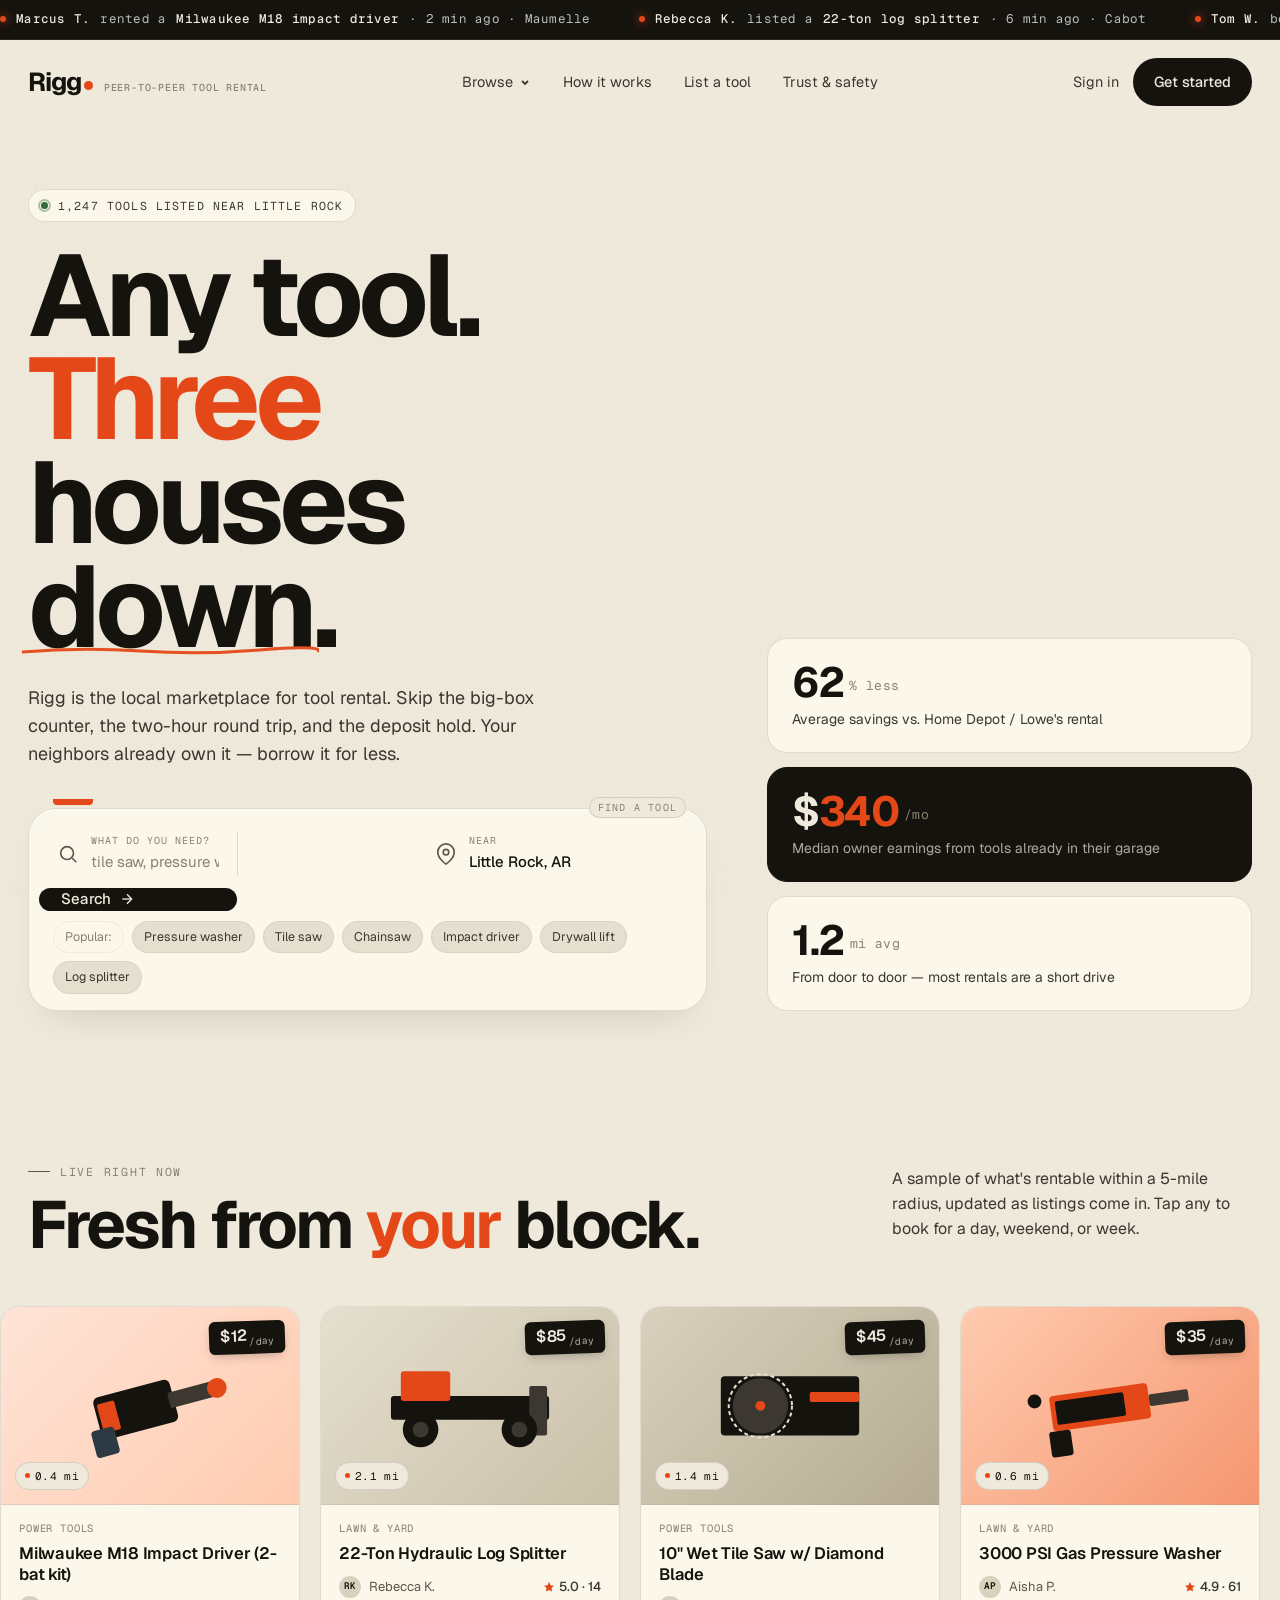
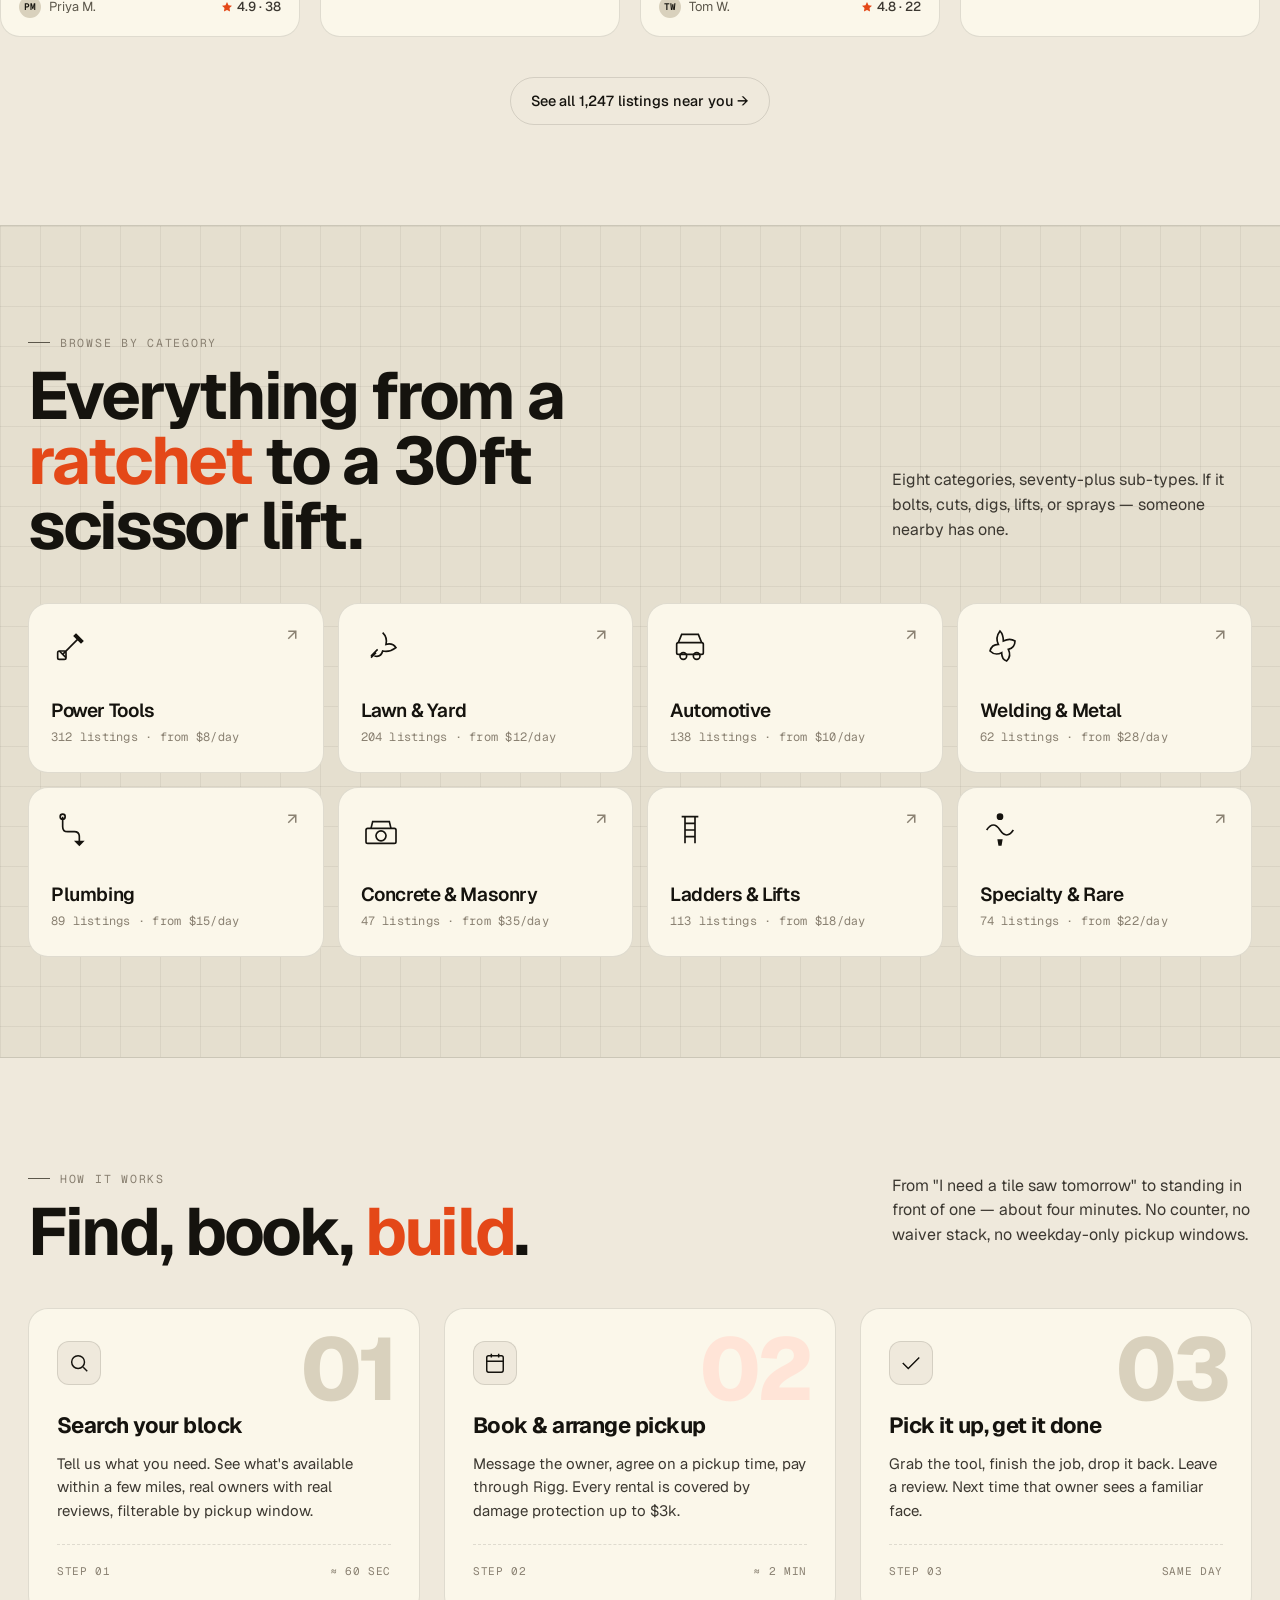
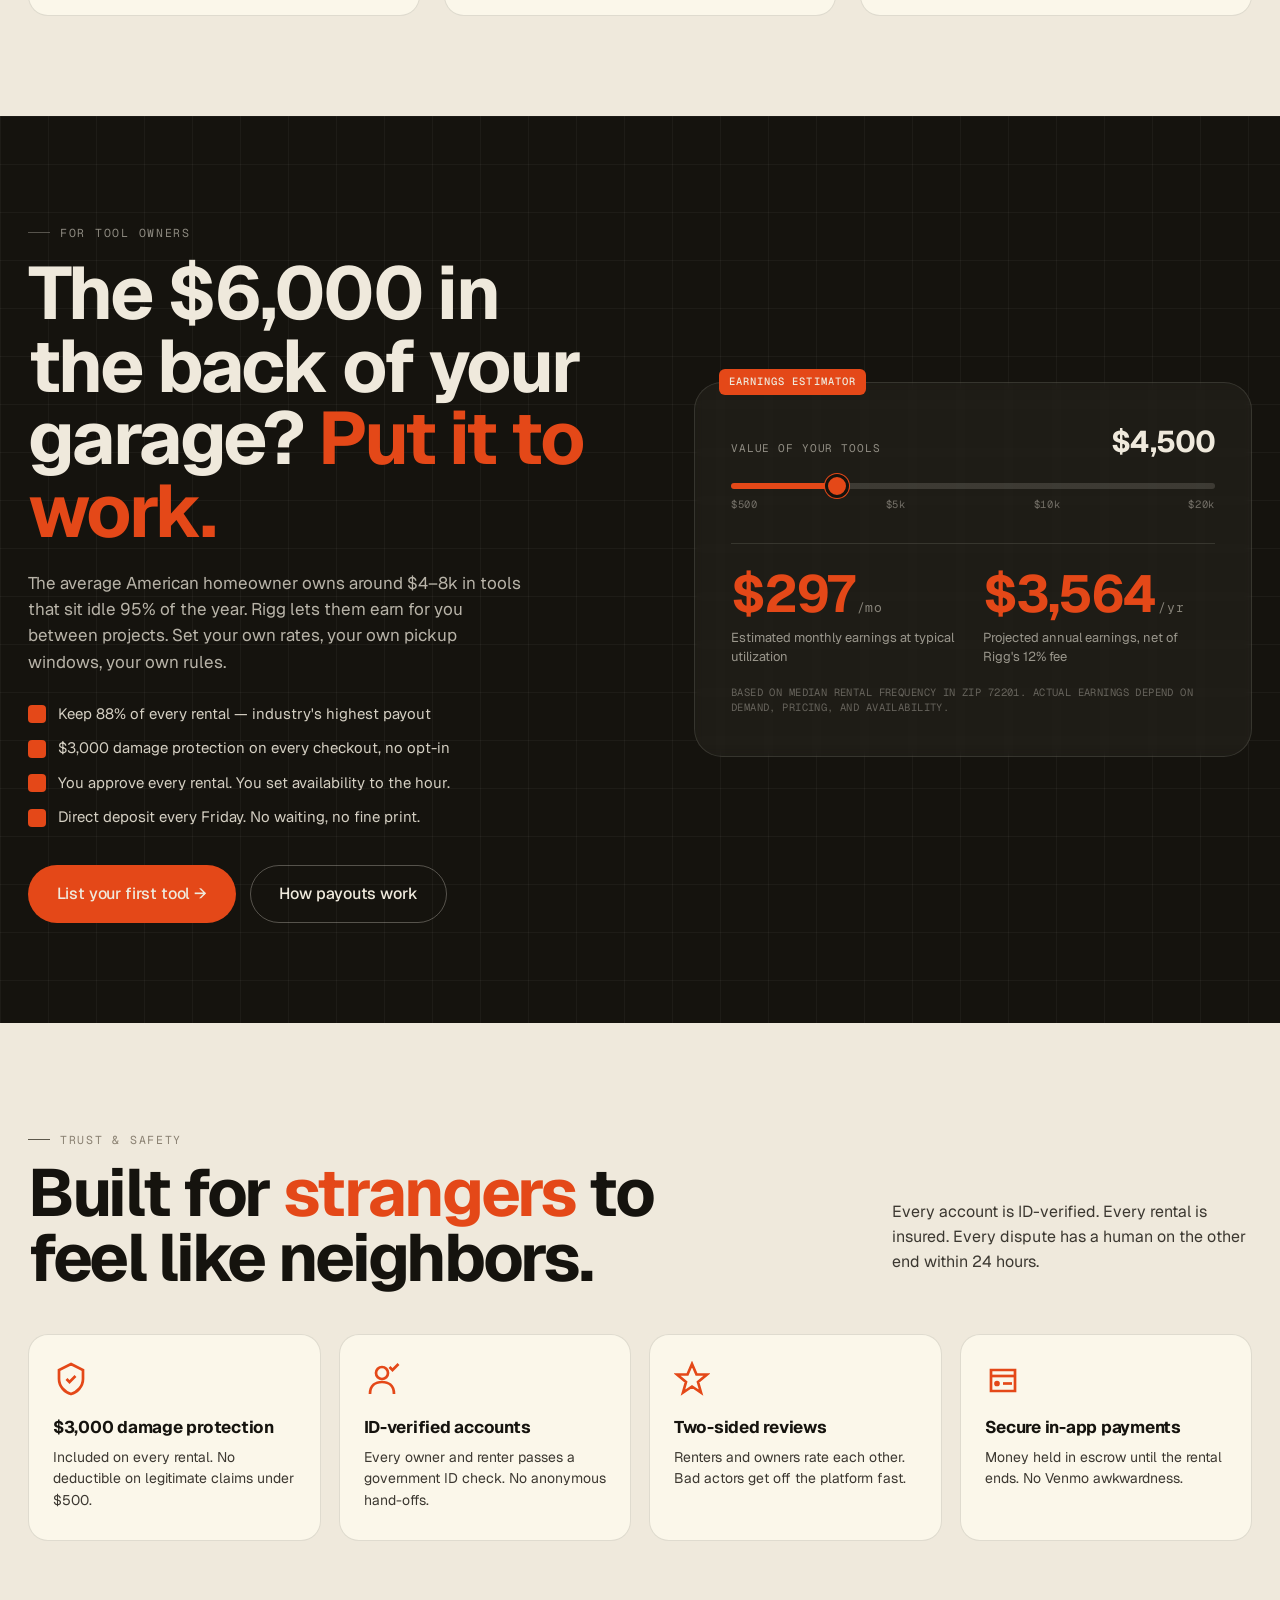
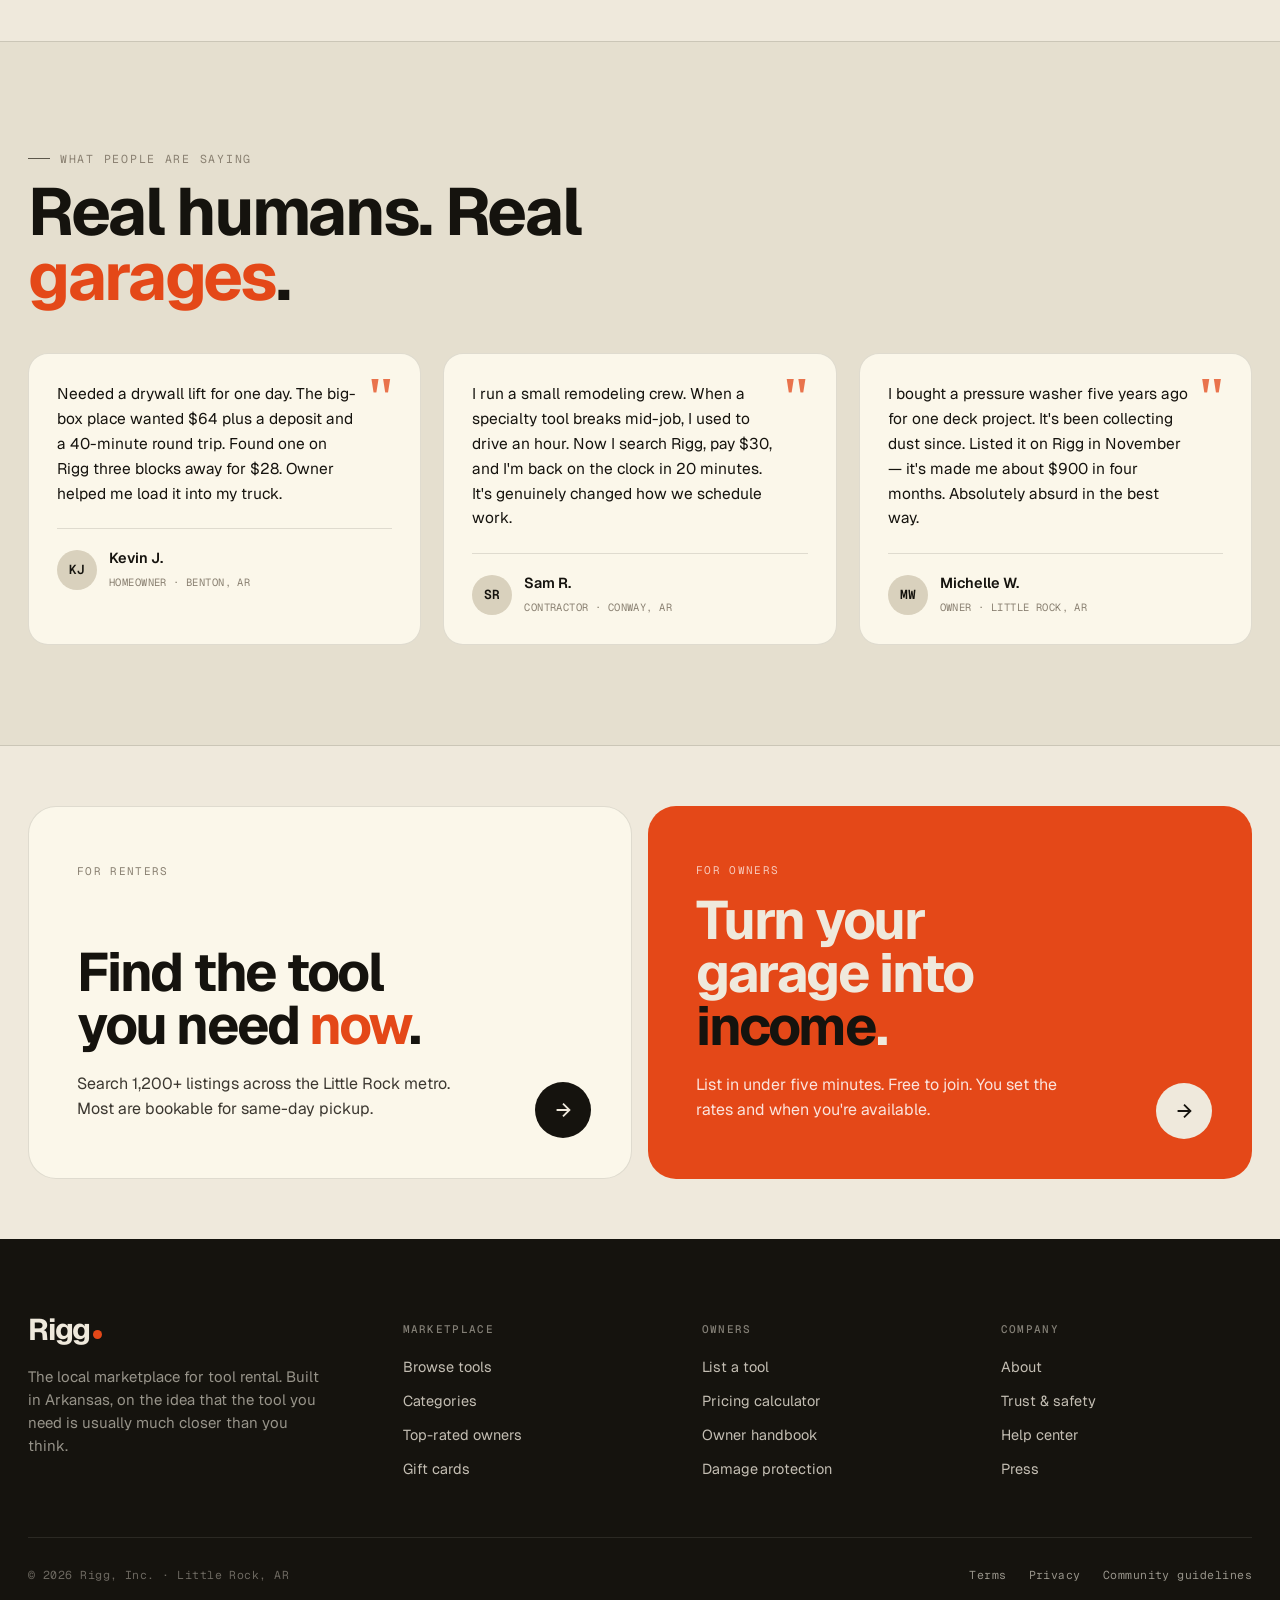
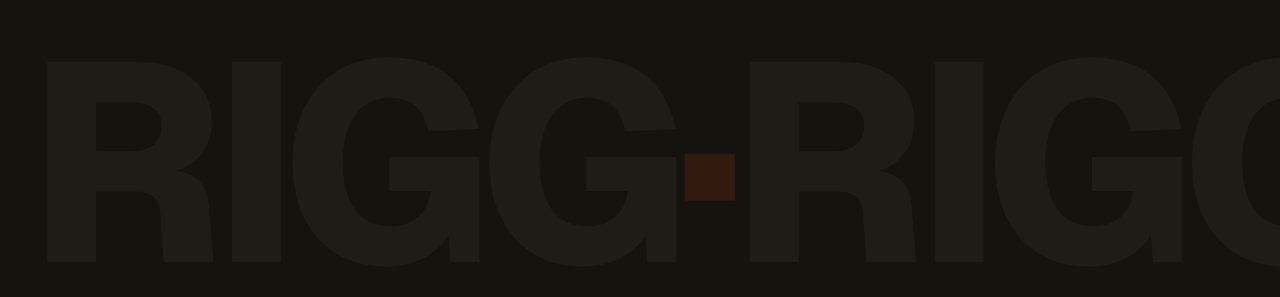
<file: index.html>
<!DOCTYPE html>
<html lang="en">
<head>
<meta charset="UTF-8" />
<meta name="viewport" content="width=device-width, initial-scale=1.0" />
<title>Rigg — Rent tools from your block</title>
<meta name="description" content="Rent tools from people near you. Skip the big-box rental counter, save money, and earn from gear sitting in your garage." />

<link rel="preconnect" href="https://fonts.googleapis.com">
<link rel="preconnect" href="https://fonts.gstatic.com" crossorigin>
<link href="https://fonts.googleapis.com/css2?family=Geist:wght@300..800&family=Geist+Mono:wght@400..600&display=swap" rel="stylesheet">
<link rel="stylesheet" href="styles.css">
</head>
<body>

<!-- ============== ACTIVITY TICKER ============== -->
<div class="ticker" aria-label="Live activity">
  <div class="ticker__rail">
    <span><span class="ticker__dot"></span><strong>Marcus T.</strong> rented a <strong>Milwaukee M18 impact driver</strong> · 2 min ago · Maumelle</span>
    <span><span class="ticker__dot"></span><strong>Rebecca K.</strong> listed a <strong>22-ton log splitter</strong> · 6 min ago · Cabot</span>
    <span><span class="ticker__dot"></span><strong>Tom W.</strong> booked a <strong>10" tile saw</strong> for Saturday · 11 min ago · Hillcrest</span>
    <span><span class="ticker__dot"></span><strong>Aisha P.</strong> returned a <strong>3000 PSI pressure washer</strong> · 14 min ago · Bryant</span>
    <span><span class="ticker__dot"></span><strong>Derek H.</strong> earned <strong>$76 this week</strong> renting out his Stihl · 18 min ago · Benton</span>
    <span><span class="ticker__dot"></span><strong>Marcus T.</strong> rented a <strong>Milwaukee M18 impact driver</strong> · 2 min ago · Maumelle</span>
    <span><span class="ticker__dot"></span><strong>Rebecca K.</strong> listed a <strong>22-ton log splitter</strong> · 6 min ago · Cabot</span>
    <span><span class="ticker__dot"></span><strong>Tom W.</strong> booked a <strong>10" tile saw</strong> for Saturday · 11 min ago · Hillcrest</span>
    <span><span class="ticker__dot"></span><strong>Aisha P.</strong> returned a <strong>3000 PSI pressure washer</strong> · 14 min ago · Bryant</span>
    <span><span class="ticker__dot"></span><strong>Derek H.</strong> earned <strong>$76 this week</strong> renting out his Stihl · 18 min ago · Benton</span>
  </div>
</div>

<!-- ============== NAV ============== -->
<nav class="nav" id="nav">
  <div class="container nav__row">
    <a href="index.html" class="logo" aria-label="Rigg home">
      Rigg<span class="logo__dot"></span>
      <sub>peer-to-peer tool rental</sub>
    </a>
    <div class="nav__links">
      <div class="nav__item" data-dropdown>
        <button class="nav__link" aria-haspopup="true" aria-expanded="false">
          Browse
          <svg viewBox="0 0 12 12" fill="none" stroke="currentColor" stroke-width="1.8"><polyline points="3 5 6 8 9 5"/></svg>
        </button>
        <div class="mega" role="menu">
          <div class="mega__head">
            <span>Browse by category</span>
            <a href="browse.html">View all 1,247 →</a>
          </div>
          <div class="mega__grid">
            <a href="browse.html?cat=power" class="mega__item">
              <svg class="mega__icon" viewBox="0 0 48 48" fill="none" stroke="currentColor" stroke-width="2.2"><path d="M14 34 L34 14"/><path d="M10 30 L18 38"/><rect x="8" y="30" width="10" height="10" rx="2"/><path d="M30 10 L38 18 L36 20 L28 12 Z" fill="currentColor"/></svg>
              <div class="mega__name">Power Tools</div>
              <div class="mega__count">312 listings</div>
            </a>
            <a href="browse.html?cat=lawn" class="mega__item">
              <svg class="mega__icon" viewBox="0 0 48 48" fill="none" stroke="currentColor" stroke-width="2.2"><path d="M12 36 L20 28 M18 32 L12 38"/><path d="M26 8 Q32 14 30 22 Q38 20 42 26 Q34 32 26 30 Q24 38 16 36"/></svg>
              <div class="mega__name">Lawn &amp; Yard</div>
              <div class="mega__count">204 listings</div>
            </a>
            <a href="browse.html?cat=auto" class="mega__item">
              <svg class="mega__icon" viewBox="0 0 48 48" fill="none" stroke="currentColor" stroke-width="2.2"><rect x="8" y="20" width="32" height="14" rx="2"/><circle cx="16" cy="36" r="4"/><circle cx="32" cy="36" r="4"/><path d="M10 20 L14 10 L34 10 L38 20"/></svg>
              <div class="mega__name">Automotive</div>
              <div class="mega__count">138 listings</div>
            </a>
            <a href="browse.html?cat=weld" class="mega__item">
              <svg class="mega__icon" viewBox="0 0 48 48" fill="none" stroke="currentColor" stroke-width="2.2"><path d="M24 6 Q18 14 22 22 Q14 22 12 30 Q18 36 26 32 Q26 40 32 42 Q38 36 34 28 Q42 26 42 18 Q36 14 28 18 Q28 10 24 6 Z"/></svg>
              <div class="mega__name">Welding</div>
              <div class="mega__count">62 listings</div>
            </a>
            <a href="browse.html?cat=plumbing" class="mega__item">
              <svg class="mega__icon" viewBox="0 0 48 48" fill="none" stroke="currentColor" stroke-width="2.2"><path d="M14 8 L14 20 Q14 26 20 26 L28 26 Q34 26 34 32 L34 42"/><circle cx="14" cy="8" r="3"/><path d="M30 38 L34 42 L38 38 Z" fill="currentColor"/></svg>
              <div class="mega__name">Plumbing</div>
              <div class="mega__count">89 listings</div>
            </a>
            <a href="browse.html?cat=concrete" class="mega__item">
              <svg class="mega__icon" viewBox="0 0 48 48" fill="none" stroke="currentColor" stroke-width="2.2"><rect x="6" y="22" width="36" height="18" rx="2"/><circle cx="24" cy="31" r="6"/><path d="M12 22 L14 14 L34 14 L36 22"/></svg>
              <div class="mega__name">Concrete</div>
              <div class="mega__count">47 listings</div>
            </a>
            <a href="browse.html?cat=ladders" class="mega__item">
              <svg class="mega__icon" viewBox="0 0 48 48" fill="none" stroke="currentColor" stroke-width="2.2"><path d="M18 8 L18 40 M30 8 L30 40 M18 16 L30 16 M18 24 L30 24 M18 32 L30 32"/><path d="M14 8 L34 8"/></svg>
              <div class="mega__name">Ladders &amp; Lifts</div>
              <div class="mega__count">113 listings</div>
            </a>
            <a href="browse.html?cat=specialty" class="mega__item">
              <svg class="mega__icon" viewBox="0 0 48 48" fill="none" stroke="currentColor" stroke-width="2.2"><path d="M8 24 Q16 12 24 24 T40 24"/><circle cx="24" cy="8" r="3" fill="currentColor"/><path d="M22 36 L26 36 L25 42 L23 42 Z" fill="currentColor"/></svg>
              <div class="mega__name">Specialty &amp; Rare</div>
              <div class="mega__count">74 listings</div>
            </a>
          </div>
          <a href="listing.html?surprise=1" class="mega__surprise" id="surpriseMe">
            <div class="mega__surprise-left">
              <div class="mega__die">🎲</div>
              <div>
                <strong>Surprise me</strong>
                <small>Open a random tool — might find something you didn't know you needed</small>
              </div>
            </div>
            <div class="mega__arrow">
              <svg viewBox="0 0 24 24" fill="none" stroke="currentColor" stroke-width="2"><line x1="5" y1="12" x2="19" y2="12"/><polyline points="12 5 19 12 12 19"/></svg>
            </div>
          </a>
        </div>
      </div>
      <a href="#how" class="nav__link">How it works</a>
      <a href="#earn" class="nav__link">List a tool</a>
      <a href="#trust" class="nav__link">Trust &amp; safety</a>
    </div>
    <div class="nav__cta">
      <a href="#" class="nav__signin">Sign in</a>
      <a href="browse.html" class="btn btn--primary">Get started</a>
      <button class="btn btn--ghost nav__burger" aria-label="Menu">
        <svg width="20" height="20" viewBox="0 0 24 24" fill="none" stroke="currentColor" stroke-width="2"><line x1="3" y1="7" x2="21" y2="7"/><line x1="3" y1="17" x2="21" y2="17"/></svg>
      </button>
    </div>
  </div>
</nav>

<!-- ============== HERO ============== -->
<header class="hero">
  <div class="container hero__grid">
    <div>
      <span class="eyebrow rise rise-1"><span class="eyebrow__live"></span>1,247 tools listed near Little Rock</span>
      <h1 class="rise rise-2">
        Any tool.<br>
        <span class="accent">Three</span> houses<br>
        <span class="scribble">down</span>.
      </h1>
      <p class="hero__sub rise rise-3">
        Rigg is the local marketplace for tool rental. Skip the big-box counter, the two-hour round trip, and the deposit hold. Your neighbors already own it — borrow it for less.
      </p>

      <div class="console rise rise-4" style="margin-top: 40px;">
        <span class="console__label">Find a tool</span>
        <div class="console__row">
          <div class="console__field">
            <svg class="console__icon" viewBox="0 0 24 24" fill="none" stroke="currentColor" stroke-width="1.8"><circle cx="11" cy="11" r="7"/><line x1="21" y1="21" x2="16.65" y2="16.65"/></svg>
            <div style="flex:1;">
              <label>What do you need?</label>
              <input type="text" placeholder="tile saw, pressure washer, log splitter…" id="heroSearch" />
            </div>
          </div>
          <div class="console__divider"></div>
          <div class="console__field">
            <svg class="console__icon" viewBox="0 0 24 24" fill="none" stroke="currentColor" stroke-width="1.8"><path d="M21 10c0 7-9 13-9 13s-9-6-9-13a9 9 0 0 1 18 0z"/><circle cx="12" cy="10" r="3"/></svg>
            <div style="flex:1;">
              <label>Near</label>
              <input type="text" value="Little Rock, AR" />
            </div>
          </div>
          <a href="browse.html" class="console__submit">
            Search
            <svg viewBox="0 0 24 24" fill="none" stroke="currentColor" stroke-width="2"><line x1="5" y1="12" x2="19" y2="12"/><polyline points="12 5 19 12 12 19"/></svg>
          </a>
        </div>
        <div class="console__chips">
          <span class="chip chip--ghost" style="color: var(--muted); cursor: default;">Popular:</span>
          <a href="browse.html?q=pressure+washer" class="chip">Pressure washer</a>
          <a href="browse.html?q=tile+saw" class="chip">Tile saw</a>
          <a href="browse.html?q=chainsaw" class="chip">Chainsaw</a>
          <a href="browse.html?q=impact+driver" class="chip">Impact driver</a>
          <a href="browse.html?q=drywall+lift" class="chip">Drywall lift</a>
          <a href="browse.html?q=log+splitter" class="chip">Log splitter</a>
        </div>
      </div>
    </div>

    <div class="stats-stack rise rise-5">
      <div class="stat-card">
        <div class="stat-card__num">62<sub>% less</sub></div>
        <div class="stat-card__label">Average savings vs. Home Depot / Lowe's rental</div>
      </div>
      <div class="stat-card stat-card--orange">
        <div class="stat-card__num">$<span class="accent">340</span><sub>/mo</sub></div>
        <div class="stat-card__label">Median owner earnings from tools already in their garage</div>
      </div>
      <div class="stat-card">
        <div class="stat-card__num">1.2<sub>mi avg</sub></div>
        <div class="stat-card__label">From door to door — most rentals are a short drive</div>
      </div>
    </div>
  </div>
</header>

<!-- ============== LIVE LISTINGS ============== -->
<section class="section listings-section" id="browse">
  <div class="container">
    <div class="section-head">
      <div>
        <span class="kicker">Live right now</span>
        <h2>Fresh from <span class="accent">your</span> block.</h2>
      </div>
      <div class="section-head__right">
        <p>A sample of what's rentable within a 5-mile radius, updated as listings come in. Tap any to book for a day, weekend, or week.</p>
      </div>
    </div>
  </div>

  <div class="container">
    <div class="listings-strip" id="listingsStrip">
      <a href="listing.html?id=milwaukee-impact" class="listing">
        <div class="listing__image" style="background: linear-gradient(135deg, #FFE4D7 0%, #FFCBAF 100%);">
          <svg class="tool-illo" viewBox="0 0 300 200" xmlns="http://www.w3.org/2000/svg">
            <g transform="translate(150 100) rotate(-15)">
              <rect x="-55" y="-22" width="80" height="44" rx="6" fill="#15130E"/>
              <rect x="-52" y="-15" width="18" height="30" rx="2" fill="#E44818"/>
              <rect x="20" y="-8" width="50" height="16" rx="2" fill="#3C3831"/>
              <circle cx="70" cy="0" r="10" fill="#E44818"/>
              <rect x="-65" y="10" width="24" height="28" rx="4" fill="#2D3A44"/>
            </g>
          </svg>
          <div class="listing__price-tag">$12<sub>/day</sub></div>
          <div class="listing__distance">0.4 mi</div>
        </div>
        <div class="listing__body">
          <div class="listing__cat">Power tools</div>
          <div class="listing__title">Milwaukee M18 Impact Driver (2-bat kit)</div>
          <div class="listing__meta">
            <div class="listing__owner"><div class="owner-avatar">PM</div>Priya M.</div>
            <span class="listing__rating">
              <svg viewBox="0 0 24 24" fill="currentColor"><polygon points="12 2 15.09 8.26 22 9.27 17 14.14 18.18 21.02 12 17.77 5.82 21.02 7 14.14 2 9.27 8.91 8.26"/></svg>
              4.9 · 38
            </span>
          </div>
        </div>
      </a>

      <a href="listing.html?id=log-splitter" class="listing">
        <div class="listing__image" style="background: linear-gradient(135deg, #E5DFCF 0%, #C9C0A8 100%);">
          <svg class="tool-illo" viewBox="0 0 300 200" xmlns="http://www.w3.org/2000/svg">
            <g transform="translate(150 100)">
              <rect x="-80" y="-10" width="160" height="24" rx="3" fill="#15130E"/>
              <rect x="-70" y="-35" width="50" height="30" rx="3" fill="#E44818"/>
              <rect x="60" y="-20" width="18" height="50" rx="2" fill="#3C3831"/>
              <circle cx="-50" cy="24" r="18" fill="#15130E"/>
              <circle cx="-50" cy="24" r="8" fill="#3C3831"/>
              <circle cx="50" cy="24" r="18" fill="#15130E"/>
              <circle cx="50" cy="24" r="8" fill="#3C3831"/>
            </g>
          </svg>
          <div class="listing__price-tag">$85<sub>/day</sub></div>
          <div class="listing__distance">2.1 mi</div>
        </div>
        <div class="listing__body">
          <div class="listing__cat">Lawn &amp; yard</div>
          <div class="listing__title">22-Ton Hydraulic Log Splitter</div>
          <div class="listing__meta">
            <div class="listing__owner"><div class="owner-avatar">RK</div>Rebecca K.</div>
            <span class="listing__rating">
              <svg viewBox="0 0 24 24" fill="currentColor"><polygon points="12 2 15.09 8.26 22 9.27 17 14.14 18.18 21.02 12 17.77 5.82 21.02 7 14.14 2 9.27 8.91 8.26"/></svg>
              5.0 · 14
            </span>
          </div>
        </div>
      </a>

      <a href="listing.html" class="listing">
        <div class="listing__image" style="background: linear-gradient(135deg, #D9D1BD 0%, #B5AB92 100%);">
          <svg class="tool-illo" viewBox="0 0 300 200" xmlns="http://www.w3.org/2000/svg">
            <g transform="translate(150 100)">
              <rect x="-70" y="-30" width="140" height="60" rx="4" fill="#15130E"/>
              <circle cx="-30" cy="0" r="32" fill="none" stroke="#E5DFCF" stroke-width="2" stroke-dasharray="4 3"/>
              <circle cx="-30" cy="0" r="28" fill="#3C3831"/>
              <circle cx="-30" cy="0" r="5" fill="#E44818"/>
              <rect x="20" y="-14" width="50" height="10" rx="2" fill="#E44818"/>
            </g>
          </svg>
          <div class="listing__price-tag">$45<sub>/day</sub></div>
          <div class="listing__distance">1.4 mi</div>
        </div>
        <div class="listing__body">
          <div class="listing__cat">Power tools</div>
          <div class="listing__title">10" Wet Tile Saw w/ Diamond Blade</div>
          <div class="listing__meta">
            <div class="listing__owner"><div class="owner-avatar">TW</div>Tom W.</div>
            <span class="listing__rating">
              <svg viewBox="0 0 24 24" fill="currentColor"><polygon points="12 2 15.09 8.26 22 9.27 17 14.14 18.18 21.02 12 17.77 5.82 21.02 7 14.14 2 9.27 8.91 8.26"/></svg>
              4.8 · 22
            </span>
          </div>
        </div>
      </a>

      <a href="listing.html?id=pressure-washer" class="listing">
        <div class="listing__image" style="background: linear-gradient(135deg, #FFCBAF 0%, #F59670 100%);">
          <svg class="tool-illo" viewBox="0 0 300 200" xmlns="http://www.w3.org/2000/svg">
            <g transform="translate(150 100) rotate(-8)">
              <rect x="-60" y="-18" width="100" height="36" rx="4" fill="#E44818"/>
              <rect x="-55" y="-12" width="70" height="24" rx="2" fill="#15130E"/>
              <rect x="40" y="-6" width="40" height="12" rx="2" fill="#3C3831"/>
              <rect x="-65" y="18" width="22" height="26" rx="3" fill="#15130E"/>
              <circle cx="-75" cy="-15" r="7" fill="#15130E"/>
            </g>
          </svg>
          <div class="listing__price-tag">$35<sub>/day</sub></div>
          <div class="listing__distance">0.6 mi</div>
        </div>
        <div class="listing__body">
          <div class="listing__cat">Lawn &amp; yard</div>
          <div class="listing__title">3000 PSI Gas Pressure Washer</div>
          <div class="listing__meta">
            <div class="listing__owner"><div class="owner-avatar">AP</div>Aisha P.</div>
            <span class="listing__rating">
              <svg viewBox="0 0 24 24" fill="currentColor"><polygon points="12 2 15.09 8.26 22 9.27 17 14.14 18.18 21.02 12 17.77 5.82 21.02 7 14.14 2 9.27 8.91 8.26"/></svg>
              4.9 · 61
            </span>
          </div>
        </div>
      </a>

      <a href="listing.html?id=chainsaw" class="listing">
        <div class="listing__image" style="background: linear-gradient(135deg, #2D3A44 0%, #4A5A68 100%);">
          <svg class="tool-illo" viewBox="0 0 300 200" xmlns="http://www.w3.org/2000/svg">
            <g transform="translate(150 100) rotate(-10)">
              <rect x="-20" y="-8" width="90" height="16" rx="2" fill="#E44818"/>
              <path d="M70 -8 L110 -4 L110 4 L70 8 Z" fill="#E5DFCF"/>
              <rect x="-80" y="-24" width="60" height="48" rx="8" fill="#15130E"/>
              <circle cx="-70" cy="0" r="8" fill="#E44818"/>
              <rect x="-95" y="-8" width="20" height="16" rx="2" fill="#3C3831"/>
            </g>
          </svg>
          <div class="listing__price-tag">$38<sub>/day</sub></div>
          <div class="listing__distance">1.9 mi</div>
        </div>
        <div class="listing__body">
          <div class="listing__cat">Lawn &amp; yard</div>
          <div class="listing__title">Stihl MS 271 Farm Boss Chainsaw</div>
          <div class="listing__meta">
            <div class="listing__owner"><div class="owner-avatar">DH</div>Derek H.</div>
            <span class="listing__rating">
              <svg viewBox="0 0 24 24" fill="currentColor"><polygon points="12 2 15.09 8.26 22 9.27 17 14.14 18.18 21.02 12 17.77 5.82 21.02 7 14.14 2 9.27 8.91 8.26"/></svg>
              5.0 · 27
            </span>
          </div>
        </div>
      </a>

      <a href="listing.html?id=drywall-lift" class="listing">
        <div class="listing__image" style="background: linear-gradient(135deg, #EFE9DC 0%, #D9D1BD 100%);">
          <svg class="tool-illo" viewBox="0 0 300 200" xmlns="http://www.w3.org/2000/svg">
            <g transform="translate(150 100)">
              <line x1="-50" y1="-60" x2="-50" y2="60" stroke="#15130E" stroke-width="4"/>
              <line x1="50" y1="-60" x2="50" y2="60" stroke="#15130E" stroke-width="4"/>
              <line x1="-50" y1="-40" x2="50" y2="-40" stroke="#15130E" stroke-width="3"/>
              <line x1="-50" y1="-10" x2="50" y2="-10" stroke="#15130E" stroke-width="3"/>
              <line x1="-50" y1="20" x2="50" y2="20" stroke="#15130E" stroke-width="3"/>
              <rect x="-60" y="-65" width="120" height="8" fill="#E44818"/>
            </g>
          </svg>
          <div class="listing__price-tag">$28<sub>/day</sub></div>
          <div class="listing__distance">3.2 mi</div>
        </div>
        <div class="listing__body">
          <div class="listing__cat">Specialty</div>
          <div class="listing__title">11-ft Drywall &amp; Panel Lift</div>
          <div class="listing__meta">
            <div class="listing__owner"><div class="owner-avatar">LB</div>Lisa B.</div>
            <span class="listing__rating">
              <svg viewBox="0 0 24 24" fill="currentColor"><polygon points="12 2 15.09 8.26 22 9.27 17 14.14 18.18 21.02 12 17.77 5.82 21.02 7 14.14 2 9.27 8.91 8.26"/></svg>
              4.7 · 9
            </span>
          </div>
        </div>
      </a>

      <a href="listing.html?id=compactor" class="listing">
        <div class="listing__image" style="background: linear-gradient(135deg, #B83712 0%, #E44818 100%);">
          <svg class="tool-illo" viewBox="0 0 300 200" xmlns="http://www.w3.org/2000/svg">
            <g transform="translate(150 100)">
              <rect x="-55" y="-10" width="110" height="40" rx="4" fill="#15130E"/>
              <rect x="-70" y="-30" width="40" height="24" rx="3" fill="#3C3831"/>
              <circle cx="-40" cy="30" r="14" fill="#15130E" stroke="#EFE9DC" stroke-width="3"/>
              <circle cx="40" cy="30" r="14" fill="#15130E" stroke="#EFE9DC" stroke-width="3"/>
              <rect x="-20" y="-22" width="50" height="12" rx="2" fill="#EFE9DC"/>
            </g>
          </svg>
          <div class="listing__price-tag">$55<sub>/day</sub></div>
          <div class="listing__distance">2.5 mi</div>
        </div>
        <div class="listing__body">
          <div class="listing__cat">Concrete</div>
          <div class="listing__title">Honda GX-Powered Plate Compactor</div>
          <div class="listing__meta">
            <div class="listing__owner"><div class="owner-avatar">CO</div>Chris O.</div>
            <span class="listing__rating">
              <svg viewBox="0 0 24 24" fill="currentColor"><polygon points="12 2 15.09 8.26 22 9.27 17 14.14 18.18 21.02 12 17.77 5.82 21.02 7 14.14 2 9.27 8.91 8.26"/></svg>
              4.9 · 18
            </span>
          </div>
        </div>
      </a>

      <a href="listing.html?id=sawzall" class="listing">
        <div class="listing__image" style="background: linear-gradient(135deg, #FBF7EA 0%, #E5DFCF 100%);">
          <svg class="tool-illo" viewBox="0 0 300 200" xmlns="http://www.w3.org/2000/svg">
            <g transform="translate(150 100) rotate(20)">
              <rect x="-70" y="-10" width="100" height="20" rx="3" fill="#E44818"/>
              <rect x="30" y="-5" width="80" height="10" rx="2" fill="#3C3831"/>
              <rect x="-90" y="-20" width="25" height="40" rx="4" fill="#15130E"/>
              <circle cx="110" cy="0" r="6" fill="#15130E"/>
            </g>
          </svg>
          <div class="listing__price-tag">$15<sub>/day</sub></div>
          <div class="listing__distance">0.8 mi</div>
        </div>
        <div class="listing__body">
          <div class="listing__cat">Power tools</div>
          <div class="listing__title">DeWalt 20V Sawzall Recip Saw</div>
          <div class="listing__meta">
            <div class="listing__owner"><div class="owner-avatar">MT</div>Marcus T.</div>
            <span class="listing__rating">
              <svg viewBox="0 0 24 24" fill="currentColor"><polygon points="12 2 15.09 8.26 22 9.27 17 14.14 18.18 21.02 12 17.77 5.82 21.02 7 14.14 2 9.27 8.91 8.26"/></svg>
              4.8 · 43
            </span>
          </div>
        </div>
      </a>
    </div>

    <div style="display: flex; justify-content: center; margin-top: 10px;">
      <a href="browse.html" class="btn btn--ghost">See all 1,247 listings near you →</a>
    </div>
  </div>
</section>

<!-- ============== CATEGORIES ============== -->
<section class="section categories-section">
  <div class="container">
    <div class="section-head">
      <div>
        <span class="kicker">Browse by category</span>
        <h2>Everything from a <span class="accent">ratchet</span> to a 30ft scissor lift.</h2>
      </div>
      <div class="section-head__right">
        <p>Eight categories, seventy-plus sub-types. If it bolts, cuts, digs, lifts, or sprays — someone nearby has one.</p>
      </div>
    </div>

    <div class="cat-grid">
      <a href="browse.html?cat=power" class="cat">
        <svg class="cat__icon" viewBox="0 0 48 48" fill="none" stroke="currentColor" stroke-width="2"><path d="M14 34 L34 14"/><path d="M10 30 L18 38"/><rect x="8" y="30" width="10" height="10" rx="2"/><path d="M30 10 L38 18 L36 20 L28 12 Z" fill="currentColor"/></svg>
        <div class="cat__arrow"><svg viewBox="0 0 24 24" fill="none" stroke="currentColor" stroke-width="2"><line x1="7" y1="17" x2="17" y2="7"/><polyline points="7 7 17 7 17 17"/></svg></div>
        <div>
          <div class="cat__name">Power Tools</div>
          <div class="cat__count">312 listings · from $8/day</div>
        </div>
      </a>
      <a href="browse.html?cat=lawn" class="cat">
        <svg class="cat__icon" viewBox="0 0 48 48" fill="none" stroke="currentColor" stroke-width="2"><path d="M12 36 L20 28 M18 32 L12 38"/><path d="M26 8 Q32 14 30 22 Q38 20 42 26 Q34 32 26 30 Q24 38 16 36"/></svg>
        <div class="cat__arrow"><svg viewBox="0 0 24 24" fill="none" stroke="currentColor" stroke-width="2"><line x1="7" y1="17" x2="17" y2="7"/><polyline points="7 7 17 7 17 17"/></svg></div>
        <div>
          <div class="cat__name">Lawn &amp; Yard</div>
          <div class="cat__count">204 listings · from $12/day</div>
        </div>
      </a>
      <a href="browse.html?cat=auto" class="cat">
        <svg class="cat__icon" viewBox="0 0 48 48" fill="none" stroke="currentColor" stroke-width="2"><rect x="8" y="20" width="32" height="14" rx="2"/><circle cx="16" cy="36" r="4"/><circle cx="32" cy="36" r="4"/><path d="M10 20 L14 10 L34 10 L38 20"/></svg>
        <div class="cat__arrow"><svg viewBox="0 0 24 24" fill="none" stroke="currentColor" stroke-width="2"><line x1="7" y1="17" x2="17" y2="7"/><polyline points="7 7 17 7 17 17"/></svg></div>
        <div>
          <div class="cat__name">Automotive</div>
          <div class="cat__count">138 listings · from $10/day</div>
        </div>
      </a>
      <a href="browse.html?cat=weld" class="cat">
        <svg class="cat__icon" viewBox="0 0 48 48" fill="none" stroke="currentColor" stroke-width="2"><path d="M24 6 Q18 14 22 22 Q14 22 12 30 Q18 36 26 32 Q26 40 32 42 Q38 36 34 28 Q42 26 42 18 Q36 14 28 18 Q28 10 24 6 Z"/></svg>
        <div class="cat__arrow"><svg viewBox="0 0 24 24" fill="none" stroke="currentColor" stroke-width="2"><line x1="7" y1="17" x2="17" y2="7"/><polyline points="7 7 17 7 17 17"/></svg></div>
        <div>
          <div class="cat__name">Welding &amp; Metal</div>
          <div class="cat__count">62 listings · from $28/day</div>
        </div>
      </a>
      <a href="browse.html?cat=plumbing" class="cat">
        <svg class="cat__icon" viewBox="0 0 48 48" fill="none" stroke="currentColor" stroke-width="2"><path d="M14 8 L14 20 Q14 26 20 26 L28 26 Q34 26 34 32 L34 42"/><circle cx="14" cy="8" r="3"/><path d="M30 38 L34 42 L38 38 Z" fill="currentColor"/></svg>
        <div class="cat__arrow"><svg viewBox="0 0 24 24" fill="none" stroke="currentColor" stroke-width="2"><line x1="7" y1="17" x2="17" y2="7"/><polyline points="7 7 17 7 17 17"/></svg></div>
        <div>
          <div class="cat__name">Plumbing</div>
          <div class="cat__count">89 listings · from $15/day</div>
        </div>
      </a>
      <a href="browse.html?cat=concrete" class="cat">
        <svg class="cat__icon" viewBox="0 0 48 48" fill="none" stroke="currentColor" stroke-width="2"><rect x="6" y="22" width="36" height="18" rx="2"/><circle cx="24" cy="31" r="6"/><path d="M12 22 L14 14 L34 14 L36 22"/></svg>
        <div class="cat__arrow"><svg viewBox="0 0 24 24" fill="none" stroke="currentColor" stroke-width="2"><line x1="7" y1="17" x2="17" y2="7"/><polyline points="7 7 17 7 17 17"/></svg></div>
        <div>
          <div class="cat__name">Concrete &amp; Masonry</div>
          <div class="cat__count">47 listings · from $35/day</div>
        </div>
      </a>
      <a href="browse.html?cat=ladders" class="cat">
        <svg class="cat__icon" viewBox="0 0 48 48" fill="none" stroke="currentColor" stroke-width="2"><path d="M18 8 L18 40 M30 8 L30 40 M18 16 L30 16 M18 24 L30 24 M18 32 L30 32"/><path d="M14 8 L34 8"/></svg>
        <div class="cat__arrow"><svg viewBox="0 0 24 24" fill="none" stroke="currentColor" stroke-width="2"><line x1="7" y1="17" x2="17" y2="7"/><polyline points="7 7 17 7 17 17"/></svg></div>
        <div>
          <div class="cat__name">Ladders &amp; Lifts</div>
          <div class="cat__count">113 listings · from $18/day</div>
        </div>
      </a>
      <a href="browse.html?cat=specialty" class="cat">
        <svg class="cat__icon" viewBox="0 0 48 48" fill="none" stroke="currentColor" stroke-width="2"><path d="M8 24 Q16 12 24 24 T40 24"/><circle cx="24" cy="8" r="3" fill="currentColor"/><path d="M22 36 L26 36 L25 42 L23 42 Z" fill="currentColor"/></svg>
        <div class="cat__arrow"><svg viewBox="0 0 24 24" fill="none" stroke="currentColor" stroke-width="2"><line x1="7" y1="17" x2="17" y2="7"/><polyline points="7 7 17 7 17 17"/></svg></div>
        <div>
          <div class="cat__name">Specialty &amp; Rare</div>
          <div class="cat__count">74 listings · from $22/day</div>
        </div>
      </a>
    </div>
  </div>
</section>

<!-- ============== HOW IT WORKS ============== -->
<section class="section" id="how">
  <div class="container">
    <div class="section-head">
      <div>
        <span class="kicker">How it works</span>
        <h2>Find, book, <span class="accent">build</span>.</h2>
      </div>
      <div class="section-head__right">
        <p>From "I need a tile saw tomorrow" to standing in front of one — about four minutes. No counter, no waiver stack, no weekday-only pickup windows.</p>
      </div>
    </div>

    <div class="steps">
      <div class="step">
        <div class="step__num">01</div>
        <svg class="step__icon" viewBox="0 0 24 24" fill="none" stroke="currentColor" stroke-width="1.6"><circle cx="11" cy="11" r="7"/><line x1="21" y1="21" x2="16.65" y2="16.65"/></svg>
        <h3>Search your block</h3>
        <p>Tell us what you need. See what's available within a few miles, real owners with real reviews, filterable by pickup window.</p>
        <div class="step__meta"><span>Step 01</span><span>≈ 60 sec</span></div>
      </div>
      <div class="step">
        <div class="step__num">02</div>
        <svg class="step__icon" viewBox="0 0 24 24" fill="none" stroke="currentColor" stroke-width="1.6"><rect x="3" y="4" width="18" height="18" rx="2"/><line x1="16" y1="2" x2="16" y2="6"/><line x1="8" y1="2" x2="8" y2="6"/><line x1="3" y1="10" x2="21" y2="10"/></svg>
        <h3>Book &amp; arrange pickup</h3>
        <p>Message the owner, agree on a pickup time, pay through Rigg. Every rental is covered by damage protection up to $3k.</p>
        <div class="step__meta"><span>Step 02</span><span>≈ 2 min</span></div>
      </div>
      <div class="step">
        <div class="step__num">03</div>
        <svg class="step__icon" viewBox="0 0 24 24" fill="none" stroke="currentColor" stroke-width="1.6"><path d="M3 12 L9 18 L21 6"/></svg>
        <h3>Pick it up, get it done</h3>
        <p>Grab the tool, finish the job, drop it back. Leave a review. Next time that owner sees a familiar face.</p>
        <div class="step__meta"><span>Step 03</span><span>Same day</span></div>
      </div>
    </div>
  </div>
</section>

<!-- ============== EARN SECTION ============== -->
<section class="section earn-section" id="earn">
  <div class="container earn earn__grid">
    <div>
      <span class="kicker">For tool owners</span>
      <h2>The $6,000 in the back of your garage? <span class="accent">Put it to work.</span></h2>
      <p>
        The average American homeowner owns around $4–8k in tools that sit idle 95% of the year. Rigg lets them earn for you between projects. Set your own rates, your own pickup windows, your own rules.
      </p>
      <ul class="earn__bullets">
        <li>Keep 88% of every rental — industry's highest payout</li>
        <li>$3,000 damage protection on every checkout, no opt-in</li>
        <li>You approve every rental. You set availability to the hour.</li>
        <li>Direct deposit every Friday. No waiting, no fine print.</li>
      </ul>
      <div class="earn__actions">
        <a href="#" class="btn btn--orange btn--big">List your first tool →</a>
        <a href="#" class="btn btn--outline-paper btn--big">How payouts work</a>
      </div>
    </div>

    <div class="calc">
      <span class="calc__tag">Earnings estimator</span>
      <div class="calc__head">
        <label>Value of your tools</label>
        <span class="calc__value" id="calcVal">$4,500</span>
      </div>
      <input type="range" min="500" max="20000" step="100" value="4500" class="calc__slider" id="calcSlider" />
      <div class="calc__scale">
        <span>$500</span>
        <span>$5k</span>
        <span>$10k</span>
        <span>$20k</span>
      </div>
      <div class="calc__result">
        <div>
          <div class="calc__num" id="calcMonth">$338<small>/mo</small></div>
          <div class="calc__result-label">Estimated monthly earnings at typical utilization</div>
        </div>
        <div>
          <div class="calc__num" id="calcYear">$4,056<small>/yr</small></div>
          <div class="calc__result-label">Projected annual earnings, net of Rigg's 12% fee</div>
        </div>
      </div>
      <div class="calc__note">Based on median rental frequency in ZIP 72201. Actual earnings depend on demand, pricing, and availability.</div>
    </div>
  </div>
</section>

<!-- ============== TRUST & SAFETY ============== -->
<section class="section" id="trust">
  <div class="container">
    <div class="section-head">
      <div>
        <span class="kicker">Trust &amp; safety</span>
        <h2>Built for <span class="accent">strangers</span> to feel like neighbors.</h2>
      </div>
      <div class="section-head__right">
        <p>Every account is ID-verified. Every rental is insured. Every dispute has a human on the other end within 24 hours.</p>
      </div>
    </div>

    <div class="trust-grid">
      <div class="trust-card">
        <svg class="trust-card__icon" viewBox="0 0 24 24" fill="none" stroke="currentColor" stroke-width="1.8"><path d="M12 2 L20 6 V12 C20 17 16 21 12 22 C8 21 4 17 4 12 V6 Z"/><path d="M9 12 L11 14 L15 10"/></svg>
        <h4>$3,000 damage protection</h4>
        <p>Included on every rental. No deductible on legitimate claims under $500.</p>
      </div>
      <div class="trust-card">
        <svg class="trust-card__icon" viewBox="0 0 24 24" fill="none" stroke="currentColor" stroke-width="1.8"><circle cx="12" cy="8" r="4"/><path d="M4 22 C4 16 8 14 12 14 C16 14 20 16 20 22"/><path d="M17 4 L19 6 L23 2"/></svg>
        <h4>ID-verified accounts</h4>
        <p>Every owner and renter passes a government ID check. No anonymous hand-offs.</p>
      </div>
      <div class="trust-card">
        <svg class="trust-card__icon" viewBox="0 0 24 24" fill="none" stroke="currentColor" stroke-width="1.8"><path d="M12 2 L15 9 L22 9 L16 14 L18 21 L12 17 L6 21 L8 14 L2 9 L9 9 Z"/></svg>
        <h4>Two-sided reviews</h4>
        <p>Renters and owners rate each other. Bad actors get off the platform fast.</p>
      </div>
      <div class="trust-card">
        <svg class="trust-card__icon" viewBox="0 0 24 24" fill="none" stroke="currentColor" stroke-width="1.8"><path d="M4 6 H20 V20 H4 Z"/><path d="M4 10 H20"/><circle cx="8" cy="15" r="1" fill="currentColor"/><path d="M12 15 H18"/></svg>
        <h4>Secure in-app payments</h4>
        <p>Money held in escrow until the rental ends. No Venmo awkwardness.</p>
      </div>
    </div>
  </div>
</section>

<!-- ============== TESTIMONIALS ============== -->
<section class="section testimonials-section">
  <div class="container">
    <div class="section-head">
      <div>
        <span class="kicker">What people are saying</span>
        <h2>Real humans. Real <span class="accent">garages</span>.</h2>
      </div>
    </div>

    <div class="tm-grid">
      <div class="tm">
        <div class="tm__quote">"</div>
        <p class="tm__body">Needed a drywall lift for one day. The big-box place wanted $64 plus a deposit and a 40-minute round trip. Found one on Rigg three blocks away for $28. Owner helped me load it into my truck.</p>
        <div class="tm__author">
          <div class="tm__avatar">KJ</div>
          <div class="tm__who">
            <strong>Kevin J.</strong>
            <small>HOMEOWNER · BENTON, AR</small>
          </div>
        </div>
      </div>
      <div class="tm">
        <div class="tm__quote">"</div>
        <p class="tm__body">I run a small remodeling crew. When a specialty tool breaks mid-job, I used to drive an hour. Now I search Rigg, pay $30, and I'm back on the clock in 20 minutes. It's genuinely changed how we schedule work.</p>
        <div class="tm__author">
          <div class="tm__avatar">SR</div>
          <div class="tm__who">
            <strong>Sam R.</strong>
            <small>CONTRACTOR · CONWAY, AR</small>
          </div>
        </div>
      </div>
      <div class="tm">
        <div class="tm__quote">"</div>
        <p class="tm__body">I bought a pressure washer five years ago for one deck project. It's been collecting dust since. Listed it on Rigg in November — it's made me about $900 in four months. Absolutely absurd in the best way.</p>
        <div class="tm__author">
          <div class="tm__avatar">MW</div>
          <div class="tm__who">
            <strong>Michelle W.</strong>
            <small>OWNER · LITTLE ROCK, AR</small>
          </div>
        </div>
      </div>
    </div>
  </div>
</section>

<!-- ============== DUAL CTA ============== -->
<section class="section section--pad-sm">
  <div class="container">
    <div class="dual-cta">
      <a href="browse.html" class="dual-card dual-card--rent">
        <div class="dual-card__tag">For renters</div>
        <div>
          <h3>Find the tool<br>you need <span class="accent">now</span>.</h3>
          <p>Search 1,200+ listings across the Little Rock metro. Most are bookable for same-day pickup.</p>
        </div>
        <div class="dual-card__arrow">
          <svg width="22" height="22" viewBox="0 0 24 24" fill="none" stroke="currentColor" stroke-width="2"><line x1="5" y1="12" x2="19" y2="12"/><polyline points="12 5 19 12 12 19"/></svg>
        </div>
      </a>
      <a href="#earn" class="dual-card dual-card--earn">
        <div class="dual-card__tag">For owners</div>
        <div>
          <h3>Turn your<br>garage into<br><span class="accent">income</span>.</h3>
          <p>List in under five minutes. Free to join. You set the rates and when you're available.</p>
        </div>
        <div class="dual-card__arrow">
          <svg width="22" height="22" viewBox="0 0 24 24" fill="none" stroke="currentColor" stroke-width="2"><line x1="5" y1="12" x2="19" y2="12"/><polyline points="12 5 19 12 12 19"/></svg>
        </div>
      </a>
    </div>
  </div>
</section>

<!-- ============== FOOTER ============== -->
<footer class="footer">
  <div class="container">
    <div class="footer__top">
      <div>
        <span class="logo">Rigg<span class="logo__dot"></span></span>
        <p class="footer__tag">The local marketplace for tool rental. Built in Arkansas, on the idea that the tool you need is usually much closer than you think.</p>
      </div>
      <div class="footer__col">
        <h5>Marketplace</h5>
        <ul>
          <li><a href="browse.html">Browse tools</a></li>
          <li><a href="browse.html">Categories</a></li>
          <li><a href="browse.html?sort=top-rated">Top-rated owners</a></li>
          <li><a href="#">Gift cards</a></li>
        </ul>
      </div>
      <div class="footer__col">
        <h5>Owners</h5>
        <ul>
          <li><a href="#">List a tool</a></li>
          <li><a href="#">Pricing calculator</a></li>
          <li><a href="#">Owner handbook</a></li>
          <li><a href="#">Damage protection</a></li>
        </ul>
      </div>
      <div class="footer__col">
        <h5>Company</h5>
        <ul>
          <li><a href="#">About</a></li>
          <li><a href="#">Trust &amp; safety</a></li>
          <li><a href="#">Help center</a></li>
          <li><a href="#">Press</a></li>
        </ul>
      </div>
    </div>
    <div class="footer__bottom">
      <div>© 2026 Rigg, Inc. · Little Rock, AR</div>
      <div style="display: flex; gap: 22px;">
        <a href="#">Terms</a>
        <a href="#">Privacy</a>
        <a href="#">Community guidelines</a>
      </div>
    </div>
  </div>

  <div class="wordmark" aria-hidden="true">RIGG<span class="accent">·</span>RIGG<span class="accent">·</span>RIGG</div>
</footer>

<script src="site.js"></script>
</body>
</html>
</file>
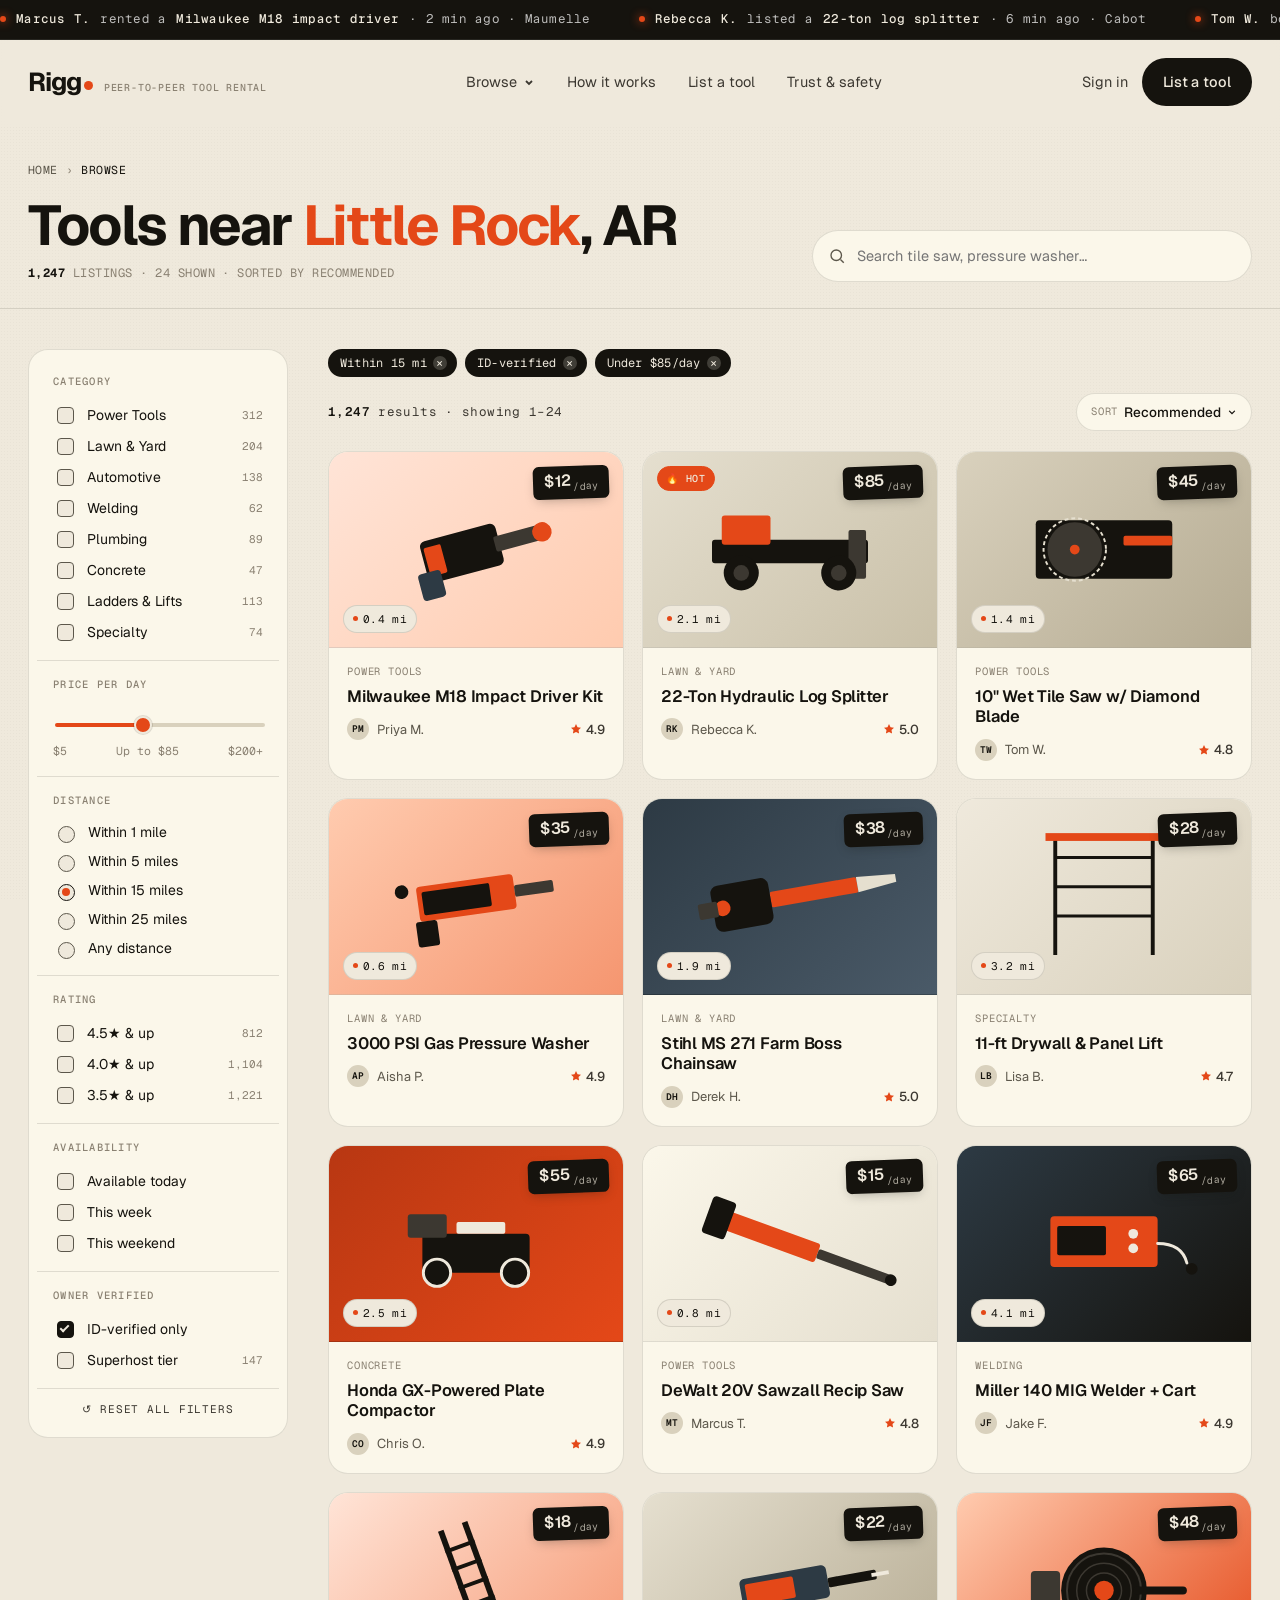
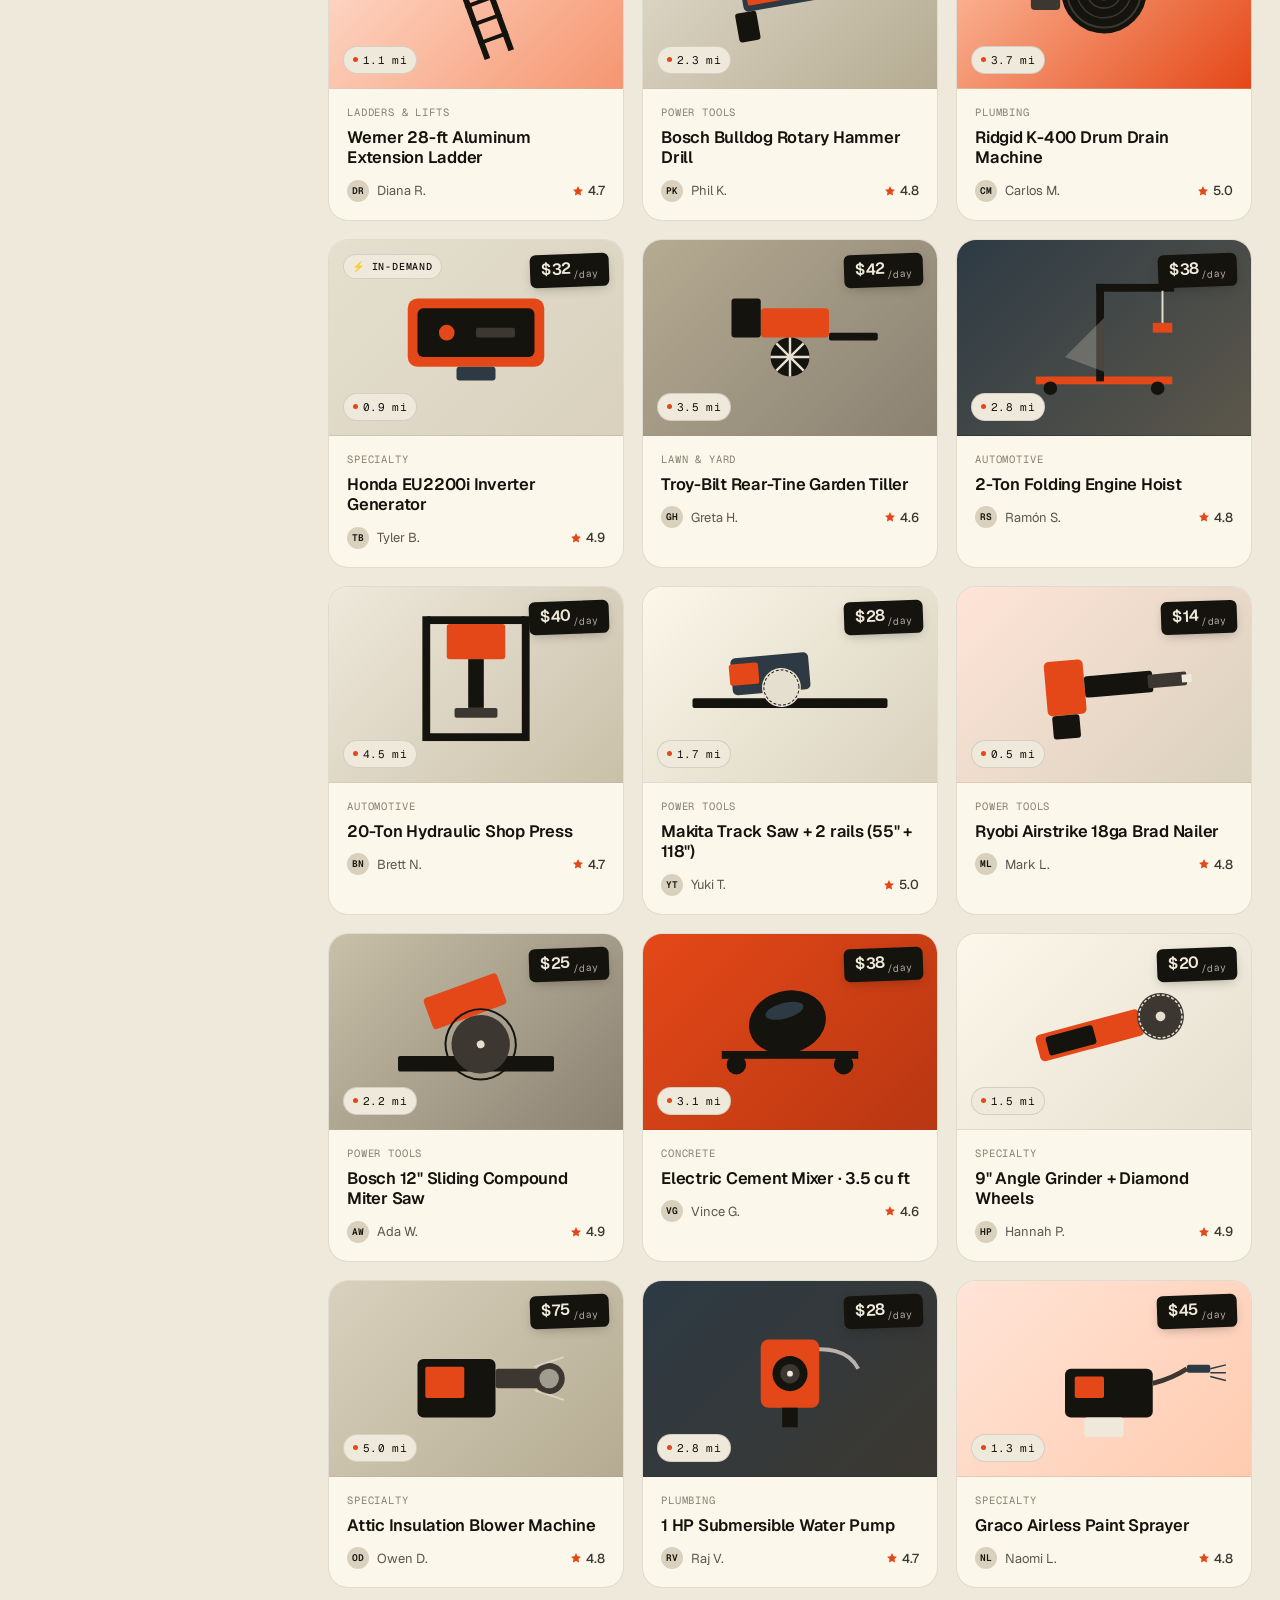
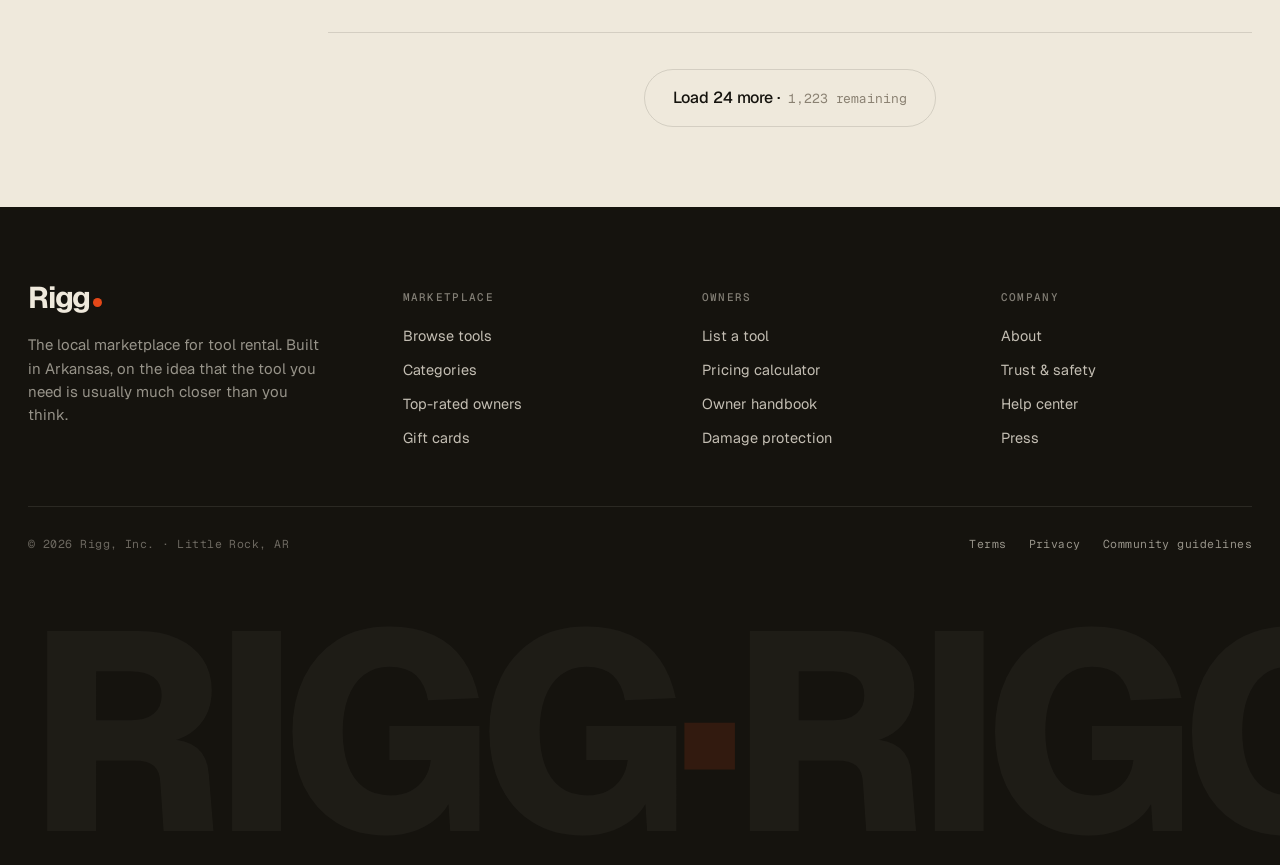
<file: browse.html>
<!DOCTYPE html>
<html lang="en">
<head>
<meta charset="UTF-8" />
<meta name="viewport" content="width=device-width, initial-scale=1.0" />
<title>Browse tools near Little Rock · Rigg</title>
<meta name="description" content="1,247 tools available to rent from neighbors near Little Rock, Arkansas. Filter by category, price, distance, and availability." />

<link rel="preconnect" href="https://fonts.googleapis.com">
<link rel="preconnect" href="https://fonts.gstatic.com" crossorigin>
<link href="https://fonts.googleapis.com/css2?family=Geist:wght@300..800&family=Geist+Mono:wght@400..600&display=swap" rel="stylesheet">
<link rel="stylesheet" href="styles.css">
</head>
<body>

<!-- ============== ACTIVITY TICKER ============== -->
<div class="ticker" aria-label="Live activity">
  <div class="ticker__rail">
    <span><span class="ticker__dot"></span><strong>Marcus T.</strong> rented a <strong>Milwaukee M18 impact driver</strong> · 2 min ago · Maumelle</span>
    <span><span class="ticker__dot"></span><strong>Rebecca K.</strong> listed a <strong>22-ton log splitter</strong> · 6 min ago · Cabot</span>
    <span><span class="ticker__dot"></span><strong>Tom W.</strong> booked a <strong>10" tile saw</strong> for Saturday · 11 min ago · Hillcrest</span>
    <span><span class="ticker__dot"></span><strong>Aisha P.</strong> returned a <strong>3000 PSI pressure washer</strong> · 14 min ago · Bryant</span>
    <span><span class="ticker__dot"></span><strong>Derek H.</strong> earned <strong>$76 this week</strong> renting out his Stihl · 18 min ago · Benton</span>
    <span><span class="ticker__dot"></span><strong>Marcus T.</strong> rented a <strong>Milwaukee M18 impact driver</strong> · 2 min ago · Maumelle</span>
    <span><span class="ticker__dot"></span><strong>Rebecca K.</strong> listed a <strong>22-ton log splitter</strong> · 6 min ago · Cabot</span>
    <span><span class="ticker__dot"></span><strong>Tom W.</strong> booked a <strong>10" tile saw</strong> for Saturday · 11 min ago · Hillcrest</span>
    <span><span class="ticker__dot"></span><strong>Aisha P.</strong> returned a <strong>3000 PSI pressure washer</strong> · 14 min ago · Bryant</span>
    <span><span class="ticker__dot"></span><strong>Derek H.</strong> earned <strong>$76 this week</strong> renting out his Stihl · 18 min ago · Benton</span>
  </div>
</div>

<!-- ============== NAV ============== -->
<nav class="nav" id="nav">
  <div class="container nav__row">
    <a href="index.html" class="logo" aria-label="Rigg home">
      Rigg<span class="logo__dot"></span>
      <sub>peer-to-peer tool rental</sub>
    </a>
    <div class="nav__links">
      <div class="nav__item is-open-target" data-dropdown>
        <button class="nav__link" aria-haspopup="true" aria-expanded="false">
          Browse
          <svg viewBox="0 0 12 12" fill="none" stroke="currentColor" stroke-width="1.8"><polyline points="3 5 6 8 9 5"/></svg>
        </button>
        <div class="mega" role="menu">
          <div class="mega__head">
            <span>Browse by category</span>
            <a href="browse.html">View all 1,247 →</a>
          </div>
          <div class="mega__grid">
            <a href="browse.html?cat=power" class="mega__item">
              <svg class="mega__icon" viewBox="0 0 48 48" fill="none" stroke="currentColor" stroke-width="2.2"><path d="M14 34 L34 14"/><path d="M10 30 L18 38"/><rect x="8" y="30" width="10" height="10" rx="2"/><path d="M30 10 L38 18 L36 20 L28 12 Z" fill="currentColor"/></svg>
              <div class="mega__name">Power Tools</div>
              <div class="mega__count">312 listings</div>
            </a>
            <a href="browse.html?cat=lawn" class="mega__item">
              <svg class="mega__icon" viewBox="0 0 48 48" fill="none" stroke="currentColor" stroke-width="2.2"><path d="M12 36 L20 28 M18 32 L12 38"/><path d="M26 8 Q32 14 30 22 Q38 20 42 26 Q34 32 26 30 Q24 38 16 36"/></svg>
              <div class="mega__name">Lawn &amp; Yard</div>
              <div class="mega__count">204 listings</div>
            </a>
            <a href="browse.html?cat=auto" class="mega__item">
              <svg class="mega__icon" viewBox="0 0 48 48" fill="none" stroke="currentColor" stroke-width="2.2"><rect x="8" y="20" width="32" height="14" rx="2"/><circle cx="16" cy="36" r="4"/><circle cx="32" cy="36" r="4"/><path d="M10 20 L14 10 L34 10 L38 20"/></svg>
              <div class="mega__name">Automotive</div>
              <div class="mega__count">138 listings</div>
            </a>
            <a href="browse.html?cat=weld" class="mega__item">
              <svg class="mega__icon" viewBox="0 0 48 48" fill="none" stroke="currentColor" stroke-width="2.2"><path d="M24 6 Q18 14 22 22 Q14 22 12 30 Q18 36 26 32 Q26 40 32 42 Q38 36 34 28 Q42 26 42 18 Q36 14 28 18 Q28 10 24 6 Z"/></svg>
              <div class="mega__name">Welding</div>
              <div class="mega__count">62 listings</div>
            </a>
            <a href="browse.html?cat=plumbing" class="mega__item">
              <svg class="mega__icon" viewBox="0 0 48 48" fill="none" stroke="currentColor" stroke-width="2.2"><path d="M14 8 L14 20 Q14 26 20 26 L28 26 Q34 26 34 32 L34 42"/><circle cx="14" cy="8" r="3"/><path d="M30 38 L34 42 L38 38 Z" fill="currentColor"/></svg>
              <div class="mega__name">Plumbing</div>
              <div class="mega__count">89 listings</div>
            </a>
            <a href="browse.html?cat=concrete" class="mega__item">
              <svg class="mega__icon" viewBox="0 0 48 48" fill="none" stroke="currentColor" stroke-width="2.2"><rect x="6" y="22" width="36" height="18" rx="2"/><circle cx="24" cy="31" r="6"/><path d="M12 22 L14 14 L34 14 L36 22"/></svg>
              <div class="mega__name">Concrete</div>
              <div class="mega__count">47 listings</div>
            </a>
            <a href="browse.html?cat=ladders" class="mega__item">
              <svg class="mega__icon" viewBox="0 0 48 48" fill="none" stroke="currentColor" stroke-width="2.2"><path d="M18 8 L18 40 M30 8 L30 40 M18 16 L30 16 M18 24 L30 24 M18 32 L30 32"/><path d="M14 8 L34 8"/></svg>
              <div class="mega__name">Ladders &amp; Lifts</div>
              <div class="mega__count">113 listings</div>
            </a>
            <a href="browse.html?cat=specialty" class="mega__item">
              <svg class="mega__icon" viewBox="0 0 48 48" fill="none" stroke="currentColor" stroke-width="2.2"><path d="M8 24 Q16 12 24 24 T40 24"/><circle cx="24" cy="8" r="3" fill="currentColor"/><path d="M22 36 L26 36 L25 42 L23 42 Z" fill="currentColor"/></svg>
              <div class="mega__name">Specialty &amp; Rare</div>
              <div class="mega__count">74 listings</div>
            </a>
          </div>
          <a href="listing.html?surprise=1" class="mega__surprise">
            <div class="mega__surprise-left">
              <div class="mega__die">🎲</div>
              <div>
                <strong>Surprise me</strong>
                <small>Open a random tool — might find something you didn't know you needed</small>
              </div>
            </div>
            <div class="mega__arrow">
              <svg viewBox="0 0 24 24" fill="none" stroke="currentColor" stroke-width="2"><line x1="5" y1="12" x2="19" y2="12"/><polyline points="12 5 19 12 12 19"/></svg>
            </div>
          </a>
        </div>
      </div>
      <a href="index.html#how" class="nav__link">How it works</a>
      <a href="index.html#earn" class="nav__link">List a tool</a>
      <a href="index.html#trust" class="nav__link">Trust &amp; safety</a>
    </div>
    <div class="nav__cta">
      <a href="#" class="nav__signin">Sign in</a>
      <a href="index.html#earn" class="btn btn--primary">List a tool</a>
      <button class="btn btn--ghost nav__burger" aria-label="Menu">
        <svg width="20" height="20" viewBox="0 0 24 24" fill="none" stroke="currentColor" stroke-width="2"><line x1="3" y1="7" x2="21" y2="7"/><line x1="3" y1="17" x2="21" y2="17"/></svg>
      </button>
    </div>
  </div>
</nav>

<!-- ============== PAGE HEAD ============== -->
<section class="page-head">
  <div class="container">
    <div class="crumbs">
      <a href="index.html">Home</a>
      <span>›</span>
      <span class="crumbs__current">Browse</span>
    </div>
    <div class="page-head__title-row">
      <div>
        <h1>Tools near <span class="accent">Little Rock</span>, AR</h1>
        <div class="page-head__meta"><strong style="color: var(--ink)">1,247</strong> listings · 24 shown · sorted by recommended</div>
      </div>
      <div class="page-head__search">
        <svg viewBox="0 0 24 24" fill="none" stroke="currentColor" stroke-width="1.8"><circle cx="11" cy="11" r="7"/><line x1="21" y1="21" x2="16.65" y2="16.65"/></svg>
        <input type="text" placeholder="Search tile saw, pressure washer…" />
      </div>
    </div>
  </div>
</section>

<!-- ============== BROWSE LAYOUT ============== -->
<div class="container">
  <div class="browse-layout">

    <!-- ─── Filter sidebar ─── -->
    <aside class="filters" id="filters">
      <div class="filter-group">
        <h4>Category</h4>
        <div class="filter-list">
          <label class="filter-check">
            <span class="filter-check__label"><input type="checkbox" /> Power Tools</span>
            <span class="filter-count">312</span>
          </label>
          <label class="filter-check">
            <span class="filter-check__label"><input type="checkbox" /> Lawn &amp; Yard</span>
            <span class="filter-count">204</span>
          </label>
          <label class="filter-check">
            <span class="filter-check__label"><input type="checkbox" /> Automotive</span>
            <span class="filter-count">138</span>
          </label>
          <label class="filter-check">
            <span class="filter-check__label"><input type="checkbox" /> Welding</span>
            <span class="filter-count">62</span>
          </label>
          <label class="filter-check">
            <span class="filter-check__label"><input type="checkbox" /> Plumbing</span>
            <span class="filter-count">89</span>
          </label>
          <label class="filter-check">
            <span class="filter-check__label"><input type="checkbox" /> Concrete</span>
            <span class="filter-count">47</span>
          </label>
          <label class="filter-check">
            <span class="filter-check__label"><input type="checkbox" /> Ladders &amp; Lifts</span>
            <span class="filter-count">113</span>
          </label>
          <label class="filter-check">
            <span class="filter-check__label"><input type="checkbox" /> Specialty</span>
            <span class="filter-count">74</span>
          </label>
        </div>
      </div>

      <div class="filter-group">
        <h4>Price per day</h4>
        <div class="filter-range">
          <input type="range" min="5" max="200" value="85" id="priceRange" />
          <div class="filter-range__values">
            <span>$5</span>
            <span id="priceMax">Up to $85</span>
            <span>$200+</span>
          </div>
        </div>
      </div>

      <div class="filter-group">
        <h4>Distance</h4>
        <div class="filter-list">
          <label class="filter-check">
            <span class="filter-check__label"><input type="radio" name="dist" /> Within 1 mile</span>
          </label>
          <label class="filter-check">
            <span class="filter-check__label"><input type="radio" name="dist" /> Within 5 miles</span>
          </label>
          <label class="filter-check">
            <span class="filter-check__label"><input type="radio" name="dist" checked /> Within 15 miles</span>
          </label>
          <label class="filter-check">
            <span class="filter-check__label"><input type="radio" name="dist" /> Within 25 miles</span>
          </label>
          <label class="filter-check">
            <span class="filter-check__label"><input type="radio" name="dist" /> Any distance</span>
          </label>
        </div>
      </div>

      <div class="filter-group">
        <h4>Rating</h4>
        <div class="filter-list">
          <label class="filter-check">
            <span class="filter-check__label"><input type="checkbox" /> 4.5★ &amp; up</span>
            <span class="filter-count">812</span>
          </label>
          <label class="filter-check">
            <span class="filter-check__label"><input type="checkbox" /> 4.0★ &amp; up</span>
            <span class="filter-count">1,104</span>
          </label>
          <label class="filter-check">
            <span class="filter-check__label"><input type="checkbox" /> 3.5★ &amp; up</span>
            <span class="filter-count">1,221</span>
          </label>
        </div>
      </div>

      <div class="filter-group">
        <h4>Availability</h4>
        <div class="filter-list">
          <label class="filter-check">
            <span class="filter-check__label"><input type="checkbox" /> Available today</span>
          </label>
          <label class="filter-check">
            <span class="filter-check__label"><input type="checkbox" /> This week</span>
          </label>
          <label class="filter-check">
            <span class="filter-check__label"><input type="checkbox" /> This weekend</span>
          </label>
        </div>
      </div>

      <div class="filter-group">
        <h4>Owner verified</h4>
        <div class="filter-list">
          <label class="filter-check">
            <span class="filter-check__label"><input type="checkbox" checked /> ID-verified only</span>
          </label>
          <label class="filter-check">
            <span class="filter-check__label"><input type="checkbox" /> Superhost tier</span>
            <span class="filter-count">147</span>
          </label>
        </div>
      </div>

      <button class="filter-reset">↺ Reset all filters</button>
    </aside>

    <!-- ─── Main results area ─── -->
    <main>

      <div class="active-chips">
        <span class="active-chip">Within 15 mi <button aria-label="Remove">×</button></span>
        <span class="active-chip">ID-verified <button aria-label="Remove">×</button></span>
        <span class="active-chip">Under $85/day <button aria-label="Remove">×</button></span>
      </div>

      <div class="results-bar">
        <div class="results-count"><strong>1,247</strong> results · showing 1–24</div>
        <div class="results-controls">
          <button class="btn btn--ghost filter-toggle-mobile" id="filterToggle" aria-label="Show filters">
            <svg width="16" height="16" viewBox="0 0 24 24" fill="none" stroke="currentColor" stroke-width="2"><line x1="4" y1="6" x2="20" y2="6"/><line x1="7" y1="12" x2="17" y2="12"/><line x1="10" y1="18" x2="14" y2="18"/></svg>
            Filters
          </button>
          <div class="select">
            <label>Sort</label>
            <select>
              <option>Recommended</option>
              <option>Closest first</option>
              <option>Cheapest first</option>
              <option>Highest rated</option>
              <option>Newest listings</option>
            </select>
          </div>
        </div>
      </div>

      <!-- Results grid — 24 listings -->
      <div class="results-grid">

        <!-- 1 · Milwaukee M18 Impact Driver -->
        <a href="listing.html?id=milwaukee-impact" class="listing">
          <div class="listing__image" style="background: linear-gradient(135deg, #FFE4D7 0%, #FFCBAF 100%);">
            <svg class="tool-illo" viewBox="0 0 300 200" xmlns="http://www.w3.org/2000/svg">
              <g transform="translate(150 100) rotate(-15)">
                <rect x="-55" y="-22" width="80" height="44" rx="6" fill="#15130E"/>
                <rect x="-52" y="-15" width="18" height="30" rx="2" fill="#E44818"/>
                <rect x="20" y="-8" width="50" height="16" rx="2" fill="#3C3831"/>
                <circle cx="70" cy="0" r="10" fill="#E44818"/>
                <rect x="-65" y="10" width="24" height="28" rx="4" fill="#2D3A44"/>
              </g>
            </svg>
            <div class="listing__price-tag">$12<sub>/day</sub></div>
            <div class="listing__distance">0.4 mi</div>
          </div>
          <div class="listing__body">
            <div class="listing__cat">Power tools</div>
            <div class="listing__title">Milwaukee M18 Impact Driver Kit</div>
            <div class="listing__meta">
              <div class="listing__owner"><div class="owner-avatar">PM</div>Priya M.</div>
              <span class="listing__rating"><svg viewBox="0 0 24 24" fill="currentColor"><polygon points="12 2 15.09 8.26 22 9.27 17 14.14 18.18 21.02 12 17.77 5.82 21.02 7 14.14 2 9.27 8.91 8.26"/></svg>4.9</span>
            </div>
          </div>
        </a>

        <!-- 2 · Log Splitter -->
        <a href="listing.html?id=log-splitter" class="listing">
          <div class="listing__image" style="background: linear-gradient(135deg, #E5DFCF 0%, #C9C0A8 100%);">
            <svg class="tool-illo" viewBox="0 0 300 200" xmlns="http://www.w3.org/2000/svg">
              <g transform="translate(150 100)">
                <rect x="-80" y="-10" width="160" height="24" rx="3" fill="#15130E"/>
                <rect x="-70" y="-35" width="50" height="30" rx="3" fill="#E44818"/>
                <rect x="60" y="-20" width="18" height="50" rx="2" fill="#3C3831"/>
                <circle cx="-50" cy="24" r="18" fill="#15130E"/><circle cx="-50" cy="24" r="8" fill="#3C3831"/>
                <circle cx="50" cy="24" r="18" fill="#15130E"/><circle cx="50" cy="24" r="8" fill="#3C3831"/>
              </g>
            </svg>
            <div class="listing__price-tag">$85<sub>/day</sub></div>
            <div class="listing__distance">2.1 mi</div>
            <div class="listing__badge listing__badge--hot">🔥 Hot</div>
          </div>
          <div class="listing__body">
            <div class="listing__cat">Lawn &amp; yard</div>
            <div class="listing__title">22-Ton Hydraulic Log Splitter</div>
            <div class="listing__meta">
              <div class="listing__owner"><div class="owner-avatar">RK</div>Rebecca K.</div>
              <span class="listing__rating"><svg viewBox="0 0 24 24" fill="currentColor"><polygon points="12 2 15.09 8.26 22 9.27 17 14.14 18.18 21.02 12 17.77 5.82 21.02 7 14.14 2 9.27 8.91 8.26"/></svg>5.0</span>
            </div>
          </div>
        </a>

        <!-- 3 · Tile Saw — the featured product -->
        <a href="listing.html" class="listing">
          <div class="listing__image" style="background: linear-gradient(135deg, #D9D1BD 0%, #B5AB92 100%);">
            <svg class="tool-illo" viewBox="0 0 300 200" xmlns="http://www.w3.org/2000/svg">
              <g transform="translate(150 100)">
                <rect x="-70" y="-30" width="140" height="60" rx="4" fill="#15130E"/>
                <circle cx="-30" cy="0" r="32" fill="none" stroke="#E5DFCF" stroke-width="2" stroke-dasharray="4 3"/>
                <circle cx="-30" cy="0" r="28" fill="#3C3831"/>
                <circle cx="-30" cy="0" r="5" fill="#E44818"/>
                <rect x="20" y="-14" width="50" height="10" rx="2" fill="#E44818"/>
              </g>
            </svg>
            <div class="listing__price-tag">$45<sub>/day</sub></div>
            <div class="listing__distance">1.4 mi</div>
          </div>
          <div class="listing__body">
            <div class="listing__cat">Power tools</div>
            <div class="listing__title">10" Wet Tile Saw w/ Diamond Blade</div>
            <div class="listing__meta">
              <div class="listing__owner"><div class="owner-avatar">TW</div>Tom W.</div>
              <span class="listing__rating"><svg viewBox="0 0 24 24" fill="currentColor"><polygon points="12 2 15.09 8.26 22 9.27 17 14.14 18.18 21.02 12 17.77 5.82 21.02 7 14.14 2 9.27 8.91 8.26"/></svg>4.8</span>
            </div>
          </div>
        </a>

        <!-- 4 · Pressure Washer -->
        <a href="listing.html?id=pressure-washer" class="listing">
          <div class="listing__image" style="background: linear-gradient(135deg, #FFCBAF 0%, #F59670 100%);">
            <svg class="tool-illo" viewBox="0 0 300 200" xmlns="http://www.w3.org/2000/svg">
              <g transform="translate(150 100) rotate(-8)">
                <rect x="-60" y="-18" width="100" height="36" rx="4" fill="#E44818"/>
                <rect x="-55" y="-12" width="70" height="24" rx="2" fill="#15130E"/>
                <rect x="40" y="-6" width="40" height="12" rx="2" fill="#3C3831"/>
                <rect x="-65" y="18" width="22" height="26" rx="3" fill="#15130E"/>
                <circle cx="-75" cy="-15" r="7" fill="#15130E"/>
              </g>
            </svg>
            <div class="listing__price-tag">$35<sub>/day</sub></div>
            <div class="listing__distance">0.6 mi</div>
          </div>
          <div class="listing__body">
            <div class="listing__cat">Lawn &amp; yard</div>
            <div class="listing__title">3000 PSI Gas Pressure Washer</div>
            <div class="listing__meta">
              <div class="listing__owner"><div class="owner-avatar">AP</div>Aisha P.</div>
              <span class="listing__rating"><svg viewBox="0 0 24 24" fill="currentColor"><polygon points="12 2 15.09 8.26 22 9.27 17 14.14 18.18 21.02 12 17.77 5.82 21.02 7 14.14 2 9.27 8.91 8.26"/></svg>4.9</span>
            </div>
          </div>
        </a>

        <!-- 5 · Chainsaw -->
        <a href="listing.html?id=chainsaw" class="listing">
          <div class="listing__image" style="background: linear-gradient(135deg, #2D3A44 0%, #4A5A68 100%);">
            <svg class="tool-illo" viewBox="0 0 300 200" xmlns="http://www.w3.org/2000/svg">
              <g transform="translate(150 100) rotate(-10)">
                <rect x="-20" y="-8" width="90" height="16" rx="2" fill="#E44818"/>
                <path d="M70 -8 L110 -4 L110 4 L70 8 Z" fill="#E5DFCF"/>
                <rect x="-80" y="-24" width="60" height="48" rx="8" fill="#15130E"/>
                <circle cx="-70" cy="0" r="8" fill="#E44818"/>
                <rect x="-95" y="-8" width="20" height="16" rx="2" fill="#3C3831"/>
              </g>
            </svg>
            <div class="listing__price-tag">$38<sub>/day</sub></div>
            <div class="listing__distance">1.9 mi</div>
          </div>
          <div class="listing__body">
            <div class="listing__cat">Lawn &amp; yard</div>
            <div class="listing__title">Stihl MS 271 Farm Boss Chainsaw</div>
            <div class="listing__meta">
              <div class="listing__owner"><div class="owner-avatar">DH</div>Derek H.</div>
              <span class="listing__rating"><svg viewBox="0 0 24 24" fill="currentColor"><polygon points="12 2 15.09 8.26 22 9.27 17 14.14 18.18 21.02 12 17.77 5.82 21.02 7 14.14 2 9.27 8.91 8.26"/></svg>5.0</span>
            </div>
          </div>
        </a>

        <!-- 6 · Drywall Lift -->
        <a href="listing.html?id=drywall-lift" class="listing">
          <div class="listing__image" style="background: linear-gradient(135deg, #EFE9DC 0%, #D9D1BD 100%);">
            <svg class="tool-illo" viewBox="0 0 300 200" xmlns="http://www.w3.org/2000/svg">
              <g transform="translate(150 100)">
                <line x1="-50" y1="-60" x2="-50" y2="60" stroke="#15130E" stroke-width="4"/>
                <line x1="50" y1="-60" x2="50" y2="60" stroke="#15130E" stroke-width="4"/>
                <line x1="-50" y1="-40" x2="50" y2="-40" stroke="#15130E" stroke-width="3"/>
                <line x1="-50" y1="-10" x2="50" y2="-10" stroke="#15130E" stroke-width="3"/>
                <line x1="-50" y1="20" x2="50" y2="20" stroke="#15130E" stroke-width="3"/>
                <rect x="-60" y="-65" width="120" height="8" fill="#E44818"/>
              </g>
            </svg>
            <div class="listing__price-tag">$28<sub>/day</sub></div>
            <div class="listing__distance">3.2 mi</div>
          </div>
          <div class="listing__body">
            <div class="listing__cat">Specialty</div>
            <div class="listing__title">11-ft Drywall &amp; Panel Lift</div>
            <div class="listing__meta">
              <div class="listing__owner"><div class="owner-avatar">LB</div>Lisa B.</div>
              <span class="listing__rating"><svg viewBox="0 0 24 24" fill="currentColor"><polygon points="12 2 15.09 8.26 22 9.27 17 14.14 18.18 21.02 12 17.77 5.82 21.02 7 14.14 2 9.27 8.91 8.26"/></svg>4.7</span>
            </div>
          </div>
        </a>

        <!-- 7 · Plate Compactor -->
        <a href="listing.html?id=compactor" class="listing">
          <div class="listing__image" style="background: linear-gradient(135deg, #B83712 0%, #E44818 100%);">
            <svg class="tool-illo" viewBox="0 0 300 200" xmlns="http://www.w3.org/2000/svg">
              <g transform="translate(150 100)">
                <rect x="-55" y="-10" width="110" height="40" rx="4" fill="#15130E"/>
                <rect x="-70" y="-30" width="40" height="24" rx="3" fill="#3C3831"/>
                <circle cx="-40" cy="30" r="14" fill="#15130E" stroke="#EFE9DC" stroke-width="3"/>
                <circle cx="40" cy="30" r="14" fill="#15130E" stroke="#EFE9DC" stroke-width="3"/>
                <rect x="-20" y="-22" width="50" height="12" rx="2" fill="#EFE9DC"/>
              </g>
            </svg>
            <div class="listing__price-tag">$55<sub>/day</sub></div>
            <div class="listing__distance">2.5 mi</div>
          </div>
          <div class="listing__body">
            <div class="listing__cat">Concrete</div>
            <div class="listing__title">Honda GX-Powered Plate Compactor</div>
            <div class="listing__meta">
              <div class="listing__owner"><div class="owner-avatar">CO</div>Chris O.</div>
              <span class="listing__rating"><svg viewBox="0 0 24 24" fill="currentColor"><polygon points="12 2 15.09 8.26 22 9.27 17 14.14 18.18 21.02 12 17.77 5.82 21.02 7 14.14 2 9.27 8.91 8.26"/></svg>4.9</span>
            </div>
          </div>
        </a>

        <!-- 8 · Sawzall -->
        <a href="listing.html?id=sawzall" class="listing">
          <div class="listing__image" style="background: linear-gradient(135deg, #FBF7EA 0%, #E5DFCF 100%);">
            <svg class="tool-illo" viewBox="0 0 300 200" xmlns="http://www.w3.org/2000/svg">
              <g transform="translate(150 100) rotate(20)">
                <rect x="-70" y="-10" width="100" height="20" rx="3" fill="#E44818"/>
                <rect x="30" y="-5" width="80" height="10" rx="2" fill="#3C3831"/>
                <rect x="-90" y="-20" width="25" height="40" rx="4" fill="#15130E"/>
                <circle cx="110" cy="0" r="6" fill="#15130E"/>
              </g>
            </svg>
            <div class="listing__price-tag">$15<sub>/day</sub></div>
            <div class="listing__distance">0.8 mi</div>
          </div>
          <div class="listing__body">
            <div class="listing__cat">Power tools</div>
            <div class="listing__title">DeWalt 20V Sawzall Recip Saw</div>
            <div class="listing__meta">
              <div class="listing__owner"><div class="owner-avatar">MT</div>Marcus T.</div>
              <span class="listing__rating"><svg viewBox="0 0 24 24" fill="currentColor"><polygon points="12 2 15.09 8.26 22 9.27 17 14.14 18.18 21.02 12 17.77 5.82 21.02 7 14.14 2 9.27 8.91 8.26"/></svg>4.8</span>
            </div>
          </div>
        </a>

        <!-- 9 · MIG Welder -->
        <a href="listing.html?id=welder" class="listing">
          <div class="listing__image" style="background: linear-gradient(135deg, #2D3A44 0%, #15130E 100%);">
            <svg class="tool-illo" viewBox="0 0 300 200" xmlns="http://www.w3.org/2000/svg">
              <g transform="translate(150 100)">
                <rect x="-55" y="-28" width="110" height="52" rx="4" fill="#E44818"/>
                <rect x="-48" y="-18" width="50" height="30" rx="2" fill="#15130E"/>
                <circle cx="30" cy="-10" r="5" fill="#EFE9DC"/><circle cx="30" cy="5" r="5" fill="#EFE9DC"/>
                <path d="M55 0 Q80 0 85 20" stroke="#EFE9DC" stroke-width="3" fill="none" stroke-linecap="round"/>
                <circle cx="90" cy="26" r="6" fill="#15130E"/>
              </g>
            </svg>
            <div class="listing__price-tag">$65<sub>/day</sub></div>
            <div class="listing__distance">4.1 mi</div>
          </div>
          <div class="listing__body">
            <div class="listing__cat">Welding</div>
            <div class="listing__title">Miller 140 MIG Welder + Cart</div>
            <div class="listing__meta">
              <div class="listing__owner"><div class="owner-avatar">JF</div>Jake F.</div>
              <span class="listing__rating"><svg viewBox="0 0 24 24" fill="currentColor"><polygon points="12 2 15.09 8.26 22 9.27 17 14.14 18.18 21.02 12 17.77 5.82 21.02 7 14.14 2 9.27 8.91 8.26"/></svg>4.9</span>
            </div>
          </div>
        </a>

        <!-- 10 · Extension Ladder -->
        <a href="listing.html?id=ladder" class="listing">
          <div class="listing__image" style="background: linear-gradient(135deg, #FFE4D7 0%, #F59670 100%);">
            <svg class="tool-illo" viewBox="0 0 300 200" xmlns="http://www.w3.org/2000/svg">
              <g transform="translate(150 100) rotate(-20)">
                <rect x="-16" y="-70" width="6" height="140" fill="#15130E"/>
                <rect x="10" y="-70" width="6" height="140" fill="#15130E"/>
                <rect x="-16" y="-50" width="32" height="4" fill="#15130E"/>
                <rect x="-16" y="-30" width="32" height="4" fill="#15130E"/>
                <rect x="-16" y="-10" width="32" height="4" fill="#15130E"/>
                <rect x="-16" y="10" width="32" height="4" fill="#15130E"/>
                <rect x="-16" y="30" width="32" height="4" fill="#15130E"/>
                <rect x="-16" y="50" width="32" height="4" fill="#15130E"/>
              </g>
            </svg>
            <div class="listing__price-tag">$18<sub>/day</sub></div>
            <div class="listing__distance">1.1 mi</div>
          </div>
          <div class="listing__body">
            <div class="listing__cat">Ladders &amp; lifts</div>
            <div class="listing__title">Werner 28-ft Aluminum Extension Ladder</div>
            <div class="listing__meta">
              <div class="listing__owner"><div class="owner-avatar">DR</div>Diana R.</div>
              <span class="listing__rating"><svg viewBox="0 0 24 24" fill="currentColor"><polygon points="12 2 15.09 8.26 22 9.27 17 14.14 18.18 21.02 12 17.77 5.82 21.02 7 14.14 2 9.27 8.91 8.26"/></svg>4.7</span>
            </div>
          </div>
        </a>

        <!-- 11 · Rotary Hammer -->
        <a href="listing.html?id=rotary-hammer" class="listing">
          <div class="listing__image" style="background: linear-gradient(135deg, #E5DFCF 0%, #B5AB92 100%);">
            <svg class="tool-illo" viewBox="0 0 300 200" xmlns="http://www.w3.org/2000/svg">
              <g transform="translate(150 100) rotate(-10)">
                <rect x="-50" y="-20" width="90" height="34" rx="5" fill="#2D3A44"/>
                <rect x="-45" y="-14" width="50" height="22" rx="2" fill="#E44818"/>
                <rect x="40" y="-6" width="50" height="10" rx="2" fill="#15130E"/>
                <rect x="85" y="-3" width="18" height="4" fill="#EFE9DC"/>
                <rect x="-60" y="14" width="22" height="30" rx="3" fill="#15130E"/>
              </g>
            </svg>
            <div class="listing__price-tag">$22<sub>/day</sub></div>
            <div class="listing__distance">2.3 mi</div>
          </div>
          <div class="listing__body">
            <div class="listing__cat">Power tools</div>
            <div class="listing__title">Bosch Bulldog Rotary Hammer Drill</div>
            <div class="listing__meta">
              <div class="listing__owner"><div class="owner-avatar">PK</div>Phil K.</div>
              <span class="listing__rating"><svg viewBox="0 0 24 24" fill="currentColor"><polygon points="12 2 15.09 8.26 22 9.27 17 14.14 18.18 21.02 12 17.77 5.82 21.02 7 14.14 2 9.27 8.91 8.26"/></svg>4.8</span>
            </div>
          </div>
        </a>

        <!-- 12 · Drain Snake -->
        <a href="listing.html?id=drain-snake" class="listing">
          <div class="listing__image" style="background: linear-gradient(135deg, #FFCBAF 0%, #E44818 100%);">
            <svg class="tool-illo" viewBox="0 0 300 200" xmlns="http://www.w3.org/2000/svg">
              <g transform="translate(150 100)">
                <circle cx="0" cy="0" r="44" fill="#15130E"/>
                <circle cx="0" cy="0" r="38" fill="none" stroke="#3C3831" stroke-width="2"/>
                <circle cx="0" cy="0" r="28" fill="none" stroke="#3C3831" stroke-width="1.5"/>
                <circle cx="0" cy="0" r="18" fill="none" stroke="#3C3831" stroke-width="1.5"/>
                <circle cx="0" cy="0" r="10" fill="#E44818"/>
                <rect x="30" y="-4" width="55" height="8" rx="4" fill="#15130E"/>
                <rect x="-75" y="-20" width="30" height="40" rx="4" fill="#3C3831"/>
              </g>
            </svg>
            <div class="listing__price-tag">$48<sub>/day</sub></div>
            <div class="listing__distance">3.7 mi</div>
          </div>
          <div class="listing__body">
            <div class="listing__cat">Plumbing</div>
            <div class="listing__title">Ridgid K-400 Drum Drain Machine</div>
            <div class="listing__meta">
              <div class="listing__owner"><div class="owner-avatar">CM</div>Carlos M.</div>
              <span class="listing__rating"><svg viewBox="0 0 24 24" fill="currentColor"><polygon points="12 2 15.09 8.26 22 9.27 17 14.14 18.18 21.02 12 17.77 5.82 21.02 7 14.14 2 9.27 8.91 8.26"/></svg>5.0</span>
            </div>
          </div>
        </a>

        <!-- 13 · Generator -->
        <a href="listing.html?id=generator" class="listing">
          <div class="listing__image" style="background: linear-gradient(135deg, #E5DFCF 0%, #D9D1BD 100%);">
            <svg class="tool-illo" viewBox="0 0 300 200" xmlns="http://www.w3.org/2000/svg">
              <g transform="translate(150 100)">
                <rect x="-70" y="-40" width="140" height="70" rx="10" fill="#E44818"/>
                <rect x="-60" y="-30" width="120" height="50" rx="6" fill="#15130E"/>
                <circle cx="-30" cy="-5" r="8" fill="#E44818"/>
                <rect x="0" y="-10" width="40" height="10" rx="2" fill="#3C3831"/>
                <rect x="-20" y="30" width="40" height="14" rx="3" fill="#2D3A44"/>
              </g>
            </svg>
            <div class="listing__price-tag">$32<sub>/day</sub></div>
            <div class="listing__distance">0.9 mi</div>
            <div class="listing__badge">⚡ In-demand</div>
          </div>
          <div class="listing__body">
            <div class="listing__cat">Specialty</div>
            <div class="listing__title">Honda EU2200i Inverter Generator</div>
            <div class="listing__meta">
              <div class="listing__owner"><div class="owner-avatar">TB</div>Tyler B.</div>
              <span class="listing__rating"><svg viewBox="0 0 24 24" fill="currentColor"><polygon points="12 2 15.09 8.26 22 9.27 17 14.14 18.18 21.02 12 17.77 5.82 21.02 7 14.14 2 9.27 8.91 8.26"/></svg>4.9</span>
            </div>
          </div>
        </a>

        <!-- 14 · Tiller -->
        <a href="listing.html?id=tiller" class="listing">
          <div class="listing__image" style="background: linear-gradient(135deg, #B5AB92 0%, #8A8172 100%);">
            <svg class="tool-illo" viewBox="0 0 300 200" xmlns="http://www.w3.org/2000/svg">
              <g transform="translate(150 100)">
                <rect x="-30" y="-30" width="70" height="30" rx="4" fill="#E44818"/>
                <rect x="-60" y="-40" width="30" height="40" rx="3" fill="#15130E"/>
                <rect x="40" y="-5" width="50" height="8" rx="2" fill="#15130E"/>
                <circle cx="0" cy="20" r="20" fill="#15130E"/>
                <path d="M-20 20 L20 20 M0 0 L0 40 M-14 6 L14 34 M-14 34 L14 6" stroke="#E5DFCF" stroke-width="2.5"/>
              </g>
            </svg>
            <div class="listing__price-tag">$42<sub>/day</sub></div>
            <div class="listing__distance">3.5 mi</div>
          </div>
          <div class="listing__body">
            <div class="listing__cat">Lawn &amp; yard</div>
            <div class="listing__title">Troy-Bilt Rear-Tine Garden Tiller</div>
            <div class="listing__meta">
              <div class="listing__owner"><div class="owner-avatar">GH</div>Greta H.</div>
              <span class="listing__rating"><svg viewBox="0 0 24 24" fill="currentColor"><polygon points="12 2 15.09 8.26 22 9.27 17 14.14 18.18 21.02 12 17.77 5.82 21.02 7 14.14 2 9.27 8.91 8.26"/></svg>4.6</span>
            </div>
          </div>
        </a>

        <!-- 15 · Engine Hoist -->
        <a href="listing.html?id=hoist" class="listing">
          <div class="listing__image" style="background: linear-gradient(135deg, #2D3A44 0%, #5C574B 100%);">
            <svg class="tool-illo" viewBox="0 0 300 200" xmlns="http://www.w3.org/2000/svg">
              <g transform="translate(150 100)">
                <rect x="-70" y="40" width="140" height="8" fill="#E44818"/>
                <circle cx="-55" cy="52" r="7" fill="#15130E"/><circle cx="55" cy="52" r="7" fill="#15130E"/>
                <rect x="-8" y="-55" width="8" height="100" fill="#15130E"/>
                <rect x="-8" y="-55" width="80" height="8" fill="#15130E"/>
                <line x1="60" y1="-48" x2="60" y2="-10" stroke="#E5DFCF" stroke-width="2"/>
                <rect x="50" y="-15" width="20" height="10" fill="#E44818"/>
                <path d="M0 -20 L-40 20 L0 35 Z" fill="#E5DFCF" opacity=".25"/>
              </g>
            </svg>
            <div class="listing__price-tag">$38<sub>/day</sub></div>
            <div class="listing__distance">2.8 mi</div>
          </div>
          <div class="listing__body">
            <div class="listing__cat">Automotive</div>
            <div class="listing__title">2-Ton Folding Engine Hoist</div>
            <div class="listing__meta">
              <div class="listing__owner"><div class="owner-avatar">RS</div>Ramón S.</div>
              <span class="listing__rating"><svg viewBox="0 0 24 24" fill="currentColor"><polygon points="12 2 15.09 8.26 22 9.27 17 14.14 18.18 21.02 12 17.77 5.82 21.02 7 14.14 2 9.27 8.91 8.26"/></svg>4.8</span>
            </div>
          </div>
        </a>

        <!-- 16 · Shop Press -->
        <a href="listing.html?id=press" class="listing">
          <div class="listing__image" style="background: linear-gradient(135deg, #EFE9DC 0%, #C9C0A8 100%);">
            <svg class="tool-illo" viewBox="0 0 300 200" xmlns="http://www.w3.org/2000/svg">
              <g transform="translate(150 100)">
                <rect x="-50" y="-70" width="100" height="8" fill="#15130E"/>
                <rect x="-50" y="50" width="100" height="8" fill="#15130E"/>
                <rect x="-55" y="-70" width="8" height="128" fill="#15130E"/>
                <rect x="47" y="-70" width="8" height="128" fill="#15130E"/>
                <rect x="-30" y="-62" width="60" height="36" rx="3" fill="#E44818"/>
                <rect x="-8" y="-26" width="16" height="50" fill="#15130E"/>
                <rect x="-22" y="24" width="44" height="10" rx="2" fill="#3C3831"/>
              </g>
            </svg>
            <div class="listing__price-tag">$40<sub>/day</sub></div>
            <div class="listing__distance">4.5 mi</div>
          </div>
          <div class="listing__body">
            <div class="listing__cat">Automotive</div>
            <div class="listing__title">20-Ton Hydraulic Shop Press</div>
            <div class="listing__meta">
              <div class="listing__owner"><div class="owner-avatar">BN</div>Brett N.</div>
              <span class="listing__rating"><svg viewBox="0 0 24 24" fill="currentColor"><polygon points="12 2 15.09 8.26 22 9.27 17 14.14 18.18 21.02 12 17.77 5.82 21.02 7 14.14 2 9.27 8.91 8.26"/></svg>4.7</span>
            </div>
          </div>
        </a>

        <!-- 17 · Track Saw -->
        <a href="listing.html?id=track-saw" class="listing">
          <div class="listing__image" style="background: linear-gradient(135deg, #FBF7EA 0%, #D9D1BD 100%);">
            <svg class="tool-illo" viewBox="0 0 300 200" xmlns="http://www.w3.org/2000/svg">
              <g transform="translate(150 100)">
                <rect x="-100" y="14" width="200" height="10" rx="2" fill="#15130E"/>
                <g transform="translate(-20 -10) rotate(-5)">
                  <rect x="-40" y="-20" width="80" height="38" rx="5" fill="#2D3A44"/>
                  <circle cx="10" cy="14" r="20" fill="#E5DFCF"/>
                  <circle cx="10" cy="14" r="18" fill="none" stroke="#15130E" stroke-width="1" stroke-dasharray="3 2"/>
                  <rect x="-42" y="-14" width="30" height="22" rx="3" fill="#E44818"/>
                </g>
              </g>
            </svg>
            <div class="listing__price-tag">$28<sub>/day</sub></div>
            <div class="listing__distance">1.7 mi</div>
          </div>
          <div class="listing__body">
            <div class="listing__cat">Power tools</div>
            <div class="listing__title">Makita Track Saw + 2 rails (55" + 118")</div>
            <div class="listing__meta">
              <div class="listing__owner"><div class="owner-avatar">YT</div>Yuki T.</div>
              <span class="listing__rating"><svg viewBox="0 0 24 24" fill="currentColor"><polygon points="12 2 15.09 8.26 22 9.27 17 14.14 18.18 21.02 12 17.77 5.82 21.02 7 14.14 2 9.27 8.91 8.26"/></svg>5.0</span>
            </div>
          </div>
        </a>

        <!-- 18 · Nailer -->
        <a href="listing.html?id=nailer" class="listing">
          <div class="listing__image" style="background: linear-gradient(135deg, #FFE4D7 0%, #D9D1BD 100%);">
            <svg class="tool-illo" viewBox="0 0 300 200" xmlns="http://www.w3.org/2000/svg">
              <g transform="translate(150 100) rotate(-5)">
                <rect x="-60" y="-28" width="40" height="56" rx="5" fill="#E44818"/>
                <rect x="-20" y="-10" width="70" height="22" rx="3" fill="#15130E"/>
                <rect x="45" y="-6" width="40" height="14" rx="2" fill="#3C3831"/>
                <rect x="80" y="-3" width="10" height="8" fill="#EFE9DC"/>
                <rect x="-56" y="28" width="28" height="24" rx="3" fill="#15130E"/>
              </g>
            </svg>
            <div class="listing__price-tag">$14<sub>/day</sub></div>
            <div class="listing__distance">0.5 mi</div>
          </div>
          <div class="listing__body">
            <div class="listing__cat">Power tools</div>
            <div class="listing__title">Ryobi Airstrike 18ga Brad Nailer</div>
            <div class="listing__meta">
              <div class="listing__owner"><div class="owner-avatar">ML</div>Mark L.</div>
              <span class="listing__rating"><svg viewBox="0 0 24 24" fill="currentColor"><polygon points="12 2 15.09 8.26 22 9.27 17 14.14 18.18 21.02 12 17.77 5.82 21.02 7 14.14 2 9.27 8.91 8.26"/></svg>4.8</span>
            </div>
          </div>
        </a>

        <!-- 19 · Miter Saw -->
        <a href="listing.html?id=miter-saw" class="listing">
          <div class="listing__image" style="background: linear-gradient(135deg, #C9C0A8 0%, #8A8172 100%);">
            <svg class="tool-illo" viewBox="0 0 300 200" xmlns="http://www.w3.org/2000/svg">
              <g transform="translate(150 100)">
                <rect x="-80" y="25" width="160" height="16" rx="2" fill="#15130E"/>
                <rect x="-15" y="20" width="30" height="8" fill="#2D3A44"/>
                <g transform="rotate(-20)">
                  <rect x="-40" y="-50" width="80" height="34" rx="4" fill="#E44818"/>
                  <circle cx="0" cy="14" r="36" fill="none" stroke="#15130E" stroke-width="2"/>
                  <circle cx="0" cy="14" r="30" fill="#3C3831"/>
                  <circle cx="0" cy="14" r="4" fill="#E5DFCF"/>
                </g>
              </g>
            </svg>
            <div class="listing__price-tag">$25<sub>/day</sub></div>
            <div class="listing__distance">2.2 mi</div>
          </div>
          <div class="listing__body">
            <div class="listing__cat">Power tools</div>
            <div class="listing__title">Bosch 12" Sliding Compound Miter Saw</div>
            <div class="listing__meta">
              <div class="listing__owner"><div class="owner-avatar">AW</div>Ada W.</div>
              <span class="listing__rating"><svg viewBox="0 0 24 24" fill="currentColor"><polygon points="12 2 15.09 8.26 22 9.27 17 14.14 18.18 21.02 12 17.77 5.82 21.02 7 14.14 2 9.27 8.91 8.26"/></svg>4.9</span>
            </div>
          </div>
        </a>

        <!-- 20 · Cement Mixer -->
        <a href="listing.html?id=mixer" class="listing">
          <div class="listing__image" style="background: linear-gradient(135deg, #E44818 0%, #B83712 100%);">
            <svg class="tool-illo" viewBox="0 0 300 200" xmlns="http://www.w3.org/2000/svg">
              <g transform="translate(150 100)">
                <rect x="-70" y="20" width="140" height="8" fill="#15130E"/>
                <circle cx="-55" cy="34" r="10" fill="#15130E"/><circle cx="55" cy="34" r="10" fill="#15130E"/>
                <g transform="rotate(-15)">
                  <ellipse cx="0" cy="-10" rx="40" ry="32" fill="#15130E"/>
                  <ellipse cx="0" cy="-22" rx="20" ry="8" fill="#2D3A44"/>
                </g>
                <rect x="-8" y="20" width="16" height="-45" fill="#15130E"/>
              </g>
            </svg>
            <div class="listing__price-tag">$38<sub>/day</sub></div>
            <div class="listing__distance">3.1 mi</div>
          </div>
          <div class="listing__body">
            <div class="listing__cat">Concrete</div>
            <div class="listing__title">Electric Cement Mixer · 3.5 cu ft</div>
            <div class="listing__meta">
              <div class="listing__owner"><div class="owner-avatar">VG</div>Vince G.</div>
              <span class="listing__rating"><svg viewBox="0 0 24 24" fill="currentColor"><polygon points="12 2 15.09 8.26 22 9.27 17 14.14 18.18 21.02 12 17.77 5.82 21.02 7 14.14 2 9.27 8.91 8.26"/></svg>4.6</span>
            </div>
          </div>
        </a>

        <!-- 21 · Angle Grinder -->
        <a href="listing.html?id=grinder" class="listing">
          <div class="listing__image" style="background: linear-gradient(135deg, #FBF7EA 0%, #E5DFCF 100%);">
            <svg class="tool-illo" viewBox="0 0 300 200" xmlns="http://www.w3.org/2000/svg">
              <g transform="translate(150 100) rotate(-15)">
                <rect x="-70" y="-14" width="110" height="28" rx="5" fill="#E44818"/>
                <rect x="-60" y="-10" width="50" height="20" rx="3" fill="#15130E"/>
                <rect x="38" y="-4" width="12" height="8" fill="#3C3831"/>
                <circle cx="60" cy="0" r="24" fill="#3C3831"/>
                <circle cx="60" cy="0" r="22" fill="none" stroke="#E5DFCF" stroke-width="1.5" stroke-dasharray="3 2"/>
                <circle cx="60" cy="0" r="5" fill="#E5DFCF"/>
              </g>
            </svg>
            <div class="listing__price-tag">$20<sub>/day</sub></div>
            <div class="listing__distance">1.5 mi</div>
          </div>
          <div class="listing__body">
            <div class="listing__cat">Specialty</div>
            <div class="listing__title">9" Angle Grinder + Diamond Wheels</div>
            <div class="listing__meta">
              <div class="listing__owner"><div class="owner-avatar">HP</div>Hannah P.</div>
              <span class="listing__rating"><svg viewBox="0 0 24 24" fill="currentColor"><polygon points="12 2 15.09 8.26 22 9.27 17 14.14 18.18 21.02 12 17.77 5.82 21.02 7 14.14 2 9.27 8.91 8.26"/></svg>4.9</span>
            </div>
          </div>
        </a>

        <!-- 22 · Insulation Blower -->
        <a href="listing.html?id=insulation" class="listing">
          <div class="listing__image" style="background: linear-gradient(135deg, #D9D1BD 0%, #B5AB92 100%);">
            <svg class="tool-illo" viewBox="0 0 300 200" xmlns="http://www.w3.org/2000/svg">
              <g transform="translate(150 100)">
                <rect x="-60" y="-20" width="80" height="60" rx="6" fill="#15130E"/>
                <rect x="-52" y="-12" width="40" height="32" rx="2" fill="#E44818"/>
                <rect x="20" y="-10" width="50" height="20" rx="3" fill="#3C3831"/>
                <circle cx="75" cy="0" r="16" fill="#3C3831"/>
                <circle cx="75" cy="0" r="10" fill="#E5DFCF" opacity=".6"/>
                <path d="M60 -12 L90 -22 M60 12 L90 22" stroke="#EFE9DC" stroke-width="2" opacity=".6"/>
              </g>
            </svg>
            <div class="listing__price-tag">$75<sub>/day</sub></div>
            <div class="listing__distance">5.0 mi</div>
          </div>
          <div class="listing__body">
            <div class="listing__cat">Specialty</div>
            <div class="listing__title">Attic Insulation Blower Machine</div>
            <div class="listing__meta">
              <div class="listing__owner"><div class="owner-avatar">OD</div>Owen D.</div>
              <span class="listing__rating"><svg viewBox="0 0 24 24" fill="currentColor"><polygon points="12 2 15.09 8.26 22 9.27 17 14.14 18.18 21.02 12 17.77 5.82 21.02 7 14.14 2 9.27 8.91 8.26"/></svg>4.8</span>
            </div>
          </div>
        </a>

        <!-- 23 · Water Pump -->
        <a href="listing.html?id=water-pump" class="listing">
          <div class="listing__image" style="background: linear-gradient(135deg, #2D3A44 0%, #3C3831 100%);">
            <svg class="tool-illo" viewBox="0 0 300 200" xmlns="http://www.w3.org/2000/svg">
              <g transform="translate(150 100)">
                <rect x="-30" y="-40" width="60" height="70" rx="8" fill="#E44818"/>
                <circle cx="0" cy="-5" r="18" fill="#15130E"/>
                <circle cx="0" cy="-5" r="10" fill="#3C3831"/>
                <circle cx="0" cy="-5" r="3" fill="#EFE9DC"/>
                <rect x="-8" y="30" width="16" height="20" fill="#15130E"/>
                <path d="M30 -30 Q60 -30 70 -10" stroke="#EFE9DC" stroke-width="4" fill="none" opacity=".7"/>
              </g>
            </svg>
            <div class="listing__price-tag">$28<sub>/day</sub></div>
            <div class="listing__distance">2.8 mi</div>
          </div>
          <div class="listing__body">
            <div class="listing__cat">Plumbing</div>
            <div class="listing__title">1 HP Submersible Water Pump</div>
            <div class="listing__meta">
              <div class="listing__owner"><div class="owner-avatar">RV</div>Raj V.</div>
              <span class="listing__rating"><svg viewBox="0 0 24 24" fill="currentColor"><polygon points="12 2 15.09 8.26 22 9.27 17 14.14 18.18 21.02 12 17.77 5.82 21.02 7 14.14 2 9.27 8.91 8.26"/></svg>4.7</span>
            </div>
          </div>
        </a>

        <!-- 24 · Paint Sprayer -->
        <a href="listing.html?id=paint-sprayer" class="listing">
          <div class="listing__image" style="background: linear-gradient(135deg, #FFE4D7 0%, #FFCBAF 100%);">
            <svg class="tool-illo" viewBox="0 0 300 200" xmlns="http://www.w3.org/2000/svg">
              <g transform="translate(150 100)">
                <rect x="-40" y="-10" width="90" height="50" rx="6" fill="#15130E"/>
                <rect x="-30" y="-2" width="30" height="22" rx="2" fill="#E44818"/>
                <path d="M50 5 Q70 0 85 -10" stroke="#3C3831" stroke-width="5" fill="none"/>
                <rect x="85" y="-14" width="24" height="8" rx="2" fill="#2D3A44"/>
                <path d="M109 -10 L125 -14 M109 -6 L125 -6 M109 -2 L125 2" stroke="#2D3A44" stroke-width="1.5"/>
                <rect x="-20" y="40" width="40" height="20" rx="3" fill="#EFE9DC"/>
              </g>
            </svg>
            <div class="listing__price-tag">$45<sub>/day</sub></div>
            <div class="listing__distance">1.3 mi</div>
          </div>
          <div class="listing__body">
            <div class="listing__cat">Specialty</div>
            <div class="listing__title">Graco Airless Paint Sprayer</div>
            <div class="listing__meta">
              <div class="listing__owner"><div class="owner-avatar">NL</div>Naomi L.</div>
              <span class="listing__rating"><svg viewBox="0 0 24 24" fill="currentColor"><polygon points="12 2 15.09 8.26 22 9.27 17 14.14 18.18 21.02 12 17.77 5.82 21.02 7 14.14 2 9.27 8.91 8.26"/></svg>4.8</span>
            </div>
          </div>
        </a>

      </div>

      <div class="load-more-row">
        <button class="btn btn--ghost btn--big">Load 24 more · <span style="color: var(--muted); font-family: var(--f-mono); font-size: 13px; font-weight: 400;">1,223 remaining</span></button>
      </div>

    </main>
  </div>
</div>

<!-- ============== FOOTER ============== -->
<footer class="footer">
  <div class="container">
    <div class="footer__top">
      <div>
        <span class="logo">Rigg<span class="logo__dot"></span></span>
        <p class="footer__tag">The local marketplace for tool rental. Built in Arkansas, on the idea that the tool you need is usually much closer than you think.</p>
      </div>
      <div class="footer__col">
        <h5>Marketplace</h5>
        <ul>
          <li><a href="browse.html">Browse tools</a></li>
          <li><a href="browse.html">Categories</a></li>
          <li><a href="browse.html?sort=top-rated">Top-rated owners</a></li>
          <li><a href="#">Gift cards</a></li>
        </ul>
      </div>
      <div class="footer__col">
        <h5>Owners</h5>
        <ul>
          <li><a href="index.html#earn">List a tool</a></li>
          <li><a href="#">Pricing calculator</a></li>
          <li><a href="#">Owner handbook</a></li>
          <li><a href="#">Damage protection</a></li>
        </ul>
      </div>
      <div class="footer__col">
        <h5>Company</h5>
        <ul>
          <li><a href="#">About</a></li>
          <li><a href="#">Trust &amp; safety</a></li>
          <li><a href="#">Help center</a></li>
          <li><a href="#">Press</a></li>
        </ul>
      </div>
    </div>
    <div class="footer__bottom">
      <div>© 2026 Rigg, Inc. · Little Rock, AR</div>
      <div style="display: flex; gap: 22px;">
        <a href="#">Terms</a>
        <a href="#">Privacy</a>
        <a href="#">Community guidelines</a>
      </div>
    </div>
  </div>

  <div class="wordmark" aria-hidden="true">RIGG<span class="accent">·</span>RIGG<span class="accent">·</span>RIGG</div>
</footer>

<script src="site.js"></script>
</body>
</html>
</file>
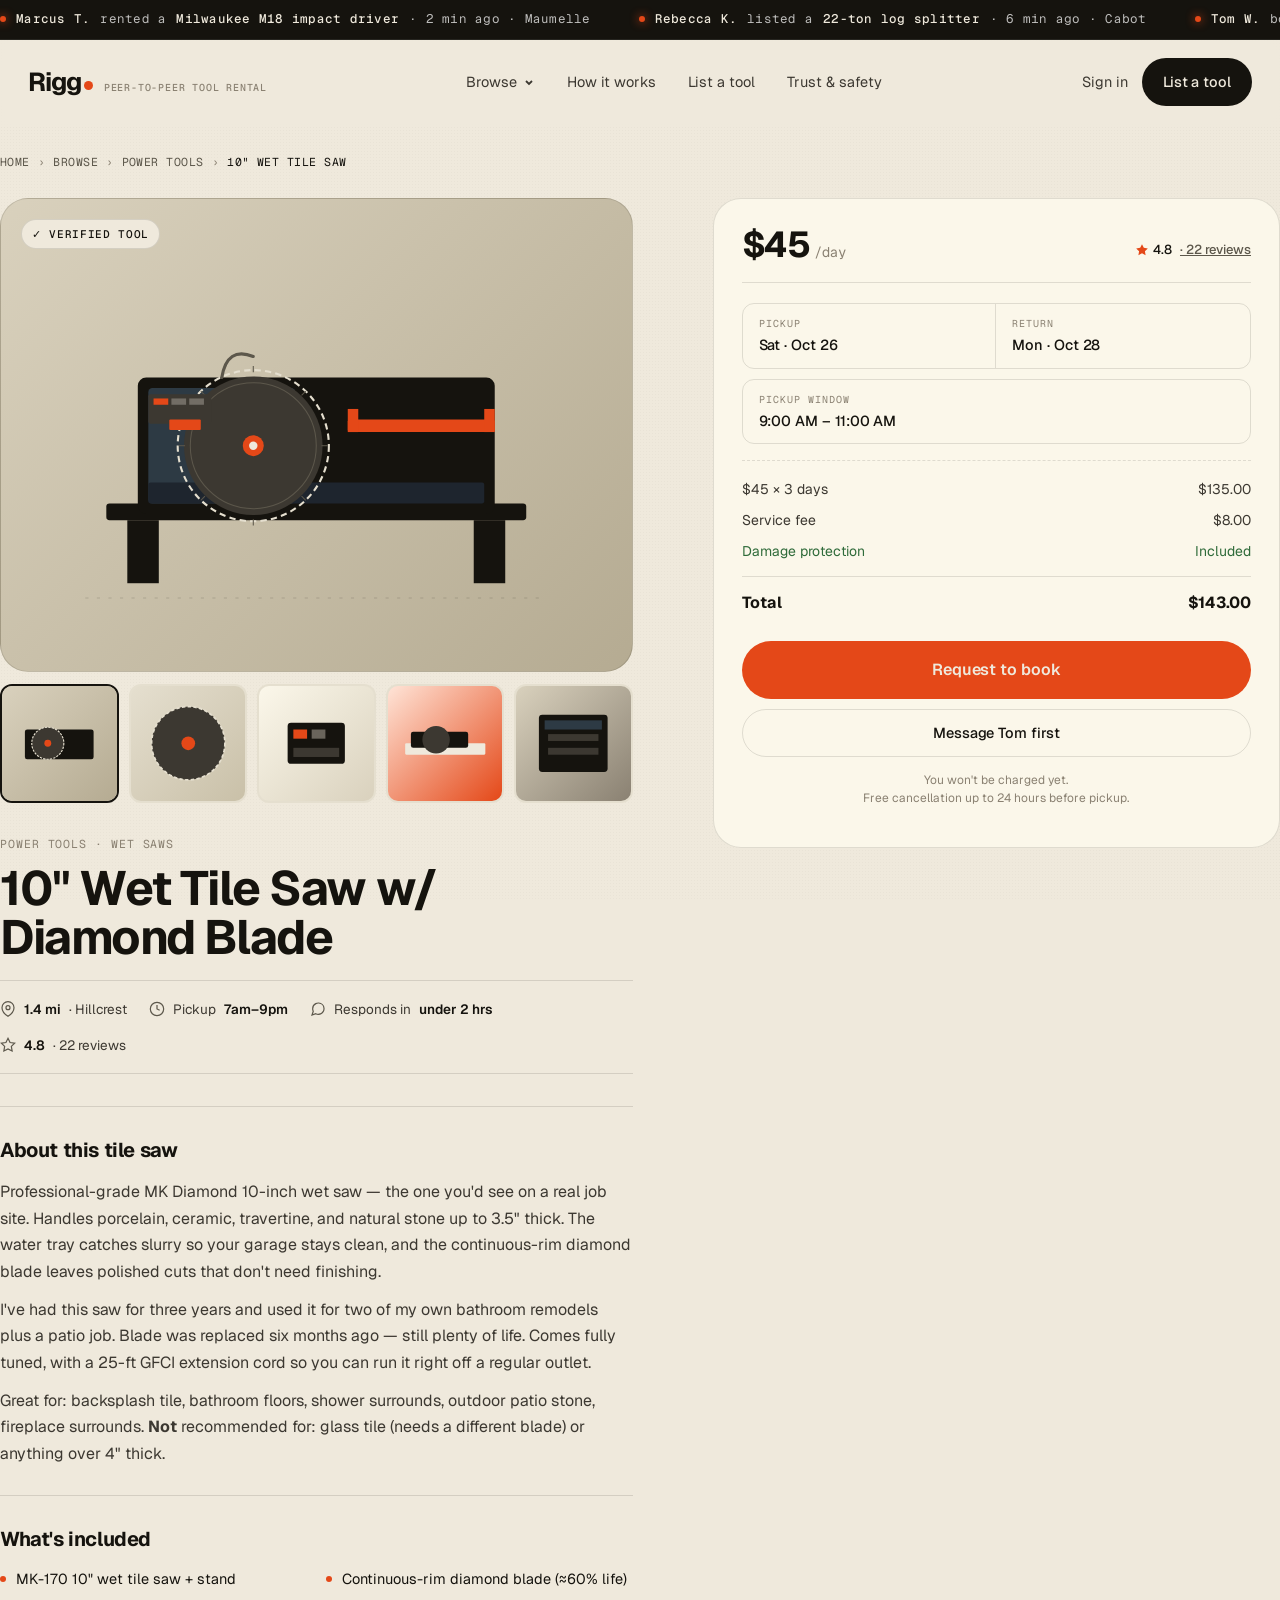
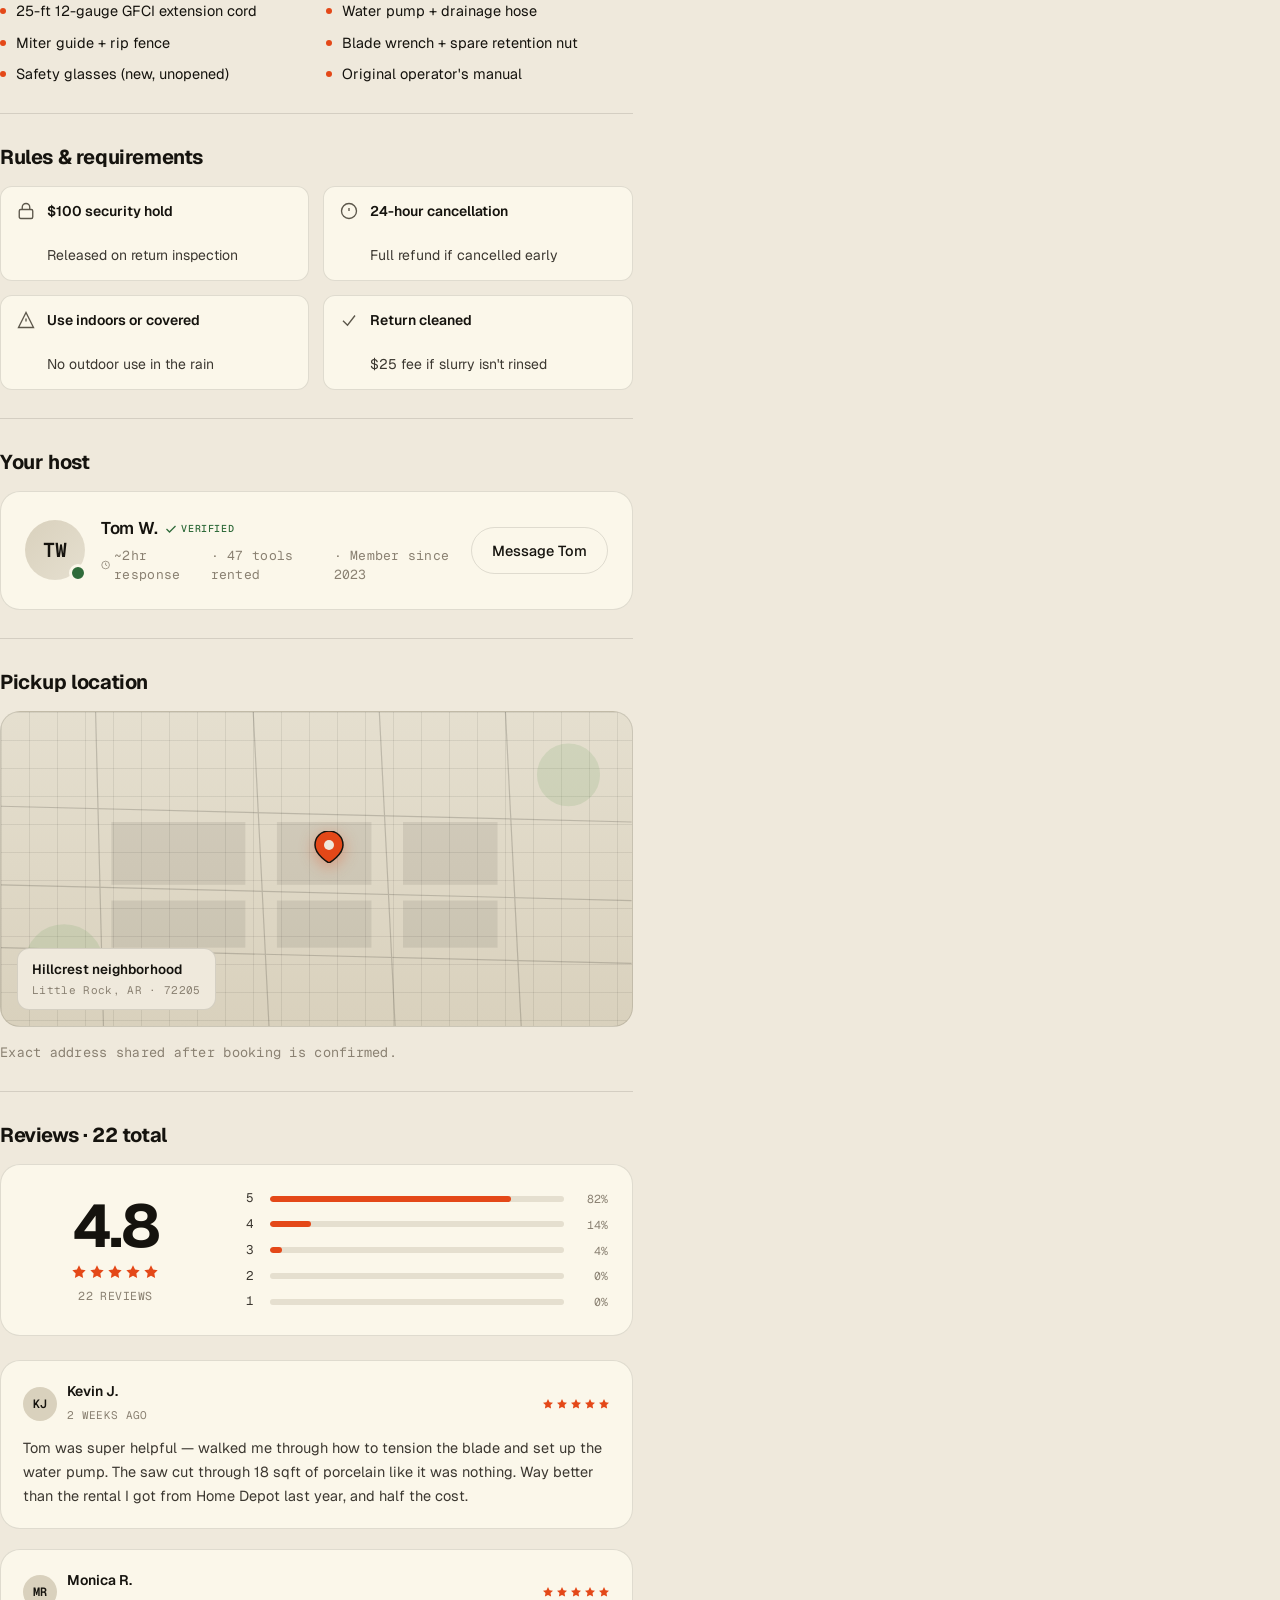
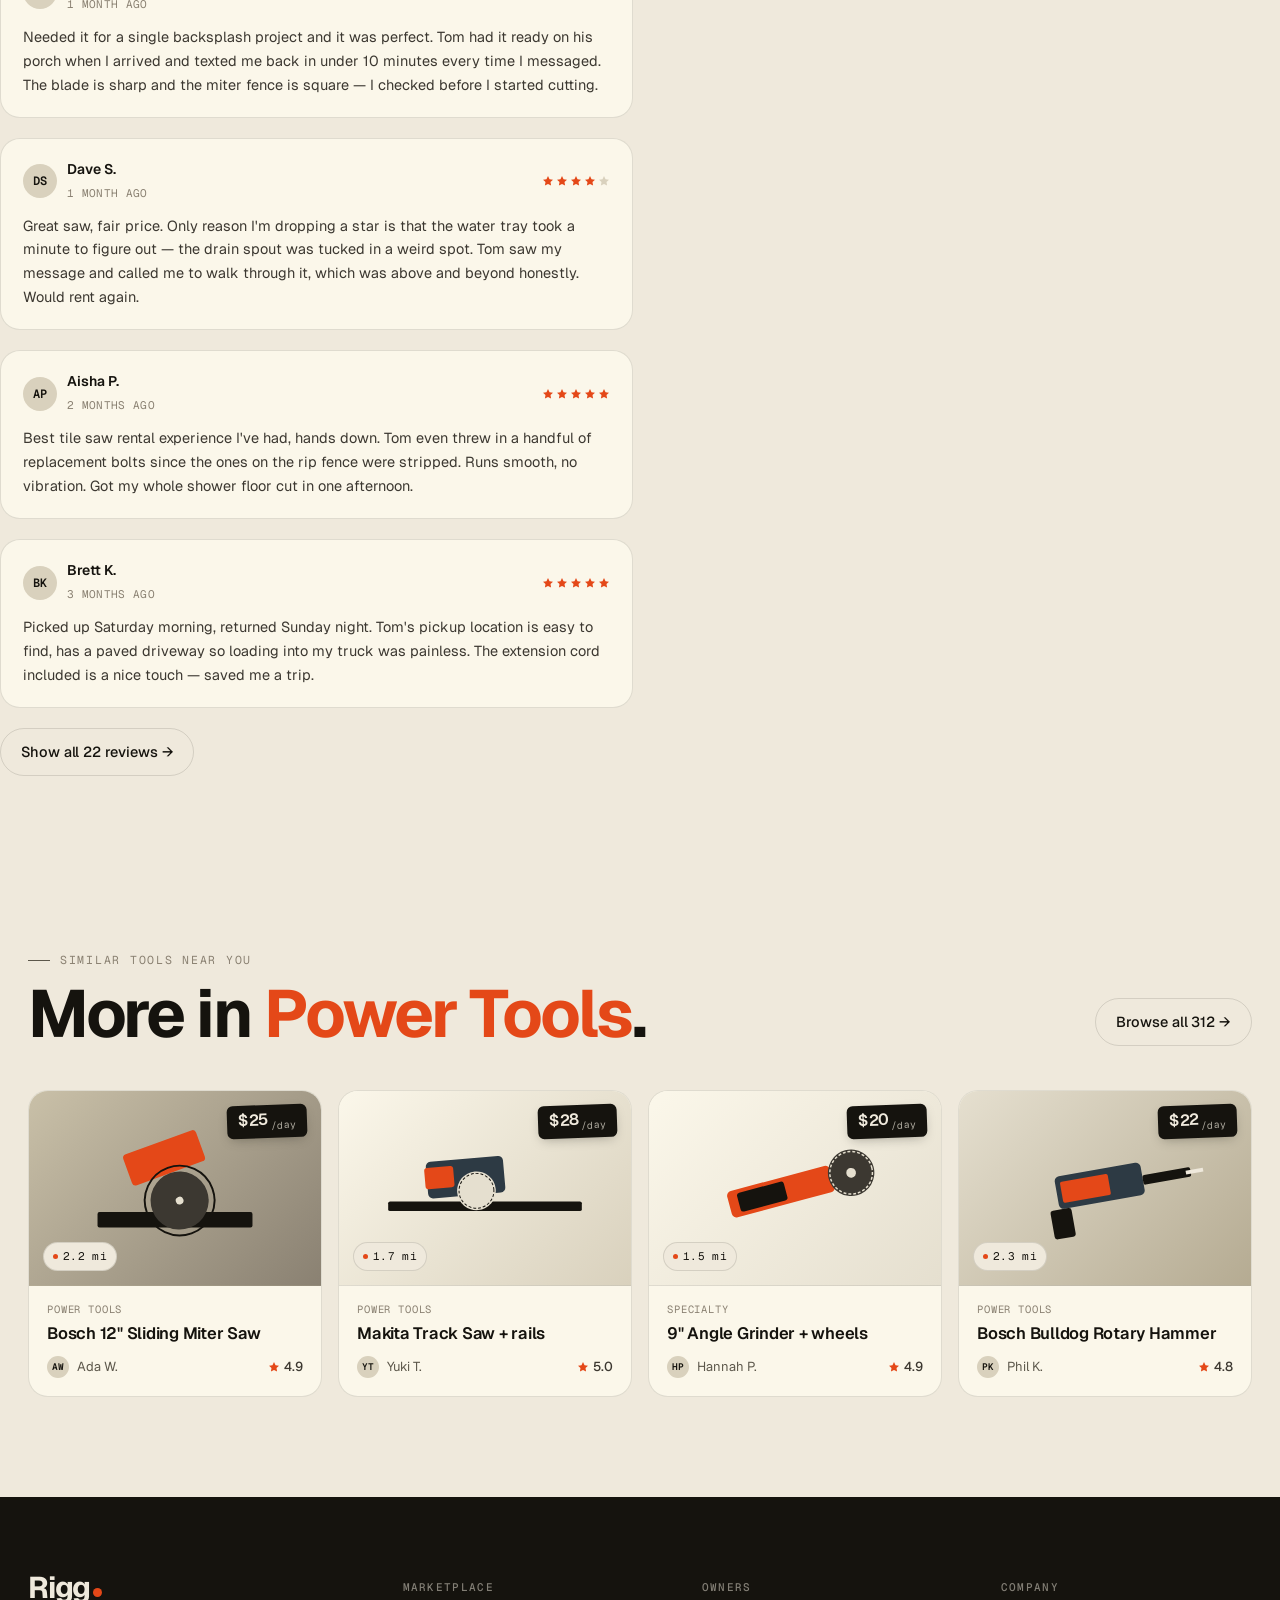
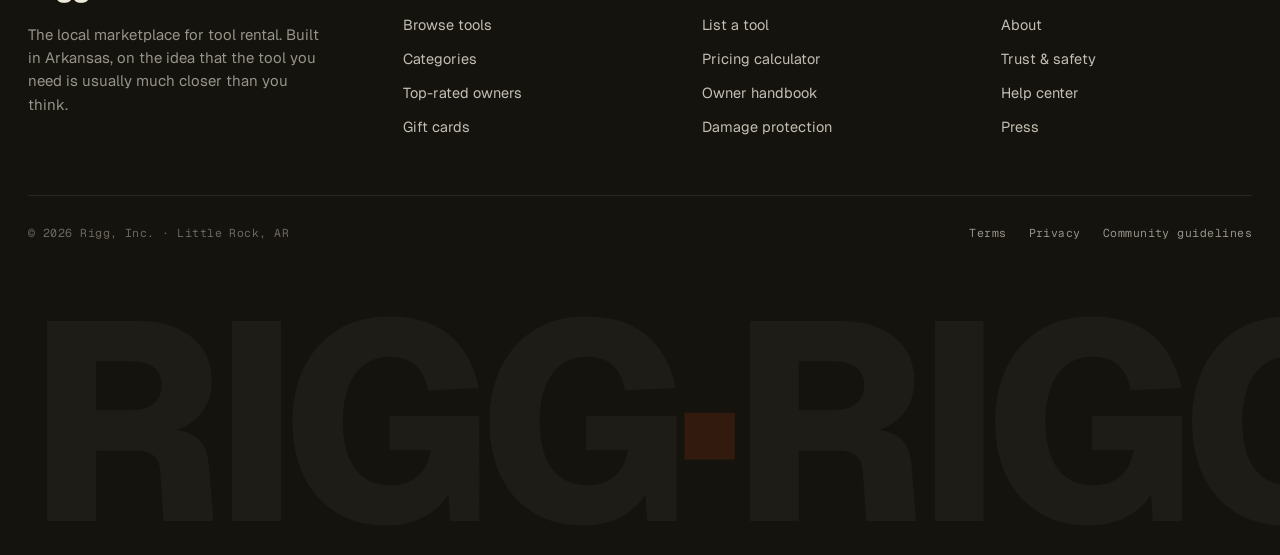
<file: listing.html>
<!DOCTYPE html>
<html lang="en">
<head>
<meta charset="UTF-8" />
<meta name="viewport" content="width=device-width, initial-scale=1.0" />
<title>10" Wet Tile Saw · Rigg</title>
<meta name="description" content="Rent a professional-grade 10-inch wet tile saw from Tom W. in Hillcrest. $45/day. Diamond blade and stand included." />

<link rel="preconnect" href="https://fonts.googleapis.com">
<link rel="preconnect" href="https://fonts.gstatic.com" crossorigin>
<link href="https://fonts.googleapis.com/css2?family=Geist:wght@300..800&family=Geist+Mono:wght@400..600&display=swap" rel="stylesheet">
<link rel="stylesheet" href="styles.css">
</head>
<body>

<!-- ============== ACTIVITY TICKER ============== -->
<div class="ticker" aria-label="Live activity">
  <div class="ticker__rail">
    <span><span class="ticker__dot"></span><strong>Marcus T.</strong> rented a <strong>Milwaukee M18 impact driver</strong> · 2 min ago · Maumelle</span>
    <span><span class="ticker__dot"></span><strong>Rebecca K.</strong> listed a <strong>22-ton log splitter</strong> · 6 min ago · Cabot</span>
    <span><span class="ticker__dot"></span><strong>Tom W.</strong> booked a <strong>10" tile saw</strong> for Saturday · 11 min ago · Hillcrest</span>
    <span><span class="ticker__dot"></span><strong>Aisha P.</strong> returned a <strong>3000 PSI pressure washer</strong> · 14 min ago · Bryant</span>
    <span><span class="ticker__dot"></span><strong>Derek H.</strong> earned <strong>$76 this week</strong> renting out his Stihl · 18 min ago · Benton</span>
    <span><span class="ticker__dot"></span><strong>Marcus T.</strong> rented a <strong>Milwaukee M18 impact driver</strong> · 2 min ago · Maumelle</span>
    <span><span class="ticker__dot"></span><strong>Rebecca K.</strong> listed a <strong>22-ton log splitter</strong> · 6 min ago · Cabot</span>
    <span><span class="ticker__dot"></span><strong>Tom W.</strong> booked a <strong>10" tile saw</strong> for Saturday · 11 min ago · Hillcrest</span>
    <span><span class="ticker__dot"></span><strong>Aisha P.</strong> returned a <strong>3000 PSI pressure washer</strong> · 14 min ago · Bryant</span>
    <span><span class="ticker__dot"></span><strong>Derek H.</strong> earned <strong>$76 this week</strong> renting out his Stihl · 18 min ago · Benton</span>
  </div>
</div>

<!-- ============== NAV ============== -->
<nav class="nav" id="nav">
  <div class="container nav__row">
    <a href="index.html" class="logo" aria-label="Rigg home">
      Rigg<span class="logo__dot"></span>
      <sub>peer-to-peer tool rental</sub>
    </a>
    <div class="nav__links">
      <div class="nav__item" data-dropdown>
        <button class="nav__link" aria-haspopup="true" aria-expanded="false">
          Browse
          <svg viewBox="0 0 12 12" fill="none" stroke="currentColor" stroke-width="1.8"><polyline points="3 5 6 8 9 5"/></svg>
        </button>
        <div class="mega" role="menu">
          <div class="mega__head">
            <span>Browse by category</span>
            <a href="browse.html">View all 1,247 →</a>
          </div>
          <div class="mega__grid">
            <a href="browse.html?cat=power" class="mega__item">
              <svg class="mega__icon" viewBox="0 0 48 48" fill="none" stroke="currentColor" stroke-width="2.2"><path d="M14 34 L34 14"/><path d="M10 30 L18 38"/><rect x="8" y="30" width="10" height="10" rx="2"/><path d="M30 10 L38 18 L36 20 L28 12 Z" fill="currentColor"/></svg>
              <div class="mega__name">Power Tools</div>
              <div class="mega__count">312 listings</div>
            </a>
            <a href="browse.html?cat=lawn" class="mega__item">
              <svg class="mega__icon" viewBox="0 0 48 48" fill="none" stroke="currentColor" stroke-width="2.2"><path d="M12 36 L20 28 M18 32 L12 38"/><path d="M26 8 Q32 14 30 22 Q38 20 42 26 Q34 32 26 30 Q24 38 16 36"/></svg>
              <div class="mega__name">Lawn &amp; Yard</div>
              <div class="mega__count">204 listings</div>
            </a>
            <a href="browse.html?cat=auto" class="mega__item">
              <svg class="mega__icon" viewBox="0 0 48 48" fill="none" stroke="currentColor" stroke-width="2.2"><rect x="8" y="20" width="32" height="14" rx="2"/><circle cx="16" cy="36" r="4"/><circle cx="32" cy="36" r="4"/><path d="M10 20 L14 10 L34 10 L38 20"/></svg>
              <div class="mega__name">Automotive</div>
              <div class="mega__count">138 listings</div>
            </a>
            <a href="browse.html?cat=weld" class="mega__item">
              <svg class="mega__icon" viewBox="0 0 48 48" fill="none" stroke="currentColor" stroke-width="2.2"><path d="M24 6 Q18 14 22 22 Q14 22 12 30 Q18 36 26 32 Q26 40 32 42 Q38 36 34 28 Q42 26 42 18 Q36 14 28 18 Q28 10 24 6 Z"/></svg>
              <div class="mega__name">Welding</div>
              <div class="mega__count">62 listings</div>
            </a>
            <a href="browse.html?cat=plumbing" class="mega__item">
              <svg class="mega__icon" viewBox="0 0 48 48" fill="none" stroke="currentColor" stroke-width="2.2"><path d="M14 8 L14 20 Q14 26 20 26 L28 26 Q34 26 34 32 L34 42"/><circle cx="14" cy="8" r="3"/><path d="M30 38 L34 42 L38 38 Z" fill="currentColor"/></svg>
              <div class="mega__name">Plumbing</div>
              <div class="mega__count">89 listings</div>
            </a>
            <a href="browse.html?cat=concrete" class="mega__item">
              <svg class="mega__icon" viewBox="0 0 48 48" fill="none" stroke="currentColor" stroke-width="2.2"><rect x="6" y="22" width="36" height="18" rx="2"/><circle cx="24" cy="31" r="6"/><path d="M12 22 L14 14 L34 14 L36 22"/></svg>
              <div class="mega__name">Concrete</div>
              <div class="mega__count">47 listings</div>
            </a>
            <a href="browse.html?cat=ladders" class="mega__item">
              <svg class="mega__icon" viewBox="0 0 48 48" fill="none" stroke="currentColor" stroke-width="2.2"><path d="M18 8 L18 40 M30 8 L30 40 M18 16 L30 16 M18 24 L30 24 M18 32 L30 32"/><path d="M14 8 L34 8"/></svg>
              <div class="mega__name">Ladders &amp; Lifts</div>
              <div class="mega__count">113 listings</div>
            </a>
            <a href="browse.html?cat=specialty" class="mega__item">
              <svg class="mega__icon" viewBox="0 0 48 48" fill="none" stroke="currentColor" stroke-width="2.2"><path d="M8 24 Q16 12 24 24 T40 24"/><circle cx="24" cy="8" r="3" fill="currentColor"/><path d="M22 36 L26 36 L25 42 L23 42 Z" fill="currentColor"/></svg>
              <div class="mega__name">Specialty &amp; Rare</div>
              <div class="mega__count">74 listings</div>
            </a>
          </div>
          <a href="listing.html?surprise=1" class="mega__surprise">
            <div class="mega__surprise-left">
              <div class="mega__die">🎲</div>
              <div>
                <strong>Surprise me</strong>
                <small>Open a random tool — might find something you didn't know you needed</small>
              </div>
            </div>
            <div class="mega__arrow">
              <svg viewBox="0 0 24 24" fill="none" stroke="currentColor" stroke-width="2"><line x1="5" y1="12" x2="19" y2="12"/><polyline points="12 5 19 12 12 19"/></svg>
            </div>
          </a>
        </div>
      </div>
      <a href="index.html#how" class="nav__link">How it works</a>
      <a href="index.html#earn" class="nav__link">List a tool</a>
      <a href="index.html#trust" class="nav__link">Trust &amp; safety</a>
    </div>
    <div class="nav__cta">
      <a href="#" class="nav__signin">Sign in</a>
      <a href="index.html#earn" class="btn btn--primary">List a tool</a>
      <button class="btn btn--ghost nav__burger" aria-label="Menu">
        <svg width="20" height="20" viewBox="0 0 24 24" fill="none" stroke="currentColor" stroke-width="2"><line x1="3" y1="7" x2="21" y2="7"/><line x1="3" y1="17" x2="21" y2="17"/></svg>
      </button>
    </div>
  </div>
</nav>

<!-- ============== PRODUCT PAGE ============== -->
<div class="container product-page">
  <div class="crumbs">
    <a href="index.html">Home</a>
    <span>›</span>
    <a href="browse.html">Browse</a>
    <span>›</span>
    <a href="browse.html?cat=power">Power Tools</a>
    <span>›</span>
    <span class="crumbs__current">10" Wet Tile Saw</span>
  </div>

  <div class="product-grid">

    <!-- ─── LEFT: product info + gallery ─── -->
    <div class="product-info">

      <!-- Gallery -->
      <div class="gallery" style="margin-bottom: 32px;">
        <div class="gallery__main">
          <svg class="tool-illo" viewBox="0 0 600 450" xmlns="http://www.w3.org/2000/svg">
            <g transform="translate(300 230)">
              <!-- table base -->
              <rect x="-200" y="60" width="400" height="16" rx="3" fill="#15130E"/>
              <rect x="-180" y="76" width="30" height="60" fill="#15130E"/>
              <rect x="150" y="76" width="30" height="60" fill="#15130E"/>
              <!-- main body -->
              <rect x="-170" y="-60" width="340" height="130" rx="8" fill="#15130E"/>
              <rect x="-160" y="-50" width="140" height="110" rx="4" fill="#2D3A44"/>
              <!-- water tray -->
              <rect x="-160" y="40" width="320" height="20" rx="2" fill="#1E252E"/>
              <!-- blade -->
              <circle cx="-60" cy="5" r="72" fill="none" stroke="#E5DFCF" stroke-width="2" stroke-dasharray="6 4"/>
              <circle cx="-60" cy="5" r="66" fill="#3C3831"/>
              <circle cx="-60" cy="5" r="60" fill="none" stroke="#5C574B" stroke-width="1"/>
              <circle cx="-60" cy="5" r="10" fill="#E44818"/>
              <circle cx="-60" cy="5" r="4" fill="#EFE9DC"/>
              <!-- blade teeth hint -->
              <g stroke="#5C574B" stroke-width="1">
                <line x1="-60" y1="-71" x2="-60" y2="-65"/>
                <line x1="-10" y1="-47" x2="-14" y2="-43"/>
                <line x1="11" y1="5" x2="5" y2="5"/>
                <line x1="-10" y1="57" x2="-14" y2="53"/>
                <line x1="-60" y1="81" x2="-60" y2="75"/>
                <line x1="-110" y1="57" x2="-106" y2="53"/>
                <line x1="-131" y1="5" x2="-125" y2="5"/>
                <line x1="-110" y1="-47" x2="-106" y2="-43"/>
              </g>
              <!-- rip fence / guide rail -->
              <rect x="30" y="-20" width="140" height="12" rx="2" fill="#E44818"/>
              <rect x="30" y="-30" width="10" height="22" fill="#E44818"/>
              <rect x="160" y="-30" width="10" height="22" fill="#E44818"/>
              <!-- control panel -->
              <rect x="-160" y="-44" width="60" height="28" rx="2" fill="#3C3831"/>
              <rect x="-155" y="-40" width="14" height="6" fill="#E44818"/>
              <rect x="-138" y="-40" width="14" height="6" fill="#EFE9DC" opacity=".3"/>
              <rect x="-121" y="-40" width="14" height="6" fill="#EFE9DC" opacity=".3"/>
              <!-- water hose detail -->
              <path d="M-90 -60 Q-85 -90 -60 -80" stroke="#5C574B" stroke-width="3" fill="none" stroke-linecap="round"/>
              <!-- brand sticker -->
              <rect x="-140" y="-20" width="30" height="10" rx="1" fill="#E44818"/>
            </g>
            <!-- accent scratches -->
            <line x1="80" y1="380" x2="520" y2="380" stroke="#15130E" stroke-width="1" opacity="0.15" stroke-dasharray="3 8"/>
          </svg>
          <div class="gallery__badge" id="galleryBadge">
            <span id="badgeText">✓ Verified tool</span>
          </div>
        </div>
        <div class="gallery__thumbs">
          <button class="gallery__thumb is-active" aria-label="Main view">
            <svg viewBox="0 0 100 100" style="background: linear-gradient(135deg, #D9D1BD 0%, #B5AB92 100%);">
              <g transform="translate(50 50)"><rect x="-30" y="-12" width="60" height="26" rx="2" fill="#15130E"/><circle cx="-10" cy="0" r="14" fill="#3C3831" stroke="#E5DFCF" stroke-width="1" stroke-dasharray="2 1"/><circle cx="-10" cy="0" r="3" fill="#E44818"/></g>
            </svg>
          </button>
          <button class="gallery__thumb" aria-label="Blade detail">
            <svg viewBox="0 0 100 100" style="background: linear-gradient(135deg, #E5DFCF 0%, #C9C0A8 100%);">
              <g transform="translate(50 50)"><circle r="32" fill="#3C3831"/><circle r="32" fill="none" stroke="#E5DFCF" stroke-width="1.5" stroke-dasharray="3 2"/><circle r="6" fill="#E44818"/></g>
            </svg>
          </button>
          <button class="gallery__thumb" aria-label="Control panel">
            <svg viewBox="0 0 100 100" style="background: linear-gradient(135deg, #FBF7EA 0%, #D9D1BD 100%);">
              <g transform="translate(50 50)"><rect x="-25" y="-18" width="50" height="36" rx="3" fill="#15130E"/><rect x="-20" y="-12" width="12" height="8" fill="#E44818"/><rect x="-4" y="-12" width="12" height="8" fill="#E5DFCF" opacity=".4"/><rect x="-20" y="4" width="40" height="8" fill="#3C3831"/></g>
            </svg>
          </button>
          <button class="gallery__thumb" aria-label="In-use">
            <svg viewBox="0 0 100 100" style="background: linear-gradient(135deg, #FFE4D7 0%, #E44818 100%);">
              <g transform="translate(50 55)"><rect x="-35" y="-5" width="70" height="10" rx="1" fill="#EFE9DC"/><rect x="-30" y="-15" width="50" height="14" rx="2" fill="#15130E"/><circle cx="-8" cy="-8" r="12" fill="#3C3831"/></g>
            </svg>
          </button>
          <button class="gallery__thumb" aria-label="With accessories">
            <svg viewBox="0 0 100 100" style="background: linear-gradient(135deg, #D9D1BD 0%, #8A8172 100%);">
              <g transform="translate(50 50)"><rect x="-30" y="-25" width="60" height="50" rx="3" fill="#15130E"/><rect x="-25" y="-20" width="50" height="8" fill="#2D3A44"/><rect x="-22" y="-8" width="44" height="6" fill="#3C3831"/><rect x="-22" y="4" width="44" height="6" fill="#3C3831"/></g>
            </svg>
          </button>
        </div>
      </div>

      <div class="product-info__cat">Power Tools · Wet Saws</div>
      <h1>10" Wet Tile Saw w/ Diamond Blade</h1>

      <div class="product-info__meta">
        <div class="meta-item">
          <svg viewBox="0 0 24 24" fill="none" stroke="currentColor" stroke-width="1.8"><path d="M21 10c0 7-9 13-9 13s-9-6-9-13a9 9 0 0 1 18 0z"/><circle cx="12" cy="10" r="3"/></svg>
          <strong>1.4 mi</strong> · Hillcrest
        </div>
        <div class="meta-item">
          <svg viewBox="0 0 24 24" fill="none" stroke="currentColor" stroke-width="1.8"><circle cx="12" cy="12" r="10"/><polyline points="12 6 12 12 16 14"/></svg>
          Pickup <strong>7am–9pm</strong>
        </div>
        <div class="meta-item">
          <svg viewBox="0 0 24 24" fill="none" stroke="currentColor" stroke-width="1.8"><path d="M21 11.5a8.38 8.38 0 0 1-.9 3.8 8.5 8.5 0 0 1-7.6 4.7 8.38 8.38 0 0 1-3.8-.9L3 21l1.9-5.7a8.38 8.38 0 0 1-.9-3.8 8.5 8.5 0 0 1 4.7-7.6 8.38 8.38 0 0 1 3.8-.9h.5a8.48 8.48 0 0 1 8 8v.5z"/></svg>
          Responds in <strong>under 2 hrs</strong>
        </div>
        <div class="meta-item">
          <svg viewBox="0 0 24 24" fill="none" stroke="currentColor" stroke-width="1.8"><path d="M12 2 L15.09 8.26 22 9.27 17 14.14 18.18 21.02 12 17.77 5.82 21.02 7 14.14 2 9.27 8.91 8.26 Z"/></svg>
          <strong>4.8</strong> · 22 reviews
        </div>
      </div>

      <!-- Description -->
      <div class="pdp-section">
        <h3>About this tile saw</h3>
        <p>Professional-grade MK Diamond 10-inch wet saw — the one you'd see on a real job site. Handles porcelain, ceramic, travertine, and natural stone up to 3.5" thick. The water tray catches slurry so your garage stays clean, and the continuous-rim diamond blade leaves polished cuts that don't need finishing.</p>
        <p>I've had this saw for three years and used it for two of my own bathroom remodels plus a patio job. Blade was replaced six months ago — still plenty of life. Comes fully tuned, with a 25-ft GFCI extension cord so you can run it right off a regular outlet.</p>
        <p>Great for: backsplash tile, bathroom floors, shower surrounds, outdoor patio stone, fireplace surrounds. <strong>Not</strong> recommended for: glass tile (needs a different blade) or anything over 4" thick.</p>
      </div>

      <!-- What's included -->
      <div class="pdp-section">
        <h3>What's included</h3>
        <ul class="included-list">
          <li>MK-170 10" wet tile saw + stand</li>
          <li>Continuous-rim diamond blade (≈60% life)</li>
          <li>25-ft 12-gauge GFCI extension cord</li>
          <li>Water pump + drainage hose</li>
          <li>Miter guide + rip fence</li>
          <li>Blade wrench + spare retention nut</li>
          <li>Safety glasses (new, unopened)</li>
          <li>Original operator's manual</li>
        </ul>
      </div>

      <!-- Rules -->
      <div class="pdp-section">
        <h3>Rules &amp; requirements</h3>
        <div class="rules-grid">
          <div class="rule">
            <svg viewBox="0 0 24 24" fill="none" stroke="currentColor" stroke-width="1.8"><rect x="3" y="10" width="18" height="12" rx="2"/><path d="M7 10 V7 a5 5 0 0 1 10 0 V10"/></svg>
            <div><strong>$100 security hold</strong><br>Released on return inspection</div>
          </div>
          <div class="rule">
            <svg viewBox="0 0 24 24" fill="none" stroke="currentColor" stroke-width="1.8"><circle cx="12" cy="12" r="10"/><line x1="12" y1="8" x2="12" y2="12"/><line x1="12" y1="16" x2="12" y2="16"/></svg>
            <div><strong>24-hour cancellation</strong><br>Full refund if cancelled early</div>
          </div>
          <div class="rule">
            <svg viewBox="0 0 24 24" fill="none" stroke="currentColor" stroke-width="1.8"><path d="M12 2 L2 22 L22 22 Z"/><line x1="12" y1="10" x2="12" y2="14"/><line x1="12" y1="18" x2="12" y2="18"/></svg>
            <div><strong>Use indoors or covered</strong><br>No outdoor use in the rain</div>
          </div>
          <div class="rule">
            <svg viewBox="0 0 24 24" fill="none" stroke="currentColor" stroke-width="1.8"><path d="M4 13 L10 19 L20 6"/></svg>
            <div><strong>Return cleaned</strong><br>$25 fee if slurry isn't rinsed</div>
          </div>
        </div>
      </div>

      <!-- Owner card -->
      <div class="pdp-section">
        <h3>Your host</h3>
        <div class="owner-card">
          <div class="owner-card__photo">TW</div>
          <div>
            <div class="owner-card__name">
              Tom W.
              <span class="verified-pill">
                <svg viewBox="0 0 24 24" fill="none" stroke="currentColor" stroke-width="2.5"><path d="M3 12 L9 18 L21 6"/></svg>
                VERIFIED
              </span>
            </div>
            <div class="owner-card__sub">
              <span>
                <svg viewBox="0 0 24 24" fill="none" stroke="currentColor" stroke-width="2"><circle cx="12" cy="12" r="10"/><polyline points="12 6 12 12 16 14"/></svg>
                ~2hr response
              </span>
              <span>· 47 tools rented</span>
              <span>· Member since 2023</span>
            </div>
          </div>
          <a href="#" class="btn btn--ghost">Message Tom</a>
        </div>
      </div>

      <!-- Pickup map -->
      <div class="pdp-section">
        <h3>Pickup location</h3>
        <div class="pickup-map">
          <svg viewBox="0 0 800 400" preserveAspectRatio="none">
            <!-- decorative "map" roads -->
            <g fill="none" stroke="#15130E" stroke-width="1.5" opacity="0.18">
              <path d="M0 120 L800 140"/>
              <path d="M0 220 L800 240"/>
              <path d="M0 300 L800 320"/>
              <path d="M120 0 L130 400"/>
              <path d="M320 0 L340 400"/>
              <path d="M480 0 L500 400"/>
              <path d="M640 0 L660 400"/>
            </g>
            <g fill="#15130E" opacity="0.08">
              <rect x="140" y="140" width="170" height="80"/>
              <rect x="350" y="140" width="120" height="80"/>
              <rect x="510" y="140" width="120" height="80"/>
              <rect x="140" y="240" width="170" height="60"/>
              <rect x="350" y="240" width="120" height="60"/>
              <rect x="510" y="240" width="120" height="60"/>
            </g>
            <g fill="#5C9A4F" opacity="0.15">
              <circle cx="80" cy="320" r="50"/>
              <circle cx="720" cy="80" r="40"/>
            </g>
          </svg>
          <div class="pickup-map__pin">
            <svg viewBox="0 0 32 32" fill="currentColor"><path d="M16 0 C8 0 2 6 2 14 C2 24 16 32 16 32 S30 24 30 14 C30 6 24 0 16 0 Z" stroke="#15130E" stroke-width="1.5"/><circle cx="16" cy="14" r="5" fill="#EFE9DC"/></svg>
          </div>
          <div class="pickup-map__addr">
            <strong>Hillcrest neighborhood</strong>
            <small>Little Rock, AR · 72205</small>
          </div>
        </div>
        <p style="margin-top: 14px; font-size: 13.5px; color: var(--muted); font-family: var(--f-mono); letter-spacing: 0.02em;">Exact address shared after booking is confirmed.</p>
      </div>

      <!-- Reviews -->
      <div class="pdp-section">
        <h3>Reviews · 22 total</h3>

        <div class="reviews-summary">
          <div class="reviews-summary__score">
            <div class="reviews-summary__num">4.8</div>
            <div class="reviews-summary__stars">
              <svg viewBox="0 0 24 24" fill="currentColor"><polygon points="12 2 15.09 8.26 22 9.27 17 14.14 18.18 21.02 12 17.77 5.82 21.02 7 14.14 2 9.27 8.91 8.26"/></svg>
              <svg viewBox="0 0 24 24" fill="currentColor"><polygon points="12 2 15.09 8.26 22 9.27 17 14.14 18.18 21.02 12 17.77 5.82 21.02 7 14.14 2 9.27 8.91 8.26"/></svg>
              <svg viewBox="0 0 24 24" fill="currentColor"><polygon points="12 2 15.09 8.26 22 9.27 17 14.14 18.18 21.02 12 17.77 5.82 21.02 7 14.14 2 9.27 8.91 8.26"/></svg>
              <svg viewBox="0 0 24 24" fill="currentColor"><polygon points="12 2 15.09 8.26 22 9.27 17 14.14 18.18 21.02 12 17.77 5.82 21.02 7 14.14 2 9.27 8.91 8.26"/></svg>
              <svg viewBox="0 0 24 24" fill="currentColor"><polygon points="12 2 15.09 8.26 22 9.27 17 14.14 18.18 21.02 12 17.77 5.82 21.02 7 14.14 2 9.27 8.91 8.26"/></svg>
            </div>
            <div class="reviews-summary__total">22 reviews</div>
          </div>
          <div class="reviews-summary__bars">
            <div class="rating-bar">
              <span>5</span><div class="rating-bar__track"><div class="rating-bar__fill" style="width: 82%"></div></div><span class="rating-bar__pct">82%</span>
            </div>
            <div class="rating-bar">
              <span>4</span><div class="rating-bar__track"><div class="rating-bar__fill" style="width: 14%"></div></div><span class="rating-bar__pct">14%</span>
            </div>
            <div class="rating-bar">
              <span>3</span><div class="rating-bar__track"><div class="rating-bar__fill" style="width: 4%"></div></div><span class="rating-bar__pct">4%</span>
            </div>
            <div class="rating-bar">
              <span>2</span><div class="rating-bar__track"><div class="rating-bar__fill" style="width: 0%"></div></div><span class="rating-bar__pct">0%</span>
            </div>
            <div class="rating-bar">
              <span>1</span><div class="rating-bar__track"><div class="rating-bar__fill" style="width: 0%"></div></div><span class="rating-bar__pct">0%</span>
            </div>
          </div>
        </div>

        <div class="review-list">

          <div class="review">
            <div class="review__head">
              <div class="review__author">
                <div class="review__avatar">KJ</div>
                <div class="review__name">
                  <strong>Kevin J.</strong>
                  <small>2 WEEKS AGO</small>
                </div>
              </div>
              <div class="review__stars">
                <svg viewBox="0 0 24 24" fill="currentColor"><polygon points="12 2 15.09 8.26 22 9.27 17 14.14 18.18 21.02 12 17.77 5.82 21.02 7 14.14 2 9.27 8.91 8.26"/></svg>
                <svg viewBox="0 0 24 24" fill="currentColor"><polygon points="12 2 15.09 8.26 22 9.27 17 14.14 18.18 21.02 12 17.77 5.82 21.02 7 14.14 2 9.27 8.91 8.26"/></svg>
                <svg viewBox="0 0 24 24" fill="currentColor"><polygon points="12 2 15.09 8.26 22 9.27 17 14.14 18.18 21.02 12 17.77 5.82 21.02 7 14.14 2 9.27 8.91 8.26"/></svg>
                <svg viewBox="0 0 24 24" fill="currentColor"><polygon points="12 2 15.09 8.26 22 9.27 17 14.14 18.18 21.02 12 17.77 5.82 21.02 7 14.14 2 9.27 8.91 8.26"/></svg>
                <svg viewBox="0 0 24 24" fill="currentColor"><polygon points="12 2 15.09 8.26 22 9.27 17 14.14 18.18 21.02 12 17.77 5.82 21.02 7 14.14 2 9.27 8.91 8.26"/></svg>
              </div>
            </div>
            <p class="review__body">Tom was super helpful — walked me through how to tension the blade and set up the water pump. The saw cut through 18 sqft of porcelain like it was nothing. Way better than the rental I got from Home Depot last year, and half the cost.</p>
          </div>

          <div class="review">
            <div class="review__head">
              <div class="review__author">
                <div class="review__avatar">MR</div>
                <div class="review__name">
                  <strong>Monica R.</strong>
                  <small>1 MONTH AGO</small>
                </div>
              </div>
              <div class="review__stars">
                <svg viewBox="0 0 24 24" fill="currentColor"><polygon points="12 2 15.09 8.26 22 9.27 17 14.14 18.18 21.02 12 17.77 5.82 21.02 7 14.14 2 9.27 8.91 8.26"/></svg>
                <svg viewBox="0 0 24 24" fill="currentColor"><polygon points="12 2 15.09 8.26 22 9.27 17 14.14 18.18 21.02 12 17.77 5.82 21.02 7 14.14 2 9.27 8.91 8.26"/></svg>
                <svg viewBox="0 0 24 24" fill="currentColor"><polygon points="12 2 15.09 8.26 22 9.27 17 14.14 18.18 21.02 12 17.77 5.82 21.02 7 14.14 2 9.27 8.91 8.26"/></svg>
                <svg viewBox="0 0 24 24" fill="currentColor"><polygon points="12 2 15.09 8.26 22 9.27 17 14.14 18.18 21.02 12 17.77 5.82 21.02 7 14.14 2 9.27 8.91 8.26"/></svg>
                <svg viewBox="0 0 24 24" fill="currentColor"><polygon points="12 2 15.09 8.26 22 9.27 17 14.14 18.18 21.02 12 17.77 5.82 21.02 7 14.14 2 9.27 8.91 8.26"/></svg>
              </div>
            </div>
            <p class="review__body">Needed it for a single backsplash project and it was perfect. Tom had it ready on his porch when I arrived and texted me back in under 10 minutes every time I messaged. The blade is sharp and the miter fence is square — I checked before I started cutting.</p>
          </div>

          <div class="review">
            <div class="review__head">
              <div class="review__author">
                <div class="review__avatar">DS</div>
                <div class="review__name">
                  <strong>Dave S.</strong>
                  <small>1 MONTH AGO</small>
                </div>
              </div>
              <div class="review__stars">
                <svg viewBox="0 0 24 24" fill="currentColor"><polygon points="12 2 15.09 8.26 22 9.27 17 14.14 18.18 21.02 12 17.77 5.82 21.02 7 14.14 2 9.27 8.91 8.26"/></svg>
                <svg viewBox="0 0 24 24" fill="currentColor"><polygon points="12 2 15.09 8.26 22 9.27 17 14.14 18.18 21.02 12 17.77 5.82 21.02 7 14.14 2 9.27 8.91 8.26"/></svg>
                <svg viewBox="0 0 24 24" fill="currentColor"><polygon points="12 2 15.09 8.26 22 9.27 17 14.14 18.18 21.02 12 17.77 5.82 21.02 7 14.14 2 9.27 8.91 8.26"/></svg>
                <svg viewBox="0 0 24 24" fill="currentColor"><polygon points="12 2 15.09 8.26 22 9.27 17 14.14 18.18 21.02 12 17.77 5.82 21.02 7 14.14 2 9.27 8.91 8.26"/></svg>
                <svg viewBox="0 0 24 24" fill="#D9D1BD"><polygon points="12 2 15.09 8.26 22 9.27 17 14.14 18.18 21.02 12 17.77 5.82 21.02 7 14.14 2 9.27 8.91 8.26"/></svg>
              </div>
            </div>
            <p class="review__body">Great saw, fair price. Only reason I'm dropping a star is that the water tray took a minute to figure out — the drain spout was tucked in a weird spot. Tom saw my message and called me to walk through it, which was above and beyond honestly. Would rent again.</p>
          </div>

          <div class="review">
            <div class="review__head">
              <div class="review__author">
                <div class="review__avatar">AP</div>
                <div class="review__name">
                  <strong>Aisha P.</strong>
                  <small>2 MONTHS AGO</small>
                </div>
              </div>
              <div class="review__stars">
                <svg viewBox="0 0 24 24" fill="currentColor"><polygon points="12 2 15.09 8.26 22 9.27 17 14.14 18.18 21.02 12 17.77 5.82 21.02 7 14.14 2 9.27 8.91 8.26"/></svg>
                <svg viewBox="0 0 24 24" fill="currentColor"><polygon points="12 2 15.09 8.26 22 9.27 17 14.14 18.18 21.02 12 17.77 5.82 21.02 7 14.14 2 9.27 8.91 8.26"/></svg>
                <svg viewBox="0 0 24 24" fill="currentColor"><polygon points="12 2 15.09 8.26 22 9.27 17 14.14 18.18 21.02 12 17.77 5.82 21.02 7 14.14 2 9.27 8.91 8.26"/></svg>
                <svg viewBox="0 0 24 24" fill="currentColor"><polygon points="12 2 15.09 8.26 22 9.27 17 14.14 18.18 21.02 12 17.77 5.82 21.02 7 14.14 2 9.27 8.91 8.26"/></svg>
                <svg viewBox="0 0 24 24" fill="currentColor"><polygon points="12 2 15.09 8.26 22 9.27 17 14.14 18.18 21.02 12 17.77 5.82 21.02 7 14.14 2 9.27 8.91 8.26"/></svg>
              </div>
            </div>
            <p class="review__body">Best tile saw rental experience I've had, hands down. Tom even threw in a handful of replacement bolts since the ones on the rip fence were stripped. Runs smooth, no vibration. Got my whole shower floor cut in one afternoon.</p>
          </div>

          <div class="review">
            <div class="review__head">
              <div class="review__author">
                <div class="review__avatar">BK</div>
                <div class="review__name">
                  <strong>Brett K.</strong>
                  <small>3 MONTHS AGO</small>
                </div>
              </div>
              <div class="review__stars">
                <svg viewBox="0 0 24 24" fill="currentColor"><polygon points="12 2 15.09 8.26 22 9.27 17 14.14 18.18 21.02 12 17.77 5.82 21.02 7 14.14 2 9.27 8.91 8.26"/></svg>
                <svg viewBox="0 0 24 24" fill="currentColor"><polygon points="12 2 15.09 8.26 22 9.27 17 14.14 18.18 21.02 12 17.77 5.82 21.02 7 14.14 2 9.27 8.91 8.26"/></svg>
                <svg viewBox="0 0 24 24" fill="currentColor"><polygon points="12 2 15.09 8.26 22 9.27 17 14.14 18.18 21.02 12 17.77 5.82 21.02 7 14.14 2 9.27 8.91 8.26"/></svg>
                <svg viewBox="0 0 24 24" fill="currentColor"><polygon points="12 2 15.09 8.26 22 9.27 17 14.14 18.18 21.02 12 17.77 5.82 21.02 7 14.14 2 9.27 8.91 8.26"/></svg>
                <svg viewBox="0 0 24 24" fill="currentColor"><polygon points="12 2 15.09 8.26 22 9.27 17 14.14 18.18 21.02 12 17.77 5.82 21.02 7 14.14 2 9.27 8.91 8.26"/></svg>
              </div>
            </div>
            <p class="review__body">Picked up Saturday morning, returned Sunday night. Tom's pickup location is easy to find, has a paved driveway so loading into my truck was painless. The extension cord included is a nice touch — saved me a trip.</p>
          </div>
        </div>

        <div style="margin-top: 20px;">
          <button class="btn btn--ghost">Show all 22 reviews →</button>
        </div>
      </div>

    </div>

    <!-- ─── RIGHT: booking sticky card ─── -->
    <aside>
      <div class="booking">
        <div class="booking__head">
          <div>
            <span class="booking__price">$45<small>/day</small></span>
          </div>
          <span class="booking__rating">
            <svg viewBox="0 0 24 24" fill="currentColor"><polygon points="12 2 15.09 8.26 22 9.27 17 14.14 18.18 21.02 12 17.77 5.82 21.02 7 14.14 2 9.27 8.91 8.26"/></svg>
            4.8<a href="#">· 22 reviews</a>
          </span>
        </div>

        <div class="date-picker">
          <div class="date-picker__field">
            <div class="date-picker__label">Pickup</div>
            <div class="date-picker__value">Sat · Oct 26</div>
          </div>
          <div class="date-picker__field">
            <div class="date-picker__label">Return</div>
            <div class="date-picker__value">Mon · Oct 28</div>
          </div>
        </div>
        <div class="time-row">
          <div class="date-picker__label">Pickup window</div>
          <div class="date-picker__value">9:00 AM – 11:00 AM</div>
        </div>

        <div class="price-breakdown">
          <div class="price-row">
            <span>$45 × 3 days</span>
            <span>$135.00</span>
          </div>
          <div class="price-row">
            <span>Service fee</span>
            <span>$8.00</span>
          </div>
          <div class="price-row price-row--protection">
            <span>Damage protection</span>
            <span>Included</span>
          </div>
          <div class="price-row price-row--total">
            <span>Total</span>
            <span>$143.00</span>
          </div>
        </div>

        <button class="btn btn--orange btn--full btn--big booking__cta">Request to book</button>
        <button class="btn btn--ghost btn--full" style="margin-top: 10px;">Message Tom first</button>
        <p class="booking__note">You won't be charged yet.<br>Free cancellation up to 24 hours before pickup.</p>
      </div>
    </aside>

  </div>
</div>

<!-- ============== SIMILAR TOOLS ============== -->
<section class="section" style="padding-top: 60px;">
  <div class="container">
    <div class="section-head">
      <div>
        <span class="kicker">Similar tools near you</span>
        <h2>More in <span class="accent">Power Tools</span>.</h2>
      </div>
      <div class="section-head__right" style="display: flex; align-items: end; justify-content: end;">
        <a href="browse.html?cat=power" class="btn btn--ghost">Browse all 312 →</a>
      </div>
    </div>

    <div class="similar-row">
      <a href="listing.html?id=miter-saw" class="listing">
        <div class="listing__image" style="background: linear-gradient(135deg, #C9C0A8 0%, #8A8172 100%);">
          <svg class="tool-illo" viewBox="0 0 300 200" xmlns="http://www.w3.org/2000/svg">
            <g transform="translate(150 100)">
              <rect x="-80" y="25" width="160" height="16" rx="2" fill="#15130E"/>
              <rect x="-15" y="20" width="30" height="8" fill="#2D3A44"/>
              <g transform="rotate(-20)">
                <rect x="-40" y="-50" width="80" height="34" rx="4" fill="#E44818"/>
                <circle cx="0" cy="14" r="36" fill="none" stroke="#15130E" stroke-width="2"/>
                <circle cx="0" cy="14" r="30" fill="#3C3831"/>
                <circle cx="0" cy="14" r="4" fill="#E5DFCF"/>
              </g>
            </g>
          </svg>
          <div class="listing__price-tag">$25<sub>/day</sub></div>
          <div class="listing__distance">2.2 mi</div>
        </div>
        <div class="listing__body">
          <div class="listing__cat">Power tools</div>
          <div class="listing__title">Bosch 12" Sliding Miter Saw</div>
          <div class="listing__meta">
            <div class="listing__owner"><div class="owner-avatar">AW</div>Ada W.</div>
            <span class="listing__rating"><svg viewBox="0 0 24 24" fill="currentColor"><polygon points="12 2 15.09 8.26 22 9.27 17 14.14 18.18 21.02 12 17.77 5.82 21.02 7 14.14 2 9.27 8.91 8.26"/></svg>4.9</span>
          </div>
        </div>
      </a>

      <a href="listing.html?id=track-saw" class="listing">
        <div class="listing__image" style="background: linear-gradient(135deg, #FBF7EA 0%, #D9D1BD 100%);">
          <svg class="tool-illo" viewBox="0 0 300 200" xmlns="http://www.w3.org/2000/svg">
            <g transform="translate(150 100)">
              <rect x="-100" y="14" width="200" height="10" rx="2" fill="#15130E"/>
              <g transform="translate(-20 -10) rotate(-5)">
                <rect x="-40" y="-20" width="80" height="38" rx="5" fill="#2D3A44"/>
                <circle cx="10" cy="14" r="20" fill="#E5DFCF"/>
                <circle cx="10" cy="14" r="18" fill="none" stroke="#15130E" stroke-width="1" stroke-dasharray="3 2"/>
                <rect x="-42" y="-14" width="30" height="22" rx="3" fill="#E44818"/>
              </g>
            </g>
          </svg>
          <div class="listing__price-tag">$28<sub>/day</sub></div>
          <div class="listing__distance">1.7 mi</div>
        </div>
        <div class="listing__body">
          <div class="listing__cat">Power tools</div>
          <div class="listing__title">Makita Track Saw + rails</div>
          <div class="listing__meta">
            <div class="listing__owner"><div class="owner-avatar">YT</div>Yuki T.</div>
            <span class="listing__rating"><svg viewBox="0 0 24 24" fill="currentColor"><polygon points="12 2 15.09 8.26 22 9.27 17 14.14 18.18 21.02 12 17.77 5.82 21.02 7 14.14 2 9.27 8.91 8.26"/></svg>5.0</span>
          </div>
        </div>
      </a>

      <a href="listing.html?id=grinder" class="listing">
        <div class="listing__image" style="background: linear-gradient(135deg, #FBF7EA 0%, #E5DFCF 100%);">
          <svg class="tool-illo" viewBox="0 0 300 200" xmlns="http://www.w3.org/2000/svg">
            <g transform="translate(150 100) rotate(-15)">
              <rect x="-70" y="-14" width="110" height="28" rx="5" fill="#E44818"/>
              <rect x="-60" y="-10" width="50" height="20" rx="3" fill="#15130E"/>
              <rect x="38" y="-4" width="12" height="8" fill="#3C3831"/>
              <circle cx="60" cy="0" r="24" fill="#3C3831"/>
              <circle cx="60" cy="0" r="22" fill="none" stroke="#E5DFCF" stroke-width="1.5" stroke-dasharray="3 2"/>
              <circle cx="60" cy="0" r="5" fill="#E5DFCF"/>
            </g>
          </svg>
          <div class="listing__price-tag">$20<sub>/day</sub></div>
          <div class="listing__distance">1.5 mi</div>
        </div>
        <div class="listing__body">
          <div class="listing__cat">Specialty</div>
          <div class="listing__title">9" Angle Grinder + wheels</div>
          <div class="listing__meta">
            <div class="listing__owner"><div class="owner-avatar">HP</div>Hannah P.</div>
            <span class="listing__rating"><svg viewBox="0 0 24 24" fill="currentColor"><polygon points="12 2 15.09 8.26 22 9.27 17 14.14 18.18 21.02 12 17.77 5.82 21.02 7 14.14 2 9.27 8.91 8.26"/></svg>4.9</span>
          </div>
        </div>
      </a>

      <a href="listing.html?id=rotary-hammer" class="listing">
        <div class="listing__image" style="background: linear-gradient(135deg, #E5DFCF 0%, #B5AB92 100%);">
          <svg class="tool-illo" viewBox="0 0 300 200" xmlns="http://www.w3.org/2000/svg">
            <g transform="translate(150 100) rotate(-10)">
              <rect x="-50" y="-20" width="90" height="34" rx="5" fill="#2D3A44"/>
              <rect x="-45" y="-14" width="50" height="22" rx="2" fill="#E44818"/>
              <rect x="40" y="-6" width="50" height="10" rx="2" fill="#15130E"/>
              <rect x="85" y="-3" width="18" height="4" fill="#EFE9DC"/>
              <rect x="-60" y="14" width="22" height="30" rx="3" fill="#15130E"/>
            </g>
          </svg>
          <div class="listing__price-tag">$22<sub>/day</sub></div>
          <div class="listing__distance">2.3 mi</div>
        </div>
        <div class="listing__body">
          <div class="listing__cat">Power tools</div>
          <div class="listing__title">Bosch Bulldog Rotary Hammer</div>
          <div class="listing__meta">
            <div class="listing__owner"><div class="owner-avatar">PK</div>Phil K.</div>
            <span class="listing__rating"><svg viewBox="0 0 24 24" fill="currentColor"><polygon points="12 2 15.09 8.26 22 9.27 17 14.14 18.18 21.02 12 17.77 5.82 21.02 7 14.14 2 9.27 8.91 8.26"/></svg>4.8</span>
          </div>
        </div>
      </a>
    </div>
  </div>
</section>

<!-- ============== FOOTER ============== -->
<footer class="footer">
  <div class="container">
    <div class="footer__top">
      <div>
        <span class="logo">Rigg<span class="logo__dot"></span></span>
        <p class="footer__tag">The local marketplace for tool rental. Built in Arkansas, on the idea that the tool you need is usually much closer than you think.</p>
      </div>
      <div class="footer__col">
        <h5>Marketplace</h5>
        <ul>
          <li><a href="browse.html">Browse tools</a></li>
          <li><a href="browse.html">Categories</a></li>
          <li><a href="browse.html?sort=top-rated">Top-rated owners</a></li>
          <li><a href="#">Gift cards</a></li>
        </ul>
      </div>
      <div class="footer__col">
        <h5>Owners</h5>
        <ul>
          <li><a href="index.html#earn">List a tool</a></li>
          <li><a href="#">Pricing calculator</a></li>
          <li><a href="#">Owner handbook</a></li>
          <li><a href="#">Damage protection</a></li>
        </ul>
      </div>
      <div class="footer__col">
        <h5>Company</h5>
        <ul>
          <li><a href="#">About</a></li>
          <li><a href="#">Trust &amp; safety</a></li>
          <li><a href="#">Help center</a></li>
          <li><a href="#">Press</a></li>
        </ul>
      </div>
    </div>
    <div class="footer__bottom">
      <div>© 2026 Rigg, Inc. · Little Rock, AR</div>
      <div style="display: flex; gap: 22px;">
        <a href="#">Terms</a>
        <a href="#">Privacy</a>
        <a href="#">Community guidelines</a>
      </div>
    </div>
  </div>

  <div class="wordmark" aria-hidden="true">RIGG<span class="accent">·</span>RIGG<span class="accent">·</span>RIGG</div>
</footer>

<script src="site.js"></script>
</body>
</html>
</file>
<file: styles.css>
/* ============================================================
   RIGG — shared design system
   used by index.html, browse.html, listing.html
   ============================================================ */

/* ─── tokens ─────────────────────────────────────────────── */
:root {
  --paper:       #EFE9DC;
  --paper-2:     #E5DFCF;
  --paper-3:     #D9D1BD;
  --card:        #FBF7EA;
  --ink:         #15130E;
  --ink-2:       #3C3831;
  --ink-3:       #5C574B;
  --muted:       #8A8172;
  --line:        rgba(21,19,14,0.12);
  --line-soft:   rgba(21,19,14,0.06);
  --orange:      #E44818;
  --orange-deep: #B83712;
  --orange-soft: #FFE4D7;
  --steel:       #2D3A44;
  --success:     #2F6B3A;

  --f-sans: 'Geist', ui-sans-serif, system-ui, -apple-system, BlinkMacSystemFont, 'Segoe UI', sans-serif;
  --f-mono: 'Geist Mono', ui-monospace, SFMono-Regular, Menlo, monospace;

  --r-sm: 6px;
  --r-md: 12px;
  --r-lg: 20px;
  --r-xl: 28px;

  --content: 1280px;
  --gutter: 28px;

  --nav-h: 78px;
}

/* ─── reset ─────────────────────────────────────────────── */
*,*::before,*::after { box-sizing: border-box; }
html,body { margin:0; padding:0; }
html { scroll-behavior: smooth; }
body {
  background: var(--paper);
  color: var(--ink);
  font-family: var(--f-sans);
  font-size: 16px;
  line-height: 1.5;
  -webkit-font-smoothing: antialiased;
  text-rendering: optimizeLegibility;
  overflow-x: hidden;
  font-feature-settings: "ss01", "cv11";
}
img, svg { display: block; max-width: 100%; }
a { color: inherit; text-decoration: none; }
button { font: inherit; color: inherit; cursor: pointer; border: 0; background: none; padding: 0; }
input, select, textarea { font: inherit; color: inherit; }

/* paper grain overlay */
body::before {
  content: "";
  position: fixed; inset: 0;
  pointer-events: none;
  z-index: 1;
  opacity: .32;
  background-image:
    radial-gradient(rgba(21,19,14,0.08) 1px, transparent 1px);
  background-size: 3px 3px;
  mix-blend-mode: multiply;
}

.container {
  width: 100%;
  max-width: var(--content);
  margin: 0 auto;
  padding-left: var(--gutter);
  padding-right: var(--gutter);
  position: relative;
  z-index: 2;
}

/* ─── type utilities ────────────────────────────────────── */
.kicker {
  display: inline-flex;
  align-items: center;
  gap: 10px;
  font-family: var(--f-mono);
  font-size: 11.5px;
  letter-spacing: 0.15em;
  text-transform: uppercase;
  color: var(--muted);
}
.kicker::before {
  content: ""; width: 22px; height: 1px;
  background: var(--ink-3);
}
.accent { color: var(--orange); }
.scribble {
  display: inline-block;
  position: relative;
}
.scribble::after {
  content: "";
  position: absolute;
  left: -2%;
  right: -2%;
  bottom: 3px;
  height: 10px;
  background: url("data:image/svg+xml;utf8,<svg xmlns='http://www.w3.org/2000/svg' viewBox='0 0 200 10' preserveAspectRatio='none'><path d='M0,7 Q40,2 80,6 T160,5 T200,6' stroke='%23E44818' stroke-width='3' fill='none' stroke-linecap='round'/></svg>") center/100% 100% no-repeat;
  opacity: .95;
}

/* ─── buttons ───────────────────────────────────────────── */
.btn {
  display: inline-flex;
  align-items: center;
  justify-content: center;
  gap: 8px;
  padding: 12px 20px;
  border-radius: 999px;
  font-weight: 500;
  font-size: 14.5px;
  letter-spacing: -0.005em;
  transition: transform .15s, background .15s, box-shadow .15s, border-color .15s, color .15s;
  cursor: pointer;
  white-space: nowrap;
  border: 1px solid transparent;
}
.btn--primary { background: var(--ink); color: var(--paper); }
.btn--primary:hover {
  background: var(--orange);
  transform: translateY(-1px);
  box-shadow: 0 8px 20px -6px rgba(228,72,24,0.4);
}
.btn--orange { background: var(--orange); color: var(--paper); }
.btn--orange:hover {
  background: var(--orange-deep);
  transform: translateY(-1px);
  box-shadow: 0 10px 24px -8px rgba(228,72,24,0.5);
}
.btn--ghost { background: transparent; color: var(--ink); border-color: var(--line); }
.btn--ghost:hover { border-color: var(--ink); background: var(--card); }
.btn--paper { background: var(--paper); color: var(--ink); }
.btn--paper:hover { background: var(--orange); color: var(--paper); transform: translateY(-1px); }
.btn--outline-paper { background: transparent; color: var(--paper); border-color: rgba(239,233,220,0.3); }
.btn--outline-paper:hover { border-color: var(--paper); background: rgba(239,233,220,0.08); }
.btn--big { padding: 16px 28px; font-size: 16px; }
.btn--full { width: 100%; }

/* ─── activity ticker ───────────────────────────────────── */
.ticker {
  background: var(--ink);
  color: var(--paper);
  border-bottom: 1px solid rgba(255,255,255,0.08);
  overflow: hidden;
  position: relative;
  z-index: 5;
}
.ticker__rail {
  display: flex;
  gap: 48px;
  padding: 10px 0;
  white-space: nowrap;
  animation: ticker 60s linear infinite;
  font-family: var(--f-mono);
  font-size: 12.5px;
  letter-spacing: 0.02em;
}
.ticker__rail > span {
  display: inline-flex;
  align-items: center;
  gap: 10px;
  color: rgba(255,255,255,0.72);
}
.ticker__dot {
  width: 6px; height: 6px;
  border-radius: 50%;
  background: var(--orange);
  box-shadow: 0 0 10px var(--orange);
}
.ticker__rail strong { color: var(--paper); font-weight: 500; }
@keyframes ticker {
  from { transform: translateX(0); }
  to   { transform: translateX(-50%); }
}

/* ─── nav + mega menu ───────────────────────────────────── */
.nav {
  padding: 18px 0;
  position: sticky;
  top: 0;
  z-index: 50;
  backdrop-filter: blur(8px);
  -webkit-backdrop-filter: blur(8px);
  background: rgba(239,233,220,0.85);
  border-bottom: 1px solid transparent;
  transition: border-color .2s;
  min-height: var(--nav-h);
}
.nav.is-scrolled { border-color: var(--line); }
.nav__row {
  display: flex;
  align-items: center;
  justify-content: space-between;
  gap: 32px;
}
.logo {
  display: inline-flex;
  align-items: baseline;
  gap: 3px;
  font-family: var(--f-sans);
  font-weight: 700;
  font-size: 26px;
  letter-spacing: -0.04em;
  line-height: 1;
}
.logo__dot {
  width: 9px; height: 9px;
  background: var(--orange);
  border-radius: 50%;
  transform: translateY(-1px);
}
.logo sub {
  font-family: var(--f-mono);
  font-size: 10px;
  font-weight: 500;
  letter-spacing: 0.08em;
  color: var(--muted);
  margin-left: 8px;
  vertical-align: middle;
  text-transform: uppercase;
}

.nav__links {
  display: flex;
  align-items: center;
  gap: 4px;
  font-size: 14.5px;
  color: var(--ink-2);
}
.nav__link {
  position: relative;
  padding: 8px 14px;
  border-radius: 999px;
  transition: color .15s, background .15s;
  display: inline-flex;
  align-items: center;
  gap: 6px;
  cursor: pointer;
}
.nav__link:hover { color: var(--ink); background: rgba(21,19,14,0.04); }
.nav__link svg { width: 12px; height: 12px; transition: transform .2s; }
.nav__item { position: relative; }
.nav__item.is-open > .nav__link { background: var(--ink); color: var(--paper); }
.nav__item.is-open > .nav__link svg { transform: rotate(180deg); }

.nav__cta { display: flex; align-items: center; gap: 14px; }
.nav__signin {
  font-size: 14.5px;
  color: var(--ink-2);
  padding: 8px 0;
}
.nav__signin:hover { color: var(--ink); }
.nav__burger { display: none; }

/* mega menu dropdown */
.mega {
  position: absolute;
  top: calc(100% + 12px);
  left: 0;
  width: 720px;
  background: var(--paper);
  border: 1px solid var(--line);
  border-radius: var(--r-xl);
  padding: 22px;
  box-shadow: 0 24px 60px -20px rgba(21,19,14,0.25), 0 4px 12px -6px rgba(21,19,14,0.1);
  opacity: 0;
  visibility: hidden;
  transform: translateY(-6px);
  transition: opacity .18s, transform .18s, visibility .18s;
  z-index: 60;
}
.nav__item.is-open .mega {
  opacity: 1;
  visibility: visible;
  transform: translateY(0);
}
.mega__head {
  display: flex;
  justify-content: space-between;
  align-items: center;
  font-family: var(--f-mono);
  font-size: 10.5px;
  letter-spacing: 0.12em;
  text-transform: uppercase;
  color: var(--muted);
  padding: 2px 4px 14px;
  border-bottom: 1px dashed var(--line);
  margin-bottom: 16px;
}
.mega__head a { color: var(--ink); }
.mega__head a:hover { color: var(--orange); }
.mega__grid {
  display: grid;
  grid-template-columns: repeat(4, 1fr);
  gap: 6px;
  margin-bottom: 14px;
}
.mega__item {
  padding: 14px;
  border-radius: var(--r-md);
  transition: background .15s;
  cursor: pointer;
  display: block;
}
.mega__item:hover { background: var(--card); }
.mega__icon {
  width: 22px; height: 22px;
  color: var(--ink);
  margin-bottom: 10px;
}
.mega__item:hover .mega__icon { color: var(--orange); }
.mega__name {
  font-size: 14px;
  font-weight: 600;
  letter-spacing: -0.01em;
  line-height: 1.2;
}
.mega__count {
  margin-top: 3px;
  font-family: var(--f-mono);
  font-size: 10.5px;
  color: var(--muted);
  letter-spacing: 0.02em;
}
.mega__surprise {
  display: flex;
  align-items: center;
  justify-content: space-between;
  background: var(--ink);
  color: var(--paper);
  border-radius: var(--r-md);
  padding: 16px 18px;
  cursor: pointer;
  transition: background .15s;
}
.mega__surprise:hover { background: var(--orange); }
.mega__surprise-left {
  display: flex;
  align-items: center;
  gap: 14px;
}
.mega__die {
  width: 36px; height: 36px;
  background: var(--orange);
  border-radius: var(--r-sm);
  display: flex;
  align-items: center;
  justify-content: center;
  font-size: 18px;
  transition: transform .3s cubic-bezier(.4,1.6,.4,1);
}
.mega__surprise:hover .mega__die {
  transform: rotate(-25deg) scale(1.1);
  background: var(--paper);
}
.mega__surprise strong {
  display: block;
  font-size: 15px;
  font-weight: 600;
  letter-spacing: -0.005em;
}
.mega__surprise small {
  display: block;
  font-size: 12px;
  color: rgba(239,233,220,0.65);
  margin-top: 1px;
  font-family: var(--f-mono);
  letter-spacing: 0.03em;
}
.mega__arrow svg {
  width: 18px; height: 18px;
  transition: transform .2s;
}
.mega__surprise:hover .mega__arrow svg { transform: translateX(4px); }

/* ─── listing card (used on all pages) ──────────────────── */
.listing {
  background: var(--card);
  border: 1px solid var(--line);
  border-radius: var(--r-lg);
  overflow: hidden;
  transition: transform .2s, box-shadow .2s;
  cursor: pointer;
  position: relative;
  display: block;
  color: inherit;
}
.listing:hover {
  transform: translateY(-4px);
  box-shadow: 0 20px 40px -20px rgba(21,19,14,0.25);
}
.listing__image {
  aspect-ratio: 3 / 2;
  background: var(--paper-2);
  position: relative;
  overflow: hidden;
  border-bottom: 1px solid var(--line);
}
.listing__image .tool-illo {
  width: 100%; height: 100%;
}
.listing__price-tag {
  position: absolute;
  top: 14px; right: 14px;
  background: var(--ink);
  color: var(--paper);
  font-weight: 600;
  padding: 7px 11px;
  border-radius: var(--r-sm);
  font-size: 16px;
  letter-spacing: -0.02em;
  box-shadow: 0 4px 12px -4px rgba(21,19,14,0.35);
  transform: rotate(-2deg);
  line-height: 1;
}
.listing__price-tag sub {
  font-family: var(--f-mono);
  font-size: 10px;
  color: rgba(239,233,220,0.7);
  font-weight: 400;
  letter-spacing: 0.02em;
  margin-left: 2px;
  position: static;
}
.listing__distance {
  position: absolute;
  bottom: 14px; left: 14px;
  background: var(--paper);
  color: var(--ink);
  font-family: var(--f-mono);
  font-size: 11px;
  padding: 5px 9px;
  border-radius: 999px;
  letter-spacing: 0.03em;
  display: inline-flex;
  align-items: center;
  gap: 5px;
  border: 1px solid var(--line);
}
.listing__distance::before {
  content: ""; width: 5px; height: 5px; border-radius: 50%;
  background: var(--orange);
}
.listing__badge {
  position: absolute;
  top: 14px; left: 14px;
  background: var(--paper);
  color: var(--ink);
  font-family: var(--f-mono);
  font-size: 10px;
  padding: 4px 8px;
  border-radius: 999px;
  letter-spacing: 0.08em;
  text-transform: uppercase;
  border: 1px solid var(--line);
  font-weight: 500;
}
.listing__badge--hot { background: var(--orange); color: var(--paper); border-color: var(--orange); }
.listing__body {
  padding: 16px 18px 18px;
}
.listing__cat {
  font-family: var(--f-mono);
  font-size: 10.5px;
  color: var(--muted);
  text-transform: uppercase;
  letter-spacing: 0.08em;
  margin-bottom: 6px;
}
.listing__title {
  font-weight: 600;
  font-size: 16.5px;
  letter-spacing: -0.015em;
  line-height: 1.25;
  color: var(--ink);
}
.listing__meta {
  margin-top: 12px;
  display: flex;
  justify-content: space-between;
  align-items: center;
  font-size: 13px;
  color: var(--ink-3);
}
.listing__owner {
  display: flex;
  align-items: center;
  gap: 8px;
}
.owner-avatar {
  width: 22px; height: 22px;
  border-radius: 50%;
  background: var(--paper-3);
  color: var(--ink);
  font-size: 9.5px;
  font-weight: 600;
  display: flex;
  align-items: center;
  justify-content: center;
  font-family: var(--f-mono);
  letter-spacing: 0;
  flex: 0 0 22px;
}
.listing__rating {
  display: inline-flex;
  align-items: center;
  gap: 4px;
  font-weight: 500;
  color: var(--ink-2);
}
.listing__rating svg { width: 12px; height: 12px; color: var(--orange); }

/* ─── section common ────────────────────────────────────── */
.section { padding: 100px 0; position: relative; }
.section--pad-sm { padding: 60px 0; }
.section-head {
  display: flex;
  justify-content: space-between;
  align-items: end;
  gap: 40px;
  margin-bottom: 44px;
}
.section-head h2 {
  font-weight: 700;
  font-size: clamp(36px, 5.2vw, 68px);
  line-height: 0.98;
  letter-spacing: -0.035em;
  margin: 12px 0 0;
  max-width: 720px;
}
.section-head p {
  max-width: 360px;
  color: var(--ink-2);
  font-size: 16px;
  line-height: 1.55;
}
.section-head__right { flex: 0 0 360px; }

/* ─── hero (landing) ────────────────────────────────────── */
.hero { padding: 64px 0 40px; position: relative; }
.hero__grid {
  display: grid;
  grid-template-columns: 1.4fr 1fr;
  gap: 60px;
  align-items: end;
}
.hero h1 {
  font-weight: 700;
  font-size: clamp(56px, 9vw, 128px);
  line-height: 0.9;
  letter-spacing: -0.045em;
  margin: 22px 0 0;
  color: var(--ink);
}
.hero__sub {
  margin-top: 26px;
  max-width: 540px;
  font-size: 18px;
  line-height: 1.55;
  color: var(--ink-2);
}

.eyebrow {
  display: inline-flex;
  align-items: center;
  gap: 10px;
  font-family: var(--f-mono);
  font-size: 11.5px;
  text-transform: uppercase;
  letter-spacing: 0.1em;
  color: var(--ink-2);
  padding: 7px 12px;
  border: 1px solid var(--line);
  border-radius: 999px;
  background: var(--card);
}
.eyebrow__live {
  width: 7px; height: 7px; border-radius: 50%;
  background: var(--success);
  position: relative;
}
.eyebrow__live::after {
  content: ""; position: absolute; inset: -3px;
  border-radius: 50%;
  border: 2px solid var(--success);
  opacity: .4;
  animation: pulse 2s ease-out infinite;
}
@keyframes pulse {
  0% { transform: scale(.7); opacity: .6; }
  100% { transform: scale(1.6); opacity: 0; }
}

/* ─── search console ────────────────────────────────────── */
.console {
  background: var(--card);
  border: 1px solid var(--line);
  border-radius: var(--r-xl);
  padding: 10px;
  box-shadow:
    0 1px 0 rgba(255,255,255,0.8) inset,
    0 20px 40px -24px rgba(21,19,14,0.2);
  position: relative;
}
.console::before {
  content: "";
  position: absolute;
  top: -10px; left: 24px;
  width: 40px; height: 6px;
  background: var(--orange);
  border-radius: 0 0 4px 4px;
}
.console__label {
  position: absolute;
  top: -12px; right: 20px;
  font-family: var(--f-mono);
  font-size: 10px;
  letter-spacing: 0.12em;
  text-transform: uppercase;
  color: var(--muted);
  background: var(--paper);
  padding: 2px 8px;
  border-radius: 999px;
  border: 1px solid var(--line);
}
.console__row {
  display: grid;
  grid-template-columns: 1fr 180px auto;
  gap: 0;
  align-items: stretch;
}
.console__field {
  padding: 14px 18px;
  border-radius: var(--r-lg);
  background: transparent;
  transition: background .15s;
  display: flex;
  align-items: center;
  gap: 12px;
}
.console__field:hover { background: rgba(21,19,14,0.03); }
.console__field label {
  display: block;
  font-family: var(--f-mono);
  font-size: 10px;
  letter-spacing: 0.1em;
  text-transform: uppercase;
  color: var(--muted);
  margin-bottom: 2px;
}
.console__field input {
  width: 100%;
  border: 0; outline: 0;
  background: transparent;
  font-size: 15px;
  font-weight: 500;
  color: var(--ink);
  padding: 0;
}
.console__field input::placeholder { color: var(--muted); font-weight: 400; }
.console__icon { width: 22px; height: 22px; flex: 0 0 22px; color: var(--ink-3); }
.console__divider { width: 1px; background: var(--line); margin: 12px 0; }
.console__submit {
  background: var(--ink);
  color: var(--paper);
  border-radius: var(--r-lg);
  padding: 0 22px;
  font-weight: 500;
  font-size: 15px;
  display: flex;
  align-items: center;
  gap: 8px;
  transition: background .15s;
}
.console__submit:hover { background: var(--orange); }
.console__submit svg { width: 16px; height: 16px; }
.console__chips {
  display: flex;
  flex-wrap: wrap;
  gap: 8px;
  padding: 10px 14px 6px;
}
.chip {
  font-size: 12.5px;
  padding: 6px 11px;
  background: var(--paper-2);
  border: 1px solid var(--line-soft);
  border-radius: 999px;
  color: var(--ink-2);
  transition: all .15s;
  cursor: pointer;
}
.chip:hover {
  background: var(--ink);
  color: var(--paper);
  border-color: var(--ink);
}
.chip--ghost { background: transparent; }

/* ─── stats cards (hero right) ──────────────────────────── */
.stats-stack { display: flex; flex-direction: column; gap: 14px; }
.stat-card {
  background: var(--card);
  border: 1px solid var(--line);
  border-radius: var(--r-lg);
  padding: 22px 24px;
  position: relative;
  overflow: hidden;
}
.stat-card::before {
  content: "";
  position: absolute; inset: 0;
  background:
    linear-gradient(180deg, transparent 0, transparent 98%, var(--line) 98%, var(--line) 100%),
    linear-gradient(90deg, transparent 0, transparent 98%, var(--line) 98%, var(--line) 100%);
  background-size: 16px 16px;
  opacity: 0.3;
  pointer-events: none;
}
.stat-card__num {
  font-weight: 700;
  font-size: 42px;
  letter-spacing: -0.035em;
  line-height: 1;
  color: var(--ink);
}
.stat-card__num sub {
  font-family: var(--f-mono);
  font-size: 13px;
  letter-spacing: 0.03em;
  color: var(--muted);
  margin-left: 6px;
  vertical-align: middle;
  font-weight: 400;
}
.stat-card__label {
  margin-top: 6px;
  font-size: 14px;
  color: var(--ink-2);
}
.stat-card--orange {
  background: var(--ink); color: var(--paper); border-color: var(--ink);
}
.stat-card--orange .stat-card__num,
.stat-card--orange .stat-card__label { color: var(--paper); }
.stat-card--orange .stat-card__num .accent { color: var(--orange); }
.stat-card--orange .stat-card__label { color: rgba(239,233,220,0.7); }
.stat-card--orange::before { opacity: 0.1; }

/* ─── listings strip (landing) ──────────────────────────── */
.listings-section { background: var(--paper); }
.listings-strip {
  display: flex;
  gap: 20px;
  overflow-x: auto;
  padding: 4px 0 30px;
  scroll-snap-type: x mandatory;
  margin: 0 calc(-1 * var(--gutter));
  padding-left: var(--gutter);
  padding-right: var(--gutter);
  scrollbar-width: thin;
  scrollbar-color: var(--ink-3) transparent;
}
.listings-strip::-webkit-scrollbar { height: 6px; }
.listings-strip::-webkit-scrollbar-track { background: transparent; }
.listings-strip::-webkit-scrollbar-thumb { background: var(--line); border-radius: 999px; }
.listings-strip .listing {
  flex: 0 0 300px;
  scroll-snap-align: start;
}

/* ─── categories grid (landing) ─────────────────────────── */
.categories-section {
  background: var(--paper-2);
  border-top: 1px solid var(--line);
  border-bottom: 1px solid var(--line);
  position: relative;
}
.categories-section::before {
  content: "";
  position: absolute; inset: 0;
  background-image:
    linear-gradient(to right, var(--line-soft) 1px, transparent 1px),
    linear-gradient(to bottom, var(--line-soft) 1px, transparent 1px);
  background-size: 40px 40px;
  pointer-events: none;
}
.cat-grid {
  display: grid;
  grid-template-columns: repeat(4, 1fr);
  gap: 14px;
}
.cat {
  background: var(--card);
  border: 1px solid var(--line);
  border-radius: var(--r-lg);
  padding: 22px 22px 26px;
  cursor: pointer;
  transition: all .2s;
  position: relative;
  overflow: hidden;
  min-height: 170px;
  display: flex;
  flex-direction: column;
  justify-content: space-between;
  color: inherit;
}
.cat:hover {
  background: var(--ink); color: var(--paper);
  transform: translateY(-3px);
  border-color: var(--ink);
}
.cat:hover .cat__count { color: var(--orange); }
.cat:hover .cat__arrow { color: var(--orange); transform: translate(4px, -4px); }
.cat__icon {
  width: 40px; height: 40px;
  color: var(--ink);
  transition: color .2s;
}
.cat:hover .cat__icon { color: var(--paper); }
.cat__arrow {
  position: absolute;
  top: 22px; right: 22px;
  color: var(--muted);
  transition: all .2s;
}
.cat__arrow svg { width: 18px; height: 18px; }
.cat__name {
  font-size: 19px;
  font-weight: 600;
  letter-spacing: -0.02em;
  line-height: 1.15;
  margin-top: 12px;
}
.cat__count {
  font-family: var(--f-mono);
  font-size: 12px;
  color: var(--muted);
  margin-top: 6px;
  letter-spacing: 0.02em;
}

/* ─── steps ─────────────────────────────────────────────── */
.steps {
  display: grid;
  grid-template-columns: repeat(3, 1fr);
  gap: 24px;
  position: relative;
}
.step {
  padding: 32px 28px 36px;
  border-radius: var(--r-lg);
  background: var(--card);
  border: 1px solid var(--line);
  position: relative;
}
.step__num {
  font-weight: 800;
  font-size: 88px;
  line-height: 1;
  letter-spacing: -0.05em;
  color: var(--paper-3);
  position: absolute;
  top: 16px; right: 24px;
}
.step:nth-child(2) .step__num { color: var(--orange-soft); }
.step__icon {
  width: 44px; height: 44px;
  padding: 10px;
  background: var(--paper);
  border-radius: var(--r-md);
  border: 1px solid var(--line);
  margin-bottom: 24px;
  color: var(--ink);
}
.step h3 {
  font-weight: 700;
  font-size: 22px;
  letter-spacing: -0.025em;
  margin: 0 0 10px;
}
.step p { margin: 0; color: var(--ink-2); font-size: 15px; line-height: 1.55; }
.step__meta {
  margin-top: 22px;
  padding-top: 18px;
  border-top: 1px dashed var(--line);
  font-family: var(--f-mono);
  font-size: 11px;
  letter-spacing: 0.06em;
  text-transform: uppercase;
  color: var(--muted);
  display: flex;
  justify-content: space-between;
}

/* ─── earn section + calculator ─────────────────────────── */
.earn-section {
  background: var(--ink);
  color: var(--paper);
  position: relative;
  overflow: hidden;
}
.earn-section::before {
  content: "";
  position: absolute; inset: 0;
  background-image:
    linear-gradient(to right, rgba(255,255,255,0.04) 1px, transparent 1px),
    linear-gradient(to bottom, rgba(255,255,255,0.04) 1px, transparent 1px);
  background-size: 48px 48px;
  pointer-events: none;
}
.earn__grid {
  display: grid;
  grid-template-columns: 1.05fr 1fr;
  gap: 80px;
  align-items: center;
}
.earn h2 {
  font-weight: 700;
  font-size: clamp(40px, 5.8vw, 74px);
  line-height: 0.98;
  letter-spacing: -0.035em;
  margin: 16px 0 0;
  color: var(--paper);
}
.earn .kicker { color: rgba(239,233,220,0.55); }
.earn .kicker::before { background: rgba(239,233,220,0.3); }
.earn p {
  margin-top: 22px;
  max-width: 500px;
  color: rgba(239,233,220,0.75);
  font-size: 17px;
  line-height: 1.55;
}
.earn__bullets {
  margin-top: 28px;
  list-style: none;
  padding: 0;
  display: grid;
  gap: 12px;
}
.earn__bullets li {
  display: flex;
  align-items: center;
  gap: 12px;
  color: rgba(239,233,220,0.88);
  font-size: 15px;
}
.earn__bullets li::before {
  content: "";
  width: 18px; height: 18px;
  flex: 0 0 18px;
  background: var(--orange);
  border-radius: 4px;
}
.earn__actions { margin-top: 36px; display: flex; gap: 14px; flex-wrap: wrap; }

.calc {
  background: rgba(239,233,220,0.04);
  border: 1px solid rgba(239,233,220,0.12);
  border-radius: var(--r-xl);
  padding: 36px 36px 40px;
  position: relative;
  backdrop-filter: blur(4px);
}
.calc__tag {
  position: absolute;
  top: -14px; left: 24px;
  background: var(--orange);
  color: var(--paper);
  font-family: var(--f-mono);
  font-size: 10.5px;
  letter-spacing: 0.1em;
  text-transform: uppercase;
  padding: 5px 10px;
  border-radius: var(--r-sm);
  font-weight: 500;
}
.calc__head {
  display: flex;
  justify-content: space-between;
  align-items: baseline;
  margin-bottom: 8px;
}
.calc__head label {
  font-family: var(--f-mono);
  font-size: 11px;
  letter-spacing: 0.08em;
  text-transform: uppercase;
  color: rgba(239,233,220,0.55);
}
.calc__value {
  font-weight: 700;
  font-size: 30px;
  letter-spacing: -0.03em;
  color: var(--paper);
}
.calc__slider {
  width: 100%;
  -webkit-appearance: none;
  appearance: none;
  height: 6px;
  border-radius: 999px;
  background: rgba(239,233,220,0.15);
  outline: none;
  margin: 6px 0 22px;
}
.calc__slider::-webkit-slider-thumb {
  -webkit-appearance: none;
  appearance: none;
  width: 24px; height: 24px;
  border-radius: 50%;
  background: var(--orange);
  cursor: pointer;
  border: 3px solid var(--ink);
  box-shadow: 0 0 0 1px var(--orange);
  transition: transform .1s;
}
.calc__slider::-webkit-slider-thumb:active { transform: scale(1.15); }
.calc__slider::-moz-range-thumb {
  width: 24px; height: 24px;
  border-radius: 50%;
  background: var(--orange);
  cursor: pointer;
  border: 3px solid var(--ink);
}
.calc__scale {
  display: flex;
  justify-content: space-between;
  font-family: var(--f-mono);
  font-size: 10.5px;
  letter-spacing: 0.06em;
  color: rgba(239,233,220,0.4);
  margin-top: -14px;
  margin-bottom: 30px;
}
.calc__result {
  border-top: 1px solid rgba(239,233,220,0.12);
  padding-top: 24px;
  display: grid;
  grid-template-columns: 1fr 1fr;
  gap: 20px;
}
.calc__num {
  font-weight: 700;
  font-size: 52px;
  line-height: 1;
  letter-spacing: -0.04em;
  color: var(--orange);
}
.calc__num small {
  font-family: var(--f-mono);
  font-size: 13px;
  letter-spacing: 0.04em;
  color: rgba(239,233,220,0.5);
  font-weight: 400;
  margin-left: 4px;
}
.calc__result-label {
  font-size: 13px;
  color: rgba(239,233,220,0.6);
  margin-top: 8px;
  line-height: 1.5;
}
.calc__note {
  font-family: var(--f-mono);
  font-size: 10.5px;
  letter-spacing: 0.04em;
  color: rgba(239,233,220,0.35);
  margin-top: 18px;
  text-transform: uppercase;
}

/* ─── trust cards ───────────────────────────────────────── */
.trust-grid {
  display: grid;
  grid-template-columns: repeat(4, 1fr);
  gap: 18px;
}
.trust-card {
  background: var(--card);
  border: 1px solid var(--line);
  border-radius: var(--r-lg);
  padding: 26px 24px 28px;
  transition: all .2s;
}
.trust-card:hover { border-color: var(--ink); transform: translateY(-2px); }
.trust-card__icon {
  width: 36px; height: 36px;
  color: var(--orange);
  margin-bottom: 20px;
}
.trust-card h4 {
  font-weight: 700;
  font-size: 17px;
  letter-spacing: -0.015em;
  margin: 0 0 8px;
  line-height: 1.25;
}
.trust-card p { font-size: 14px; color: var(--ink-2); margin: 0; line-height: 1.55; }

/* ─── testimonials ──────────────────────────────────────── */
.testimonials-section {
  background: var(--paper-2);
  border-top: 1px solid var(--line);
  border-bottom: 1px solid var(--line);
}
.tm-grid {
  display: grid;
  grid-template-columns: repeat(3, 1fr);
  gap: 22px;
}
.tm {
  background: var(--card);
  border: 1px solid var(--line);
  border-radius: var(--r-lg);
  padding: 28px 28px 26px;
  position: relative;
}
.tm__quote {
  font-size: 56px;
  line-height: 0.8;
  color: var(--orange);
  position: absolute;
  top: 22px; right: 24px;
  font-weight: 700;
  opacity: .75;
  font-family: 'Georgia', serif;
}
.tm__body {
  font-size: 15.5px;
  line-height: 1.6;
  color: var(--ink);
  margin: 0 0 22px;
  padding-right: 30px;
}
.tm__author {
  display: flex;
  align-items: center;
  gap: 12px;
  padding-top: 18px;
  border-top: 1px solid var(--line);
}
.tm__avatar {
  width: 40px; height: 40px;
  border-radius: 50%;
  background: var(--paper-3);
  display: flex;
  align-items: center;
  justify-content: center;
  font-family: var(--f-mono);
  font-weight: 600;
  font-size: 13px;
  color: var(--ink);
}
.tm__who strong { display: block; font-weight: 600; font-size: 14.5px; }
.tm__who small {
  font-family: var(--f-mono);
  font-size: 10.5px;
  color: var(--muted);
  letter-spacing: 0.04em;
}

/* ─── dual CTA ──────────────────────────────────────────── */
.dual-cta { display: grid; grid-template-columns: 1fr 1fr; gap: 16px; }
.dual-card {
  border-radius: var(--r-xl);
  padding: 56px 48px;
  position: relative;
  overflow: hidden;
  min-height: 340px;
  display: flex;
  flex-direction: column;
  justify-content: space-between;
  transition: transform .2s;
  color: inherit;
}
.dual-card:hover { transform: translateY(-3px); }
.dual-card--rent { background: var(--card); border: 1px solid var(--line); }
.dual-card--earn { background: var(--orange); color: var(--paper); }
.dual-card__tag {
  font-family: var(--f-mono);
  font-size: 11px;
  letter-spacing: 0.12em;
  text-transform: uppercase;
  color: var(--muted);
}
.dual-card--earn .dual-card__tag { color: rgba(255,255,255,0.7); }
.dual-card h3 {
  font-weight: 700;
  font-size: clamp(36px, 4.5vw, 54px);
  letter-spacing: -0.035em;
  line-height: 0.98;
  margin: 16px 0 20px;
}
.dual-card--rent h3 .accent { color: var(--orange); }
.dual-card--earn h3 .accent { color: var(--ink); }
.dual-card p {
  font-size: 16px;
  line-height: 1.55;
  color: var(--ink-2);
  margin: 0;
  max-width: 380px;
}
.dual-card--earn p { color: rgba(255,255,255,0.85); }
.dual-card__arrow {
  position: absolute;
  bottom: 40px; right: 40px;
  width: 56px; height: 56px;
  border-radius: 50%;
  background: var(--ink);
  color: var(--paper);
  display: flex;
  align-items: center;
  justify-content: center;
  transition: transform .2s;
}
.dual-card:hover .dual-card__arrow { transform: translate(6px, -6px); }
.dual-card--earn .dual-card__arrow { background: var(--paper); color: var(--ink); }

/* ─── footer ────────────────────────────────────────────── */
.footer {
  background: var(--ink);
  color: var(--paper);
  padding: 76px 0 34px;
  position: relative;
}
.footer__top {
  display: grid;
  grid-template-columns: 1.3fr 1fr 1fr 1fr;
  gap: 48px;
  padding-bottom: 56px;
  border-bottom: 1px solid rgba(239,233,220,0.1);
}
.footer .logo { color: var(--paper); font-size: 30px; }
.footer__tag {
  margin-top: 18px;
  color: rgba(239,233,220,0.6);
  font-size: 15px;
  max-width: 300px;
  line-height: 1.55;
}
.footer__col h5 {
  font-family: var(--f-mono);
  font-size: 11px;
  letter-spacing: 0.12em;
  text-transform: uppercase;
  color: rgba(239,233,220,0.5);
  margin: 6px 0 18px;
  font-weight: 500;
}
.footer__col ul { list-style: none; padding: 0; margin: 0; display: grid; gap: 10px; }
.footer__col a {
  color: rgba(239,233,220,0.8);
  font-size: 14.5px;
  transition: color .15s;
}
.footer__col a:hover { color: var(--orange); }
.footer__bottom {
  padding-top: 28px;
  display: flex;
  justify-content: space-between;
  align-items: center;
  font-family: var(--f-mono);
  font-size: 11.5px;
  color: rgba(239,233,220,0.4);
  letter-spacing: 0.04em;
}
.footer__bottom a { color: rgba(239,233,220,0.6); }
.footer__bottom a:hover { color: var(--orange); }

.wordmark {
  font-weight: 800;
  font-size: clamp(100px, 22vw, 340px);
  line-height: 0.85;
  letter-spacing: -0.05em;
  color: rgba(239,233,220,0.04);
  margin: 60px 0 -20px;
  padding: 0 var(--gutter);
  user-select: none;
  white-space: nowrap;
  overflow: hidden;
}
.wordmark .accent { color: rgba(228,72,24,0.14); }

/* ========================================================
   BROWSE / CATALOG PAGE
   ======================================================== */
.page-head {
  padding: 36px 0 26px;
  border-bottom: 1px solid var(--line);
}
.crumbs {
  font-family: var(--f-mono);
  font-size: 11.5px;
  letter-spacing: 0.04em;
  color: var(--muted);
  text-transform: uppercase;
  margin-bottom: 20px;
  display: flex;
  align-items: center;
  gap: 8px;
  flex-wrap: wrap;
}
.crumbs a { color: var(--ink-3); transition: color .15s; }
.crumbs a:hover { color: var(--orange); }
.crumbs span { color: var(--muted); }
.crumbs .crumbs__current { color: var(--ink); }

.page-head__title-row {
  display: flex;
  justify-content: space-between;
  align-items: end;
  gap: 40px;
  flex-wrap: wrap;
}
.page-head h1 {
  font-weight: 700;
  font-size: clamp(34px, 4.4vw, 56px);
  letter-spacing: -0.035em;
  line-height: 1;
  margin: 0;
}
.page-head__meta {
  font-family: var(--f-mono);
  font-size: 12px;
  color: var(--muted);
  letter-spacing: 0.04em;
  text-transform: uppercase;
  margin-top: 10px;
}
.page-head__search {
  flex: 1;
  max-width: 440px;
  position: relative;
}
.page-head__search input {
  width: 100%;
  padding: 14px 16px 14px 44px;
  border: 1px solid var(--line);
  border-radius: 999px;
  background: var(--card);
  font-size: 14.5px;
  transition: border-color .15s, background .15s;
  outline: none;
}
.page-head__search input:focus {
  border-color: var(--ink);
  background: var(--paper);
}
.page-head__search svg {
  position: absolute;
  top: 50%; left: 16px;
  transform: translateY(-50%);
  width: 18px; height: 18px;
  color: var(--ink-3);
}

.browse-layout {
  display: grid;
  grid-template-columns: 260px 1fr;
  gap: 40px;
  padding: 40px 0 80px;
  align-items: start;
}

/* filter sidebar */
.filters {
  position: sticky;
  top: calc(var(--nav-h) + 20px);
  background: var(--card);
  border: 1px solid var(--line);
  border-radius: var(--r-lg);
  padding: 8px;
}
.filter-group { border-bottom: 1px solid var(--line); padding: 16px 16px; }
.filter-group:last-child { border-bottom: 0; }
.filter-group h4 {
  font-family: var(--f-mono);
  font-size: 10.5px;
  letter-spacing: 0.12em;
  text-transform: uppercase;
  color: var(--muted);
  margin: 0 0 14px;
  font-weight: 500;
}
.filter-list { display: grid; gap: 8px; }
.filter-check {
  display: flex;
  align-items: center;
  justify-content: space-between;
  gap: 10px;
  cursor: pointer;
  padding: 6px 8px;
  margin: -6px -8px;
  border-radius: var(--r-sm);
  transition: background .15s;
}
.filter-check:hover { background: var(--paper-2); }
.filter-check__label {
  display: inline-flex;
  align-items: center;
  gap: 10px;
  font-size: 14px;
  color: var(--ink);
  user-select: none;
}
.filter-check input[type="checkbox"] {
  appearance: none;
  -webkit-appearance: none;
  width: 17px; height: 17px;
  border: 1.5px solid var(--ink-3);
  border-radius: 4px;
  background: var(--paper);
  cursor: pointer;
  position: relative;
  transition: all .15s;
  flex: 0 0 17px;
}
.filter-check input[type="checkbox"]:checked {
  background: var(--ink);
  border-color: var(--ink);
}
.filter-check input[type="checkbox"]:checked::after {
  content: "";
  position: absolute;
  left: 4px; top: 1px;
  width: 5px; height: 9px;
  border: solid var(--paper);
  border-width: 0 2px 2px 0;
  transform: rotate(45deg);
}
.filter-check input[type="radio"] {
  appearance: none;
  -webkit-appearance: none;
  width: 17px; height: 17px;
  border: 1.5px solid var(--ink-3);
  border-radius: 50%;
  background: var(--paper);
  cursor: pointer;
  position: relative;
  transition: all .15s;
  flex: 0 0 17px;
}
.filter-check input[type="radio"]:checked {
  border-color: var(--ink);
}
.filter-check input[type="radio"]:checked::after {
  content: "";
  position: absolute;
  left: 3px; top: 3px;
  width: 8px; height: 8px;
  border-radius: 50%;
  background: var(--orange);
}
.filter-count {
  font-family: var(--f-mono);
  font-size: 11px;
  color: var(--muted);
}
.filter-range {
  padding: 4px 0 0;
}
.filter-range__values {
  display: flex;
  justify-content: space-between;
  font-family: var(--f-mono);
  font-size: 11.5px;
  color: var(--muted);
  margin-top: 8px;
}
.filter-range input[type="range"] {
  width: 100%;
  -webkit-appearance: none;
  appearance: none;
  height: 4px;
  border-radius: 999px;
  background: var(--paper-3);
  outline: none;
}
.filter-range input[type="range"]::-webkit-slider-thumb {
  -webkit-appearance: none;
  appearance: none;
  width: 18px; height: 18px;
  border-radius: 50%;
  background: var(--orange);
  cursor: pointer;
  border: 2px solid var(--paper);
  box-shadow: 0 0 0 1px var(--line);
}
.filter-range input[type="range"]::-moz-range-thumb {
  width: 18px; height: 18px;
  border-radius: 50%;
  background: var(--orange);
  cursor: pointer;
  border: 2px solid var(--paper);
}

.filter-reset {
  display: block;
  width: 100%;
  padding: 12px;
  font-family: var(--f-mono);
  font-size: 11px;
  letter-spacing: 0.08em;
  text-transform: uppercase;
  color: var(--ink-2);
  text-align: center;
  border-radius: var(--r-sm);
  transition: background .15s, color .15s;
}
.filter-reset:hover { background: var(--paper-2); color: var(--orange); }

/* results header */
.results-bar {
  display: flex;
  justify-content: space-between;
  align-items: center;
  gap: 16px;
  margin-bottom: 20px;
  flex-wrap: wrap;
}
.results-count {
  font-family: var(--f-mono);
  font-size: 12.5px;
  color: var(--ink-2);
  letter-spacing: 0.03em;
}
.results-count strong { color: var(--ink); font-weight: 600; }
.results-controls { display: flex; gap: 10px; align-items: center; }
.select {
  display: inline-flex;
  align-items: center;
  gap: 6px;
  padding: 8px 14px 8px 14px;
  border: 1px solid var(--line);
  border-radius: 999px;
  background: var(--card);
  font-size: 13.5px;
  color: var(--ink);
  cursor: pointer;
  transition: border-color .15s;
}
.select:hover { border-color: var(--ink); }
.select label {
  font-family: var(--f-mono);
  font-size: 10.5px;
  letter-spacing: 0.06em;
  text-transform: uppercase;
  color: var(--muted);
}
.select select {
  border: 0;
  outline: 0;
  background: transparent;
  font-size: 13.5px;
  font-weight: 500;
  color: var(--ink);
  cursor: pointer;
  appearance: none;
  -webkit-appearance: none;
  padding-right: 14px;
  background: url("data:image/svg+xml;utf8,<svg xmlns='http://www.w3.org/2000/svg' viewBox='0 0 12 12'><path d='M3 5 L6 8 L9 5' stroke='%2315130E' stroke-width='1.5' fill='none' stroke-linecap='round'/></svg>") no-repeat right center/10px 10px;
}
.filter-toggle-mobile { display: none; }

/* results grid */
.results-grid {
  display: grid;
  grid-template-columns: repeat(3, 1fr);
  gap: 18px;
}
.load-more-row {
  display: flex;
  justify-content: center;
  margin-top: 44px;
  padding-top: 36px;
  border-top: 1px solid var(--line);
}

.active-chips {
  display: flex;
  flex-wrap: wrap;
  gap: 8px;
  margin-bottom: 16px;
}
.active-chip {
  display: inline-flex;
  align-items: center;
  gap: 6px;
  padding: 5px 10px 5px 12px;
  background: var(--ink);
  color: var(--paper);
  border-radius: 999px;
  font-size: 12px;
  font-family: var(--f-mono);
  letter-spacing: 0.02em;
}
.active-chip button {
  width: 14px; height: 14px;
  border-radius: 50%;
  background: rgba(239,233,220,0.2);
  display: flex;
  align-items: center;
  justify-content: center;
  color: var(--paper);
}
.active-chip button:hover { background: var(--orange); }

/* ========================================================
   PRODUCT / LISTING DETAIL PAGE
   ======================================================== */
.product-page { padding: 28px 0 80px; }
.product-grid {
  display: grid;
  grid-template-columns: 1.15fr 1fr;
  gap: 60px;
  margin-top: 28px;
  align-items: start;
}

/* gallery */
.gallery { position: relative; }
.gallery__main {
  aspect-ratio: 4 / 3;
  background: linear-gradient(135deg, #D9D1BD 0%, #B5AB92 100%);
  border: 1px solid var(--line);
  border-radius: var(--r-xl);
  overflow: hidden;
  position: relative;
}
.gallery__main .tool-illo { width: 100%; height: 100%; }
.gallery__badge {
  position: absolute;
  top: 20px; left: 20px;
  background: var(--paper);
  color: var(--ink);
  font-family: var(--f-mono);
  font-size: 11px;
  padding: 6px 10px;
  border-radius: 999px;
  letter-spacing: 0.06em;
  text-transform: uppercase;
  border: 1px solid var(--line);
  font-weight: 500;
}
.gallery__badge--surprise {
  background: var(--orange);
  color: var(--paper);
  border-color: var(--orange);
  animation: bounceIn .5s cubic-bezier(.4,1.6,.4,1);
}
@keyframes bounceIn {
  0% { transform: scale(.8); opacity: 0; }
  60% { transform: scale(1.05); }
  100% { transform: scale(1); opacity: 1; }
}
.gallery__thumbs {
  display: grid;
  grid-template-columns: repeat(5, 1fr);
  gap: 10px;
  margin-top: 12px;
}
.gallery__thumb {
  aspect-ratio: 1;
  border-radius: var(--r-md);
  background: var(--paper-2);
  border: 2px solid transparent;
  cursor: pointer;
  overflow: hidden;
  transition: border-color .15s, transform .15s;
  padding: 0;
}
.gallery__thumb:hover { transform: translateY(-2px); }
.gallery__thumb.is-active { border-color: var(--ink); }
.gallery__thumb .tool-illo { width: 100%; height: 100%; }

/* booking card */
.booking {
  position: sticky;
  top: calc(var(--nav-h) + 20px);
  background: var(--card);
  border: 1px solid var(--line);
  border-radius: var(--r-xl);
  padding: 28px;
}
.booking__head {
  display: flex;
  justify-content: space-between;
  align-items: baseline;
  padding-bottom: 18px;
  border-bottom: 1px solid var(--line);
  margin-bottom: 20px;
}
.booking__price {
  font-weight: 700;
  font-size: 36px;
  letter-spacing: -0.03em;
  line-height: 1;
}
.booking__price small {
  font-size: 14px;
  font-weight: 400;
  color: var(--muted);
  margin-left: 4px;
  letter-spacing: 0;
  font-family: var(--f-mono);
}
.booking__rating {
  display: inline-flex;
  align-items: center;
  gap: 4px;
  font-size: 13px;
  font-weight: 500;
}
.booking__rating svg { width: 14px; height: 14px; color: var(--orange); }
.booking__rating a { color: var(--ink-3); text-decoration: underline; margin-left: 4px; }

.date-picker {
  display: grid;
  grid-template-columns: 1fr 1fr;
  border: 1px solid var(--line);
  border-radius: var(--r-md);
  overflow: hidden;
  margin-bottom: 10px;
}
.date-picker__field {
  padding: 12px 16px;
  cursor: pointer;
  transition: background .15s;
}
.date-picker__field:first-child { border-right: 1px solid var(--line); }
.date-picker__field:hover { background: var(--paper); }
.date-picker__label {
  font-family: var(--f-mono);
  font-size: 10px;
  letter-spacing: 0.1em;
  text-transform: uppercase;
  color: var(--muted);
  margin-bottom: 3px;
}
.date-picker__value {
  font-size: 14.5px;
  font-weight: 500;
  letter-spacing: -0.005em;
}
.time-row {
  padding: 12px 16px;
  border: 1px solid var(--line);
  border-radius: var(--r-md);
  margin-bottom: 16px;
  cursor: pointer;
  transition: background .15s;
}
.time-row:hover { background: var(--paper); }
.price-breakdown {
  display: grid;
  gap: 10px;
  padding: 18px 0;
  margin-top: 16px;
  border-top: 1px dashed var(--line);
  font-size: 14px;
}
.price-row {
  display: flex;
  justify-content: space-between;
  color: var(--ink-2);
}
.price-row.price-row--protection { color: var(--success); }
.price-row.price-row--total {
  padding-top: 14px;
  margin-top: 4px;
  border-top: 1px solid var(--line);
  font-weight: 700;
  color: var(--ink);
  font-size: 16px;
  letter-spacing: -0.015em;
}
.booking__cta { margin-top: 8px; font-weight: 600; }
.booking__note {
  text-align: center;
  font-size: 12px;
  color: var(--muted);
  margin-top: 14px;
  line-height: 1.5;
}

/* product info column */
.product-info { padding-right: 20px; }
.product-info__cat {
  font-family: var(--f-mono);
  font-size: 11.5px;
  letter-spacing: 0.08em;
  text-transform: uppercase;
  color: var(--muted);
  margin-bottom: 12px;
}
.product-info h1 {
  font-weight: 700;
  font-size: clamp(32px, 3.8vw, 48px);
  letter-spacing: -0.03em;
  line-height: 1.02;
  margin: 0 0 18px;
}
.product-info__meta {
  display: flex;
  flex-wrap: wrap;
  gap: 16px 22px;
  padding: 18px 0;
  border-top: 1px solid var(--line);
  border-bottom: 1px solid var(--line);
  margin-bottom: 32px;
}
.meta-item {
  display: flex;
  align-items: center;
  gap: 8px;
  font-size: 13.5px;
  color: var(--ink-2);
}
.meta-item svg { width: 16px; height: 16px; color: var(--ink-3); flex: 0 0 16px; }
.meta-item strong { color: var(--ink); font-weight: 600; }

.pdp-section { padding: 28px 0; border-top: 1px solid var(--line); }
.pdp-section:first-of-type { border-top: 0; padding-top: 0; }
.pdp-section h3 {
  font-weight: 700;
  font-size: 20px;
  letter-spacing: -0.02em;
  margin: 0 0 14px;
}
.pdp-section p { margin: 0 0 12px; line-height: 1.65; color: var(--ink-2); }
.pdp-section p:last-child { margin-bottom: 0; }
.included-list {
  list-style: none;
  padding: 0;
  margin: 0;
  display: grid;
  grid-template-columns: 1fr 1fr;
  gap: 10px 20px;
}
.included-list li {
  display: flex;
  align-items: center;
  gap: 10px;
  font-size: 14.5px;
  color: var(--ink);
}
.included-list li::before {
  content: "";
  width: 6px; height: 6px;
  border-radius: 50%;
  background: var(--orange);
  flex: 0 0 6px;
}

.rules-grid {
  display: grid;
  grid-template-columns: repeat(2, 1fr);
  gap: 14px;
}
.rule {
  background: var(--card);
  border: 1px solid var(--line);
  border-radius: var(--r-md);
  padding: 14px 16px;
  display: flex;
  align-items: start;
  gap: 12px;
  font-size: 14px;
  color: var(--ink-2);
}
.rule svg { width: 18px; height: 18px; color: var(--ink-3); flex: 0 0 18px; margin-top: 1px; }
.rule strong { color: var(--ink); display: block; margin-bottom: 2px; font-weight: 600; }

/* owner card */
.owner-card {
  background: var(--card);
  border: 1px solid var(--line);
  border-radius: var(--r-lg);
  padding: 24px;
  display: grid;
  grid-template-columns: auto 1fr auto;
  gap: 16px;
  align-items: center;
}
.owner-card__photo {
  width: 60px; height: 60px;
  border-radius: 50%;
  background: linear-gradient(135deg, var(--paper-3), var(--paper-2));
  display: flex;
  align-items: center;
  justify-content: center;
  font-family: var(--f-mono);
  font-weight: 600;
  font-size: 20px;
  color: var(--ink);
  position: relative;
}
.owner-card__photo::after {
  content: "";
  position: absolute;
  bottom: -2px; right: -2px;
  width: 18px; height: 18px;
  background: var(--success);
  border-radius: 50%;
  border: 3px solid var(--card);
}
.owner-card__name {
  font-weight: 600;
  font-size: 17px;
  letter-spacing: -0.015em;
  display: flex;
  align-items: center;
  gap: 8px;
}
.verified-pill {
  font-family: var(--f-mono);
  font-size: 10px;
  letter-spacing: 0.06em;
  text-transform: uppercase;
  color: var(--success);
  display: inline-flex;
  align-items: center;
  gap: 4px;
  font-weight: 500;
}
.verified-pill svg { width: 12px; height: 12px; }
.owner-card__sub {
  display: flex;
  gap: 14px;
  margin-top: 4px;
  font-size: 13px;
  color: var(--muted);
  font-family: var(--f-mono);
  letter-spacing: 0.02em;
}
.owner-card__sub span { display: inline-flex; align-items: center; gap: 4px; }
.owner-card__sub svg { width: 12px; height: 12px; }

/* reviews */
.reviews-summary {
  display: grid;
  grid-template-columns: 1fr 2fr;
  gap: 40px;
  padding: 24px;
  background: var(--card);
  border: 1px solid var(--line);
  border-radius: var(--r-lg);
  margin-bottom: 24px;
  align-items: center;
}
.reviews-summary__score {
  text-align: center;
}
.reviews-summary__num {
  font-weight: 700;
  font-size: 60px;
  letter-spacing: -0.04em;
  line-height: 1;
  color: var(--ink);
}
.reviews-summary__stars {
  display: inline-flex;
  gap: 2px;
  margin: 8px 0 4px;
}
.reviews-summary__stars svg { width: 16px; height: 16px; color: var(--orange); }
.reviews-summary__total {
  font-family: var(--f-mono);
  font-size: 11.5px;
  color: var(--muted);
  letter-spacing: 0.04em;
  text-transform: uppercase;
}
.reviews-summary__bars { display: grid; gap: 7px; }
.rating-bar {
  display: grid;
  grid-template-columns: 14px 1fr 34px;
  gap: 10px;
  align-items: center;
  font-size: 12.5px;
  color: var(--ink-2);
  font-family: var(--f-mono);
}
.rating-bar__track {
  height: 6px;
  background: var(--paper-2);
  border-radius: 999px;
  overflow: hidden;
}
.rating-bar__fill {
  height: 100%;
  background: var(--orange);
  border-radius: 999px;
}
.rating-bar__pct { text-align: right; font-size: 11.5px; color: var(--muted); }

.review-list { display: grid; gap: 20px; }
.review {
  padding: 20px 22px;
  background: var(--card);
  border: 1px solid var(--line);
  border-radius: var(--r-lg);
}
.review__head {
  display: flex;
  align-items: center;
  justify-content: space-between;
  gap: 12px;
  margin-bottom: 10px;
}
.review__author {
  display: flex;
  align-items: center;
  gap: 10px;
}
.review__avatar {
  width: 34px; height: 34px;
  border-radius: 50%;
  background: var(--paper-3);
  display: flex;
  align-items: center;
  justify-content: center;
  font-family: var(--f-mono);
  font-weight: 600;
  font-size: 12px;
}
.review__name strong { display: block; font-weight: 600; font-size: 14px; }
.review__name small {
  font-family: var(--f-mono);
  font-size: 11px;
  color: var(--muted);
  letter-spacing: 0.03em;
}
.review__stars { display: inline-flex; gap: 2px; }
.review__stars svg { width: 12px; height: 12px; color: var(--orange); }
.review__body {
  font-size: 14.5px;
  line-height: 1.6;
  color: var(--ink-2);
  margin: 0;
}

/* pickup map */
.pickup-map {
  aspect-ratio: 16 / 8;
  border: 1px solid var(--line);
  border-radius: var(--r-lg);
  background:
    linear-gradient(180deg, var(--paper-2) 0%, var(--paper-3) 100%);
  position: relative;
  overflow: hidden;
}
.pickup-map::before {
  content: "";
  position: absolute; inset: 0;
  background-image:
    linear-gradient(to right, rgba(21,19,14,0.08) 1px, transparent 1px),
    linear-gradient(to bottom, rgba(21,19,14,0.08) 1px, transparent 1px);
  background-size: 28px 28px;
}
.pickup-map svg {
  position: absolute;
  inset: 0;
  width: 100%; height: 100%;
}
.pickup-map__pin {
  position: absolute;
  top: 48%; left: 52%;
  width: 32px; height: 32px;
  transform: translate(-50%, -100%);
  color: var(--orange);
  z-index: 2;
  filter: drop-shadow(0 4px 8px rgba(228,72,24,0.4));
}
.pickup-map__pin svg { width: 100%; height: 100%; }
.pickup-map__addr {
  position: absolute;
  bottom: 16px; left: 16px;
  background: var(--paper);
  border: 1px solid var(--line);
  border-radius: var(--r-md);
  padding: 10px 14px;
  font-size: 13px;
}
.pickup-map__addr strong { display: block; font-weight: 600; font-size: 13.5px; }
.pickup-map__addr small {
  font-family: var(--f-mono);
  font-size: 11px;
  color: var(--muted);
  letter-spacing: 0.03em;
}

/* similar tools row */
.similar-row {
  display: grid;
  grid-template-columns: repeat(4, 1fr);
  gap: 16px;
}

/* ─── animations ────────────────────────────────────────── */
@keyframes rise {
  from { opacity: 0; transform: translateY(18px); }
  to   { opacity: 1; transform: translateY(0); }
}
.rise { animation: rise .7s cubic-bezier(.2,.7,.2,1) both; }
.rise-1 { animation-delay: .05s; }
.rise-2 { animation-delay: .15s; }
.rise-3 { animation-delay: .25s; }
.rise-4 { animation-delay: .35s; }
.rise-5 { animation-delay: .45s; }

/* ─── responsive ────────────────────────────────────────── */
@media (max-width: 1024px) {
  .hero__grid { grid-template-columns: 1fr; gap: 40px; }
  .cat-grid { grid-template-columns: repeat(3, 1fr); }
  .steps { grid-template-columns: 1fr; }
  .earn__grid { grid-template-columns: 1fr; gap: 40px; }
  .trust-grid { grid-template-columns: repeat(2, 1fr); }
  .tm-grid { grid-template-columns: 1fr; }
  .footer__top { grid-template-columns: 1fr 1fr; }
  .browse-layout { grid-template-columns: 220px 1fr; gap: 28px; }
  .results-grid { grid-template-columns: repeat(2, 1fr); }
  .product-grid { grid-template-columns: 1fr; gap: 36px; }
  .product-info { padding-right: 0; }
  .booking { position: static; }
  .similar-row { grid-template-columns: repeat(2, 1fr); }
  .mega { width: 580px; }
  .mega__grid { grid-template-columns: repeat(2, 1fr); }
}

@media (max-width: 720px) {
  :root { --gutter: 20px; }
  .section { padding: 70px 0; }
  .nav__links, .nav__signin { display: none; }
  .nav__burger { display: inline-flex; }
  .hero { padding: 40px 0 20px; }
  .console__row { grid-template-columns: 1fr; }
  .console__divider { display: none; }
  .console__submit { padding: 16px; justify-content: center; }
  .cat-grid { grid-template-columns: repeat(2, 1fr); }
  .trust-grid { grid-template-columns: 1fr; }
  .dual-cta { grid-template-columns: 1fr; }
  .dual-card { padding: 40px 30px; min-height: 280px; }
  .section-head { flex-direction: column; align-items: start; }
  .section-head__right { flex: none; }
  .footer__top { grid-template-columns: 1fr; gap: 32px; }
  .footer__bottom { flex-direction: column; gap: 10px; align-items: start; }

  /* browse mobile */
  .browse-layout { grid-template-columns: 1fr; }
  .filters {
    position: fixed;
    top: 0; left: 0;
    width: 85%;
    max-width: 340px;
    height: 100vh;
    z-index: 100;
    border-radius: 0;
    overflow-y: auto;
    transform: translateX(-100%);
    transition: transform .25s;
  }
  .filters.is-open { transform: translateX(0); }
  .filter-toggle-mobile { display: inline-flex; }
  .results-grid { grid-template-columns: 1fr; }

  /* product mobile */
  .product-info { padding-right: 0; }
  .similar-row { grid-template-columns: 1fr; }
  .reviews-summary { grid-template-columns: 1fr; gap: 20px; }
  .rules-grid { grid-template-columns: 1fr; }
  .included-list { grid-template-columns: 1fr; }
}
</file>
